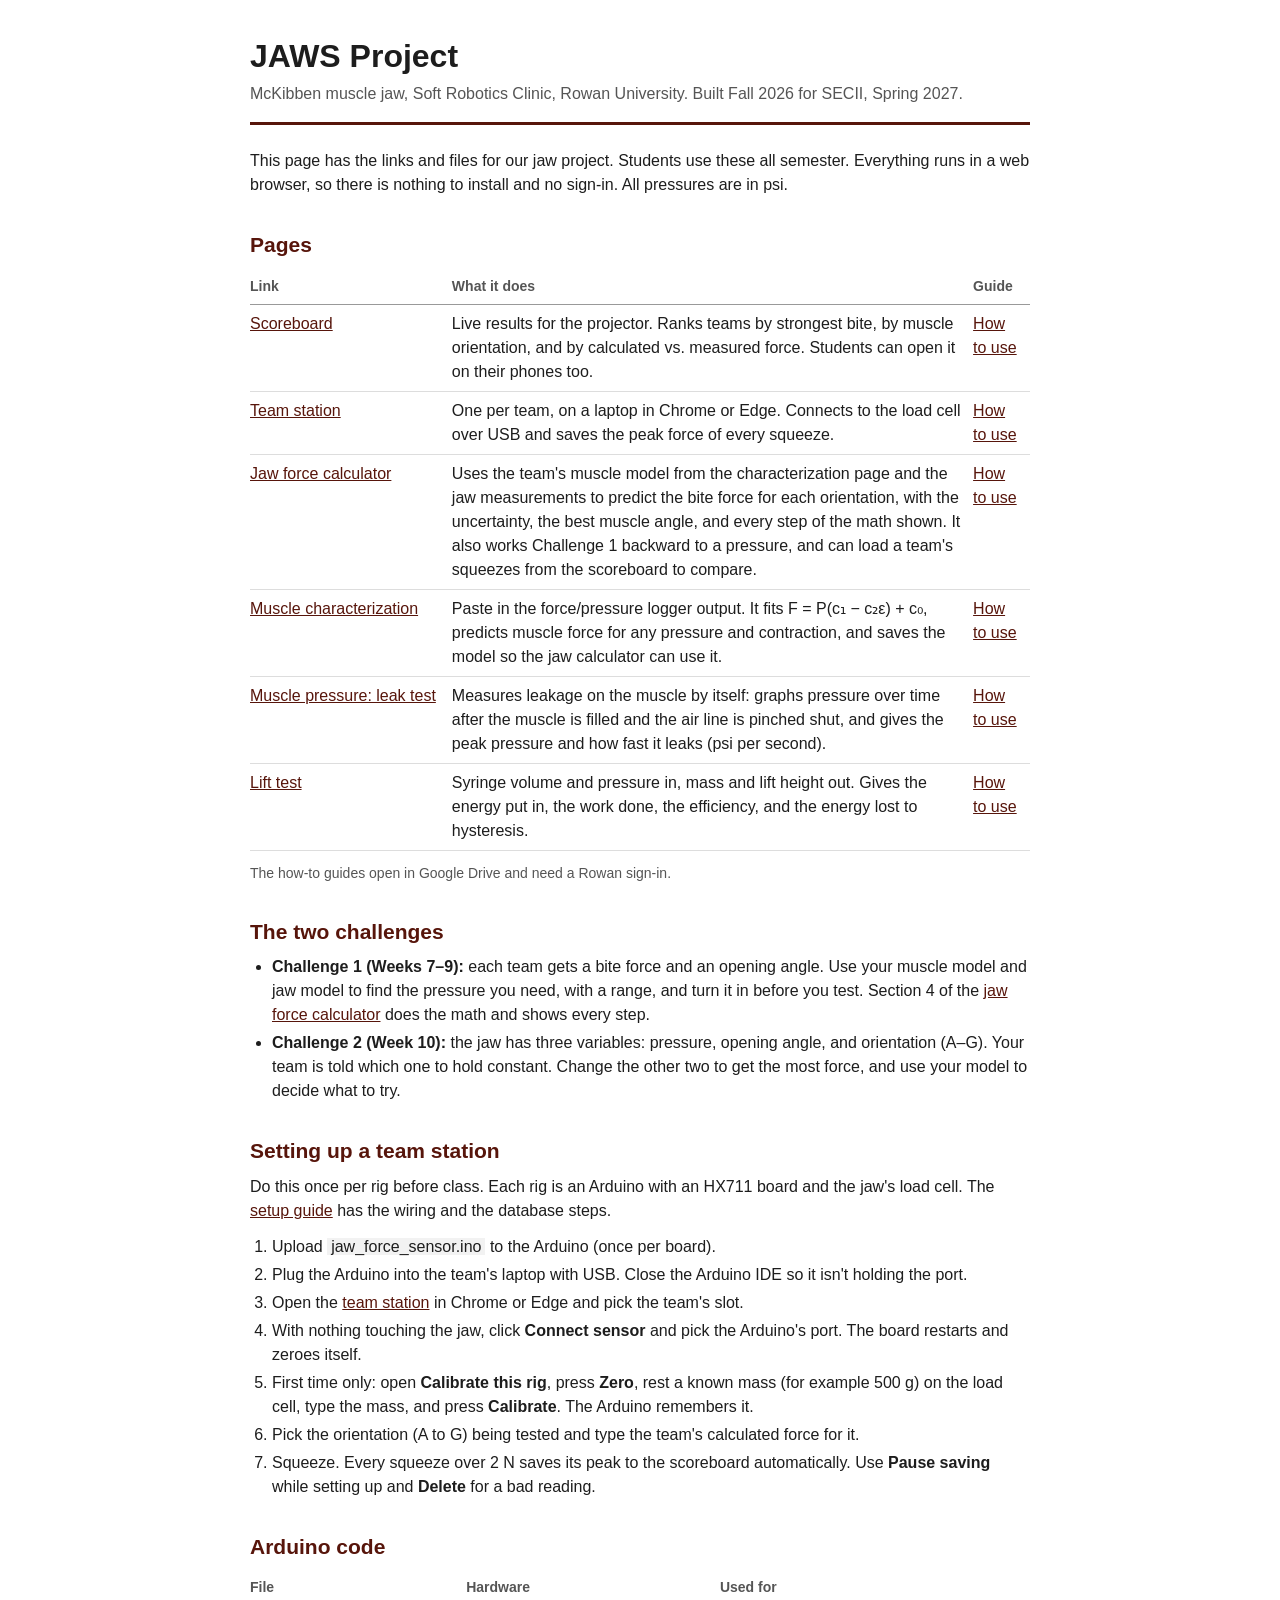
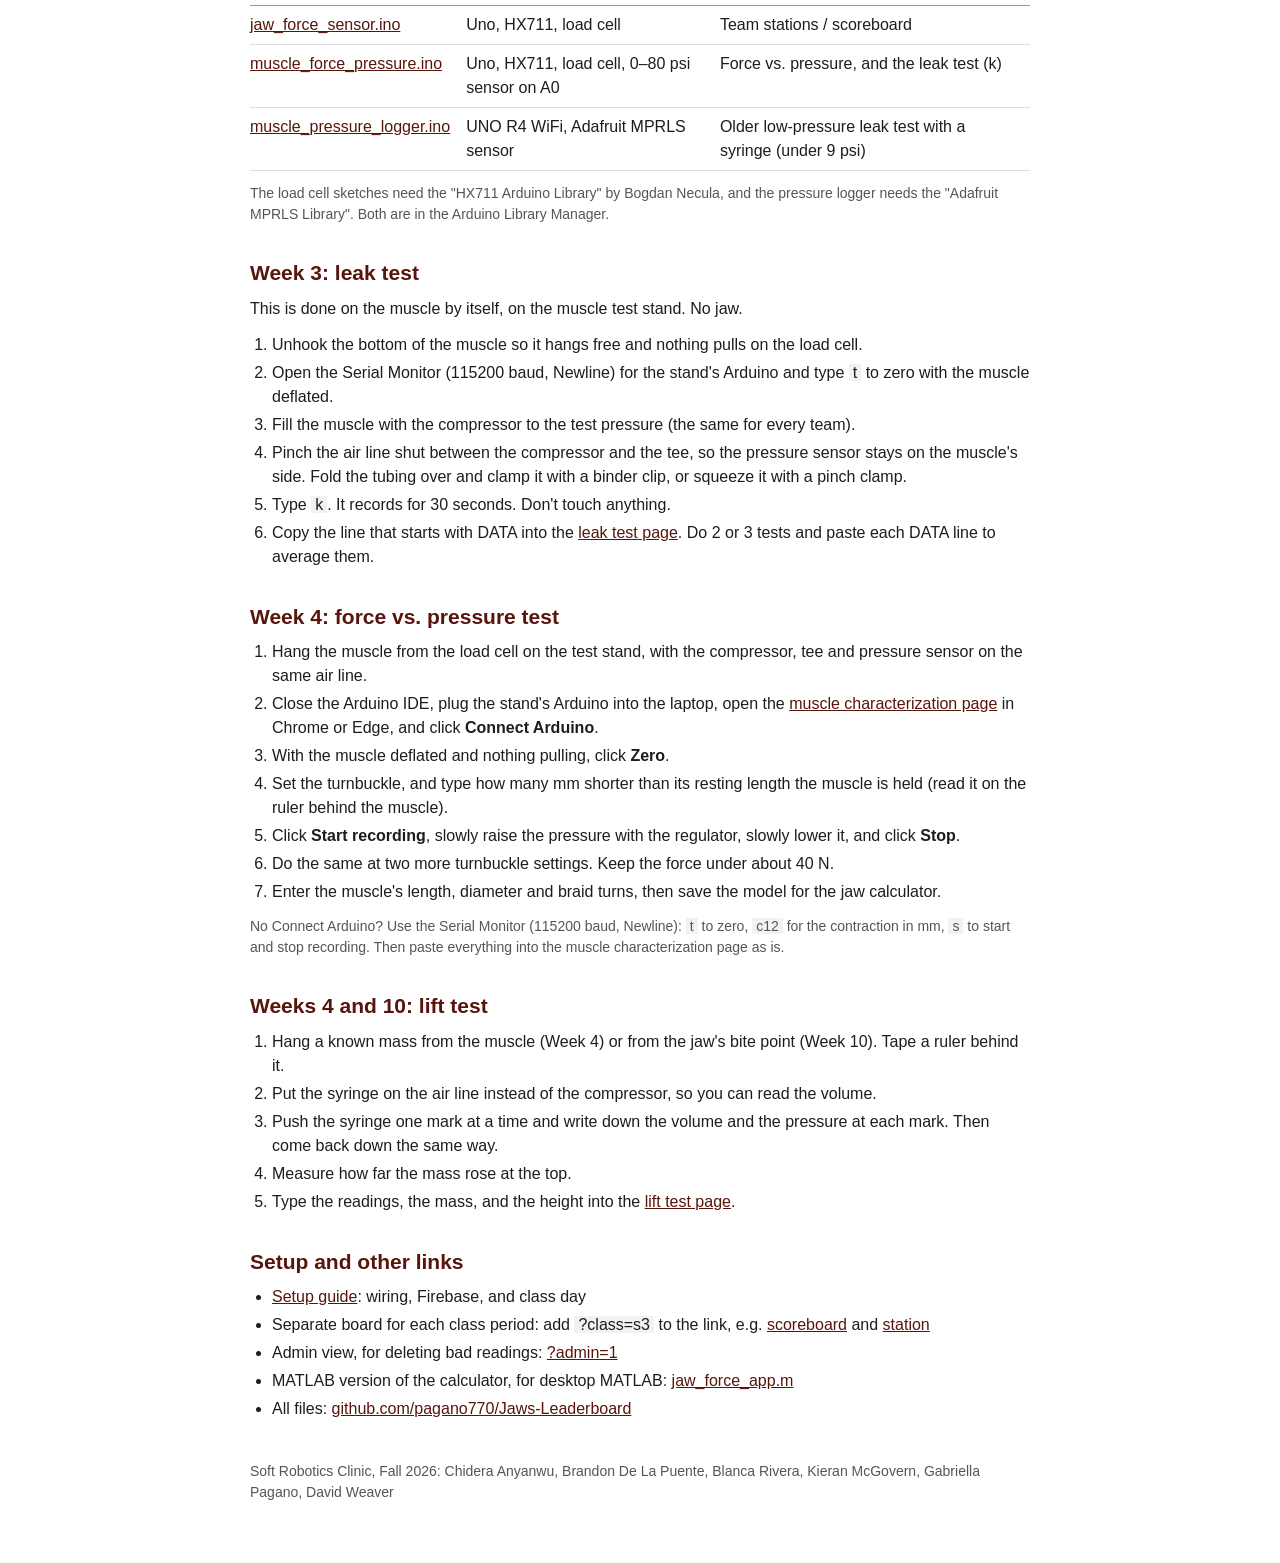
<file: guide.html>
<!DOCTYPE html>
<html lang="en">
<head>
<meta charset="utf-8">
<meta name="viewport" content="width=device-width, initial-scale=1">
<title>JAWS Project</title>
<base target="_blank">
<link rel="icon" href="data:image/svg+xml,<svg xmlns='http://www.w3.org/2000/svg' viewBox='0 0 100 100'><text y='.9em' font-size='90'>🐢</text></svg>">
<style>
body {
  margin: 0; background: #fff; color: #1d1d1d;
  font-family: "Helvetica Neue", Helvetica, Arial, sans-serif; font-size: 16px; line-height: 1.5;
}
main { max-width: 780px; margin: 0 auto; padding: 32px 20px 60px; }
h1 { font-size: 32px; margin: 0; }
.sub { color: #555; margin: 2px 0 0; }
hr { border: 0; border-top: 3px solid #57150B; margin: 16px 0 24px; }
h2 { font-size: 21px; margin: 32px 0 8px; color: #57150B; }
a { color: #57150B; }
p { margin: 0 0 12px; }
table { border-collapse: collapse; width: 100%; margin: 4px 0 12px; }
th, td { text-align: left; vertical-align: top; padding: 7px 10px 7px 0; border-bottom: 1px solid #ddd; }
th { font-size: 14px; color: #555; font-weight: bold; border-bottom: 1px solid #999; }
td:first-child { white-space: nowrap; padding-right: 16px; }
ol, ul { margin: 0 0 12px; padding-left: 22px; }
li { margin-bottom: 4px; }
code { font-family: inherit; background: #f2f2f2; padding: 0 4px; }
.small { font-size: 14px; color: #555; }
footer { margin-top: 40px; font-size: 14px; color: #555; }
@media (max-width: 560px) { td:first-child { white-space: normal; } td a { overflow-wrap: anywhere; } th, td { padding-right: 8px; } }
</style>
</head>
<body>
<main>
  <h1>JAWS Project</h1>
  <p class="sub">McKibben muscle jaw, Soft Robotics Clinic, Rowan University. Built Fall 2026 for SECII, Spring 2027.</p>
  <hr>

  <p>This page has the links and files for our jaw project. Students use these all semester. Everything runs in a web browser, so there is nothing to install and no sign-in. All pressures are in psi.</p>

  <h2>Pages</h2>
  <table>
    <tr><th>Link</th><th>What it does</th><th>Guide</th></tr>
    <tr><td><a href="./">Scoreboard</a></td><td>Live results for the projector. Ranks teams by strongest bite, by muscle orientation, and by calculated vs. measured force. Students can open it on their phones too.</td><td><a href="https://drive.google.com/file/d/1lj9n25CqP99jl9sHU9hoPTbBi3MKImQR/view?usp=sharing">How to use</a></td></tr>
    <tr><td><a href="./#station">Team station</a></td><td>One per team, on a laptop in Chrome or Edge. Connects to the load cell over USB and saves the peak force of every squeeze.</td><td><a href="https://drive.google.com/file/d/15-6Lnbkd1CwKo8lTXHO_bm9jrcf0oykV/view?usp=sharing">How to use</a></td></tr>
    <tr><td><a href="tools/jaw-calculator.html">Jaw force calculator</a></td><td>Uses the team's muscle model from the characterization page and the jaw measurements to predict the bite force for each orientation, with the uncertainty, the best muscle angle, and every step of the math shown. It also works Challenge 1 backward to a pressure, and can load a team's squeezes from the scoreboard to compare.</td><td><a href="https://drive.google.com/file/d/1Opzebr57eLpjEqtTshrPqxRlIau0_ySk/view?usp=sharing">How to use</a></td></tr>
    <tr><td><a href="tools/muscle-characterization.html">Muscle characterization</a></td><td>Paste in the force/pressure logger output. It fits F = P(c₁ − c₂ε) + c₀, predicts muscle force for any pressure and contraction, and saves the model so the jaw calculator can use it.</td><td><a href="https://drive.google.com/file/d/1am4YOiL4VXdsihKW4QFuSUmCzwrBapci/view?usp=sharing">How to use</a></td></tr>
    <tr><td><a href="tools/muscle-pressure.html">Muscle pressure: leak test</a></td><td>Measures leakage on the muscle by itself: graphs pressure over time after the muscle is filled and the air line is pinched shut, and gives the peak pressure and how fast it leaks (psi per second).</td><td><a href="https://drive.google.com/file/d/1fF00G31CKlRnlN5swF3SZMw2_DQHdNsM/view?usp=sharing">How to use</a></td></tr>
    <tr><td><a href="tools/lift-test.html">Lift test</a></td><td>Syringe volume and pressure in, mass and lift height out. Gives the energy put in, the work done, the efficiency, and the energy lost to hysteresis.</td><td><a href="https://drive.google.com/file/d/1vE1QuXgtknTjUk4NuWX14OIA7h71vY3V/view?usp=sharing">How to use</a></td></tr>
  </table>
  <p class="small">The how-to guides open in Google Drive and need a Rowan sign-in.</p>

  <h2>The two challenges</h2>
  <ul>
    <li><b>Challenge 1 (Weeks 7–9):</b> each team gets a bite force and an opening angle. Use your muscle model and jaw model to find the pressure you need, with a range, and turn it in before you test. Section 4 of the <a href="tools/jaw-calculator.html">jaw force calculator</a> does the math and shows every step.</li>
    <li><b>Challenge 2 (Week 10):</b> the jaw has three variables: pressure, opening angle, and orientation (A–G). Your team is told which one to hold constant. Change the other two to get the most force, and use your model to decide what to try.</li>
  </ul>

  <h2>Setting up a team station</h2>
  <p>Do this once per rig before class. Each rig is an Arduino with an HX711 board and the jaw's load cell. The <a href="https://github.com/pagano770/Jaws-Leaderboard/blob/main/SETUP.md">setup guide</a> has the wiring and the database steps.</p>
  <ol>
    <li>Upload <code>jaw_force_sensor.ino</code> to the Arduino (once per board).</li>
    <li>Plug the Arduino into the team's laptop with USB. Close the Arduino IDE so it isn't holding the port.</li>
    <li>Open the <a href="./#station">team station</a> in Chrome or Edge and pick the team's slot.</li>
    <li>With nothing touching the jaw, click <b>Connect sensor</b> and pick the Arduino's port. The board restarts and zeroes itself.</li>
    <li>First time only: open <b>Calibrate this rig</b>, press <b>Zero</b>, rest a known mass (for example 500 g) on the load cell, type the mass, and press <b>Calibrate</b>. The Arduino remembers it.</li>
    <li>Pick the orientation (A to G) being tested and type the team's calculated force for it.</li>
    <li>Squeeze. Every squeeze over 2 N saves its peak to the scoreboard automatically. Use <b>Pause saving</b> while setting up and <b>Delete</b> for a bad reading.</li>
  </ol>

  <h2>Arduino code</h2>
  <table>
    <tr><th>File</th><th>Hardware</th><th>Used for</th></tr>
    <tr><td><a href="https://github.com/pagano770/Jaws-Leaderboard/blob/main/jaw_force_sensor.ino">jaw_force_sensor.ino</a></td><td>Uno, HX711, load cell</td><td>Team stations / scoreboard</td></tr>
    <tr><td><a href="https://github.com/pagano770/Jaws-Leaderboard/blob/main/arduino/muscle_force_pressure/muscle_force_pressure.ino">muscle_force_pressure.ino</a></td><td>Uno, HX711, load cell, 0–80 psi sensor on A0</td><td>Force vs. pressure, and the leak test (k)</td></tr>
    <tr><td><a href="https://github.com/pagano770/Jaws-Leaderboard/blob/main/arduino/muscle_pressure_logger/muscle_pressure_logger.ino">muscle_pressure_logger.ino</a></td><td>UNO R4 WiFi, Adafruit MPRLS sensor</td><td>Older low-pressure leak test with a syringe (under 9 psi)</td></tr>
  </table>
  <p class="small">The load cell sketches need the "HX711 Arduino Library" by Bogdan Necula, and the pressure logger needs the "Adafruit MPRLS Library". Both are in the Arduino Library Manager.</p>

  <h2>Week 3: leak test</h2>
  <p>This is done on the muscle by itself, on the muscle test stand. No jaw.</p>
  <ol>
    <li>Unhook the bottom of the muscle so it hangs free and nothing pulls on the load cell.</li>
    <li>Open the Serial Monitor (115200 baud, Newline) for the stand's Arduino and type <code>t</code> to zero with the muscle deflated.</li>
    <li>Fill the muscle with the compressor to the test pressure (the same for every team).</li>
    <li>Pinch the air line shut between the compressor and the tee, so the pressure sensor stays on the muscle's side. Fold the tubing over and clamp it with a binder clip, or squeeze it with a pinch clamp.</li>
    <li>Type <code>k</code>. It records for 30 seconds. Don't touch anything.</li>
    <li>Copy the line that starts with DATA into the <a href="tools/muscle-pressure.html">leak test page</a>. Do 2 or 3 tests and paste each DATA line to average them.</li>
  </ol>

  <h2>Week 4: force vs. pressure test</h2>
  <ol>
    <li>Hang the muscle from the load cell on the test stand, with the compressor, tee and pressure sensor on the same air line.</li>
    <li>Close the Arduino IDE, plug the stand's Arduino into the laptop, open the <a href="tools/muscle-characterization.html">muscle characterization page</a> in Chrome or Edge, and click <b>Connect Arduino</b>.</li>
    <li>With the muscle deflated and nothing pulling, click <b>Zero</b>.</li>
    <li>Set the turnbuckle, and type how many mm shorter than its resting length the muscle is held (read it on the ruler behind the muscle).</li>
    <li>Click <b>Start recording</b>, slowly raise the pressure with the regulator, slowly lower it, and click <b>Stop</b>.</li>
    <li>Do the same at two more turnbuckle settings. Keep the force under about 40 N.</li>
    <li>Enter the muscle's length, diameter and braid turns, then save the model for the jaw calculator.</li>
  </ol>
  <p class="small">No Connect Arduino? Use the Serial Monitor (115200 baud, Newline): <code>t</code> to zero, <code>c12</code> for the contraction in mm, <code>s</code> to start and stop recording. Then paste everything into the muscle characterization page as is.</p>

  <h2>Weeks 4 and 10: lift test</h2>
  <ol>
    <li>Hang a known mass from the muscle (Week 4) or from the jaw's bite point (Week 10). Tape a ruler behind it.</li>
    <li>Put the syringe on the air line instead of the compressor, so you can read the volume.</li>
    <li>Push the syringe one mark at a time and write down the volume and the pressure at each mark. Then come back down the same way.</li>
    <li>Measure how far the mass rose at the top.</li>
    <li>Type the readings, the mass, and the height into the <a href="tools/lift-test.html">lift test page</a>.</li>
  </ol>

  <h2>Setup and other links</h2>
  <ul>
    <li><a href="https://github.com/pagano770/Jaws-Leaderboard/blob/main/SETUP.md">Setup guide</a>: wiring, Firebase, and class day</li>
    <li>Separate board for each class period: add <code>?class=s3</code> to the link, e.g. <a href="./?class=s3">scoreboard</a> and <a href="./?class=s3#station">station</a></li>
    <li>Admin view, for deleting bad readings: <a href="./?admin=1">?admin=1</a></li>
    <li>MATLAB version of the calculator, for desktop MATLAB: <a href="https://github.com/pagano770/Jaws-Leaderboard/blob/main/jaw_force_app.m">jaw_force_app.m</a></li>
    <li>All files: <a href="https://github.com/pagano770/Jaws-Leaderboard">github.com/pagano770/Jaws-Leaderboard</a></li>
  </ul>

  <footer>Soft Robotics Clinic, Fall 2026: Chidera Anyanwu, Brandon De La Puente, Blanca Rivera, Kieran McGovern, Gabriella Pagano, David Weaver</footer>
</main>
</body>
</html>
</file>
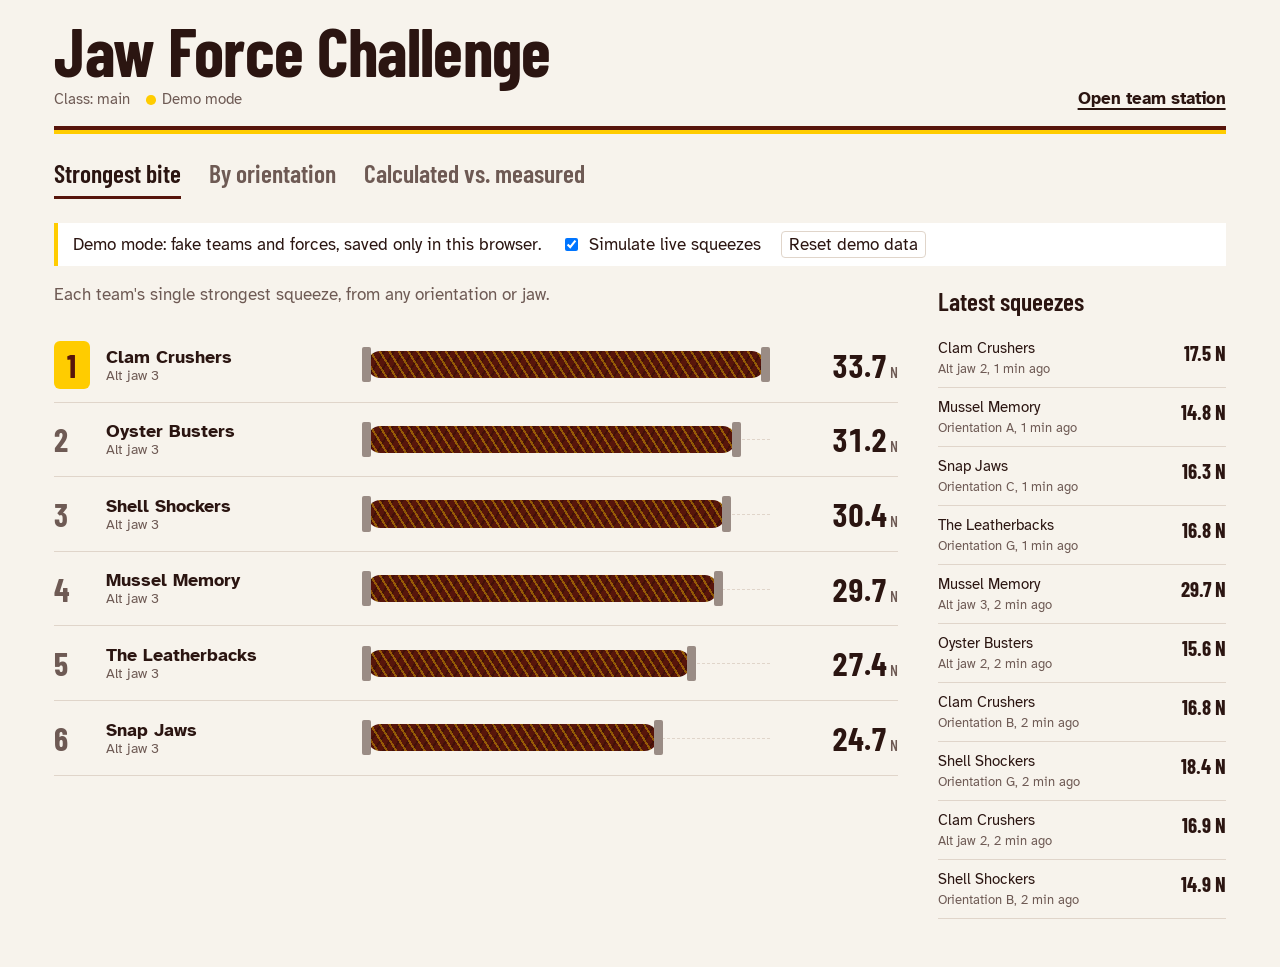
<file: index (1).html>
<!DOCTYPE html>
<html lang="en">
<head>
<meta charset="utf-8">
<meta name="viewport" content="width=device-width, initial-scale=1, viewport-fit=cover">
<title>Jaw Force Challenge</title>
<link rel="icon" href="data:image/svg+xml,<svg xmlns='http://www.w3.org/2000/svg' viewBox='0 0 100 100'><text y='.9em' font-size='90'>🐢</text></svg>">
<link rel="preconnect" href="https://fonts.googleapis.com">
<link rel="preconnect" href="https://fonts.gstatic.com" crossorigin>
<link href="https://fonts.googleapis.com/css2?family=Atkinson+Hyperlegible:wght@400;700&family=Barlow+Condensed:wght@500;600;700&display=swap" rel="stylesheet">
<script>
/* ======================= EDIT THIS SECTION ======================= */
const CONFIG = {
  title: "Jaw Force Challenge",
  // Up to 10 team slots. Teams can rename themselves on the station page,
  // and teams with no results are hidden from the scoreboard.
  teams: ["Team 1", "Team 2", "Team 3", "Team 4", "Team 5", "Team 6", "Team 7", "Team 8", "Team 9", "Team 10"],
  orientations: ["A", "B", "C", "D", "E", "F", "G"],
  altJaws: ["Alt jaw 1", "Alt jaw 2", "Alt jaw 3"],
  defaultClass: "main",        // override per period with ?class=p3
  defaultThresholdN: 2,        // squeezes must pass this force to count
  // Paste your Firebase web config here. Leave as null to run in demo mode
  // (fake teams, fake forces and simulated squeezes, saved only in this browser).
  firebase: null
  /* Example:
  firebase: {
    apiKey: "AIza...",
    authDomain: "your-project.firebaseapp.com",
    databaseURL: "https://your-project-default-rtdb.firebaseio.com",
    projectId: "your-project",
    appId: "1:123:web:abc"
  }
  */
};
/* ================================================================= */
</script>
<style>
:root {
  /* Rowan University: brown #57150B, gold #FFCC00 */
  --brown: #57150B;
  --gold: #FFCC00;
  --bg: #F7F3EC;
  --surface: #FFFFFF;
  --ink: #2B1511;
  --muted: #6E5A54;
  --line: #E0D5CA;
  --accent: var(--brown);
  --on-accent: #FFFFFF;
  --plate: var(--brown);
  --muscle: var(--brown);
  --bar-alt: var(--gold);
  --signal: var(--gold);
  --signal-line: #C29B00;
  --signal-soft: rgba(255, 204, 0, 0.28);
  --fitting: #9A8C85;
  --danger: #A32D1E;
  --display: "Barlow Condensed", "Arial Narrow", "Roboto Condensed", sans-serif;
  --body: "Atkinson Hyperlegible", "Segoe UI", system-ui, sans-serif;
  box-sizing: border-box;
  padding-top: env(safe-area-inset-top, 0px);
  padding-bottom: env(safe-area-inset-bottom, 0px);
}
@media (prefers-color-scheme: dark) {
  :root:not([data-theme="light"]) {
    --bg: #1B0E0B;
    --surface: #27150F;
    --ink: #F5EDE4;
    --muted: #C2ADA3;
    --line: #432920;
    --accent: var(--gold);
    --on-accent: var(--brown);
    --plate: var(--gold);
    --muscle: var(--gold);
    --bar-alt: #B0624C;
    --signal: var(--gold);
    --signal-line: var(--gold);
    --signal-soft: rgba(255, 204, 0, 0.18);
    --fitting: #8C7A72;
    --danger: #F08A73;
  }
}
:root[data-theme="dark"] {
    --bg: #1B0E0B;
    --surface: #27150F;
    --ink: #F5EDE4;
    --muted: #C2ADA3;
    --line: #432920;
    --accent: var(--gold);
    --on-accent: var(--brown);
    --plate: var(--gold);
    --muscle: var(--gold);
    --bar-alt: #B0624C;
    --signal: var(--gold);
    --signal-line: var(--gold);
    --signal-soft: rgba(255, 204, 0, 0.18);
    --fitting: #8C7A72;
    --danger: #F08A73;
}
*, *::before, *::after { box-sizing: inherit; }
html { scroll-padding-top: env(safe-area-inset-top, 0px); }
body {
  margin: 0; background: var(--bg); color: var(--ink);
  font-family: var(--body); font-size: 1.0625rem; line-height: 1.5;
}
button, input, select { font: inherit; color: inherit; }
button { cursor: pointer; }
:focus-visible { outline: 3px solid var(--plate); outline-offset: 2px; }
.wrap { max-width: 78rem; margin: 0 auto; padding: 1.25rem clamp(1rem, 3vw, 2.5rem) 3rem; }

/* Header */
.top { display: flex; flex-wrap: wrap; align-items: end; justify-content: space-between; gap: .75rem 2rem; border-bottom: 4px solid var(--brown); box-shadow: 0 4px 0 var(--gold); padding-bottom: .9rem; }
.top h1 { font-family: var(--display); font-weight: 700; font-size: clamp(2.4rem, 6vw, 4.25rem); line-height: .9; margin: 0; letter-spacing: -.01em; }
.meta { display: flex; align-items: center; gap: 1rem; color: var(--muted); font-size: .95rem; margin-top: .45rem; }
.status { display: inline-flex; align-items: center; gap: .4rem; }
.status::before { content: ""; width: .6rem; height: .6rem; border-radius: 50%; background: var(--fitting); }
.status.live::before { background: #3FA34D; }
.status.demo::before { background: var(--signal); }
.switch { color: var(--ink); font-weight: 700; text-decoration-thickness: 2px; text-underline-offset: 4px; }

/* Tabs */
.tabs { display: flex; gap: .25rem 1.75rem; flex-wrap: wrap; margin: 1.25rem 0 1.5rem; }
.tabs button { background: none; border: 0; padding: .25rem 0; font-family: var(--display); font-weight: 600; font-size: 1.6rem; color: var(--muted); border-bottom: 3px solid transparent; }
.tabs button[aria-selected="true"] { color: var(--ink); border-bottom-color: var(--accent); }

.board { display: grid; grid-template-columns: minmax(0, 1fr) 18rem; gap: 2.5rem; align-items: start; }
.board.wide { grid-template-columns: 1fr; }
.board.wide .feed ol { columns: 2 16rem; column-gap: 2.5rem; }
.board.wide .feed li { break-inside: avoid; }
@media (max-width: 60rem) { .board { grid-template-columns: 1fr; } }
.note { color: var(--muted); max-width: 60ch; margin: 0 0 1.25rem; }

/* Ranked rows with McKibben-muscle bars */
.rows { list-style: none; margin: 0; padding: 0; }
.row { display: grid; grid-template-columns: 2.2rem minmax(6rem, 15rem) minmax(0, 1fr) 7rem; align-items: center; gap: 1rem; padding: .8rem 0; border-bottom: 1px solid var(--line); }
.rank { font-family: var(--display); font-weight: 700; font-size: 2rem; color: var(--muted); }
.row:first-child .rank { background: var(--gold); color: var(--brown); border-radius: 6px; text-align: center; }
.who { font-weight: 700; font-size: 1.15rem; line-height: 1.2; }
.who small { display: block; font-weight: 400; color: var(--muted); font-size: .85rem; }
.track { display: block; position: relative; height: 1.7rem; padding: 0 5px; }
.track::before { content: ""; position: absolute; left: 0; right: 0; top: 50%; border-top: 1px dashed var(--line); }
.muscle {
  display: block; position: relative; height: 100%; border-radius: .85rem; min-width: 1.7rem; width: var(--w, 0%);
  background:
    repeating-linear-gradient(58deg, rgba(255,204,0,.38) 0 2px, transparent 2px 8px),
    repeating-linear-gradient(-58deg, rgba(0,0,0,.24) 0 2px, transparent 2px 8px),
    var(--muscle);
  transition: width .7s cubic-bezier(.2,.8,.2,1);
}
.muscle.error { background:
    repeating-linear-gradient(58deg, rgba(255,255,255,.24) 0 2px, transparent 2px 8px),
    repeating-linear-gradient(-58deg, rgba(0,0,0,.24) 0 2px, transparent 2px 8px),
    var(--bar-alt); }
.muscle::before, .muscle::after { content: ""; position: absolute; top: -4px; bottom: -4px; width: 9px; border-radius: 2px; background: var(--fitting); }
.muscle::before { left: -5px; }
.muscle::after { right: -5px; }
.val { text-align: right; font-family: var(--display); font-weight: 700; font-size: 2rem; line-height: 1; font-variant-numeric: tabular-nums; }
.val small { font-size: 1rem; font-weight: 500; color: var(--muted); margin-left: .15rem; }
.row.record { animation: record 2.4s ease-out; }
@keyframes record { 0%, 40% { background: var(--signal-soft); } 100% { background: transparent; } }
@media (max-width: 36rem) {
  .row { grid-template-columns: 1.8rem minmax(0, 1fr) 5.5rem; }
  .row .track { grid-column: 2 / -1; grid-row: 2; }
}

/* Matrix */
.scroll { overflow-x: auto; }
table.matrix { border-collapse: collapse; width: 100%; min-width: 38rem; font-variant-numeric: tabular-nums; }
.matrix th, .matrix td { padding: .55rem .5rem; text-align: center; border-bottom: 1px solid var(--line); }
.matrix thead th { font-family: var(--display); font-weight: 600; font-size: 1.3rem; }
.matrix thead th.sep, .matrix td.sep { border-left: 2px solid var(--plate); }
.matrix th[scope="row"] { text-align: left; white-space: nowrap; }
.matrix td b { font-family: var(--display); font-size: 1.45rem; font-weight: 600; }
.matrix td small { display: block; color: var(--muted); font-size: .75rem; }
.matrix td.best { background: var(--signal-soft); box-shadow: inset 0 -3px 0 var(--signal); }
.matrix tfoot th, .matrix tfoot td { border-top: 2px solid var(--ink); border-bottom: 0; color: var(--muted); }
.matrix .empty { color: var(--line); }
.chips { display: flex; flex-wrap: wrap; gap: .3rem; margin-top: .3rem; }
.chip { font-size: .8rem; padding: .05rem .45rem; border: 1px solid var(--line); border-radius: 3px; color: var(--muted); }

/* Feed */
.feed h2 { font-family: var(--display); font-weight: 600; font-size: 1.6rem; margin: 0 0 .5rem; }
.feed ol { list-style: none; margin: 0; padding: 0; }
.feed li { display: flex; justify-content: space-between; gap: .75rem; padding: .5rem 0; border-bottom: 1px solid var(--line); font-size: .95rem; }
.feed li b { font-family: var(--display); font-size: 1.3rem; }
.feed .ago { color: var(--muted); font-size: .8rem; display: block; }
.x { background: none; border: 1px solid var(--line); border-radius: 4px; padding: 0 .45rem; color: var(--danger); }

.empty-state { padding: 2rem 0; color: var(--muted); max-width: 55ch; }
.empty-state strong { color: var(--ink); display: block; font-size: 1.2rem; }

/* Station */
.station { display: grid; grid-template-columns: minmax(0, 22rem) minmax(0, 1fr); gap: 2.5rem; margin-top: 1.5rem; }
@media (max-width: 56rem) { .station { grid-template-columns: 1fr; } }
.field { margin-bottom: 1.4rem; }
.field > label, .field > .label { display: block; font-weight: 700; margin-bottom: .4rem; }
select, input[type="number"], input[type="text"] { background: var(--surface); border: 2px solid var(--line); border-radius: 6px; padding: .5rem .6rem; width: 100%; }
.cfgs { display: grid; grid-template-columns: repeat(auto-fill, minmax(3.2rem, 1fr)); gap: .4rem; }
.cfgs.alt { grid-template-columns: repeat(auto-fill, minmax(6.5rem, 1fr)); }
.cfgs button { background: var(--surface); border: 2px solid var(--line); border-radius: 6px; padding: .45rem .3rem; font-family: var(--display); font-size: 1.3rem; font-weight: 600; }
.cfgs button[aria-pressed="true"] { background: var(--accent); border-color: var(--accent); color: var(--on-accent); }
.btn { background: var(--accent); color: var(--on-accent); border: 0; border-radius: 6px; padding: .7rem 1.2rem; font-weight: 700; }
.btn.secondary { background: transparent; color: var(--ink); border: 2px solid var(--accent); }
.btn:disabled { opacity: .45; cursor: not-allowed; }
.btns { display: flex; flex-wrap: wrap; gap: .5rem; }
.readout { background: var(--surface); border: 2px solid var(--line); border-radius: 10px; padding: 1.25rem 1.5rem; }
.readout.capturing { border-color: var(--signal); }
.bignum { font-family: var(--display); font-weight: 700; font-size: clamp(4.5rem, 12vw, 8rem); line-height: .9; font-variant-numeric: tabular-nums; }
.bignum small { font-size: .35em; color: var(--muted); font-weight: 500; }
.readline { display: flex; flex-wrap: wrap; justify-content: space-between; gap: .5rem; color: var(--muted); margin-top: .35rem; }
canvas { width: 100%; height: 7rem; display: block; margin-top: 1rem; }
.hint { color: var(--muted); font-size: .9rem; margin: .4rem 0 0; }
details { margin-top: 1rem; border-top: 1px solid var(--line); padding-top: .75rem; }
summary { font-weight: 700; cursor: pointer; }
.inline { display: flex; gap: .5rem; align-items: center; }
.inline input { max-width: 9rem; }
.toggle { display: flex; align-items: center; gap: .5rem; }
.mytrials { list-style: none; padding: 0; margin: .5rem 0 0; }
.mytrials li { display: flex; align-items: center; justify-content: space-between; gap: 1rem; padding: .45rem 0; border-bottom: 1px solid var(--line); }
.mytrials b { font-family: var(--display); font-size: 1.35rem; }
.toast { position: fixed; left: 50%; bottom: calc(1.25rem + env(safe-area-inset-bottom, 0px)); transform: translateX(-50%); background: var(--ink); color: var(--bg); padding: .7rem 1.2rem; border-radius: 8px; font-weight: 700; opacity: 0; pointer-events: none; transition: opacity .25s; max-width: 90vw; }
.toast.show { opacity: 1; }
.warn { border-left: 4px solid var(--signal); padding: .5rem .9rem; background: var(--surface); margin: 1rem 0; }
.demo-bar { display: flex; flex-wrap: wrap; align-items: center; gap: .5rem 1.25rem; }
.hidden { display: none !important; }
@media (prefers-reduced-motion: reduce) {
  .muscle, .toast { transition: none; }
  .row.record { animation: none; background: var(--signal-soft); }
}
</style>
</head>
<body>
<div class="wrap">
  <header class="top">
    <div>
      <h1 id="title">Jaw Force Challenge</h1>
      <div class="meta"><span id="classLabel"></span><span id="status" class="status">Connecting</span></div>
    </div>
    <a id="switchView" class="switch" href="#"></a>
  </header>

  <!-- ============ SCOREBOARD ============ -->
  <section id="boardView" class="hidden">
    <div class="tabs" role="tablist">
      <button role="tab" id="tab-bite" aria-selected="true" data-tab="bite">Strongest bite</button>
      <button role="tab" id="tab-matrix" aria-selected="false" data-tab="matrix">By orientation</button>
      <button role="tab" id="tab-acc" aria-selected="false" data-tab="acc">Calculated vs. measured</button>
    </div>
    <div id="demoWarn" class="warn demo-bar hidden">
      <span>Demo mode: fake teams and forces, saved only in this browser.</span>
      <label class="toggle"><input type="checkbox" id="simLive" checked> Simulate live squeezes</label>
      <button id="sample" class="x" style="color:var(--ink)">Reset demo data</button>
    </div>
    <div class="board" id="boardGrid">
      <div id="panel" role="tabpanel"></div>
      <aside class="feed">
        <h2>Latest squeezes</h2>
        <ol id="feed"></ol>
        <button id="clearAll" class="btn secondary hidden" style="margin-top:1.25rem">Clear all results for this class</button>
      </aside>
    </div>
  </section>

  <!-- ============ TEAM STATION ============ -->
  <section id="stationView" class="hidden">
    <div id="noSerial" class="warn hidden">This browser can't read the sensor. Open this page in Chrome or Edge on a laptop or desktop.</div>
    <div class="station">
      <div>
        <div class="field">
          <label for="teamSel">Your team</label>
          <select id="teamSel"></select>
        </div>
        <div class="field" id="nameField">
          <label for="nameInput">Team name</label>
          <input type="text" id="nameInput" maxlength="24" placeholder="Name your team" autocomplete="off">
          <p class="hint">Shows on the scoreboard for everyone. Saves when you leave the box. Clear it to go back to the default.</p>
        </div>
        <div class="field">
          <span class="label">Standard jaw orientation</span>
          <div class="cfgs" id="stdCfgs"></div>
        </div>
        <div class="field">
          <span class="label">Alternate jaws</span>
          <div class="cfgs alt" id="altCfgs"></div>
        </div>
        <div class="field" id="calcField">
          <label for="calcInput">Your calculated force for <span id="calcCfg"></span> (N)</label>
          <input type="number" id="calcInput" min="0" step="0.01" placeholder="From your ΣM = 0 equation">
          <p class="hint">Used for the calculated vs. measured board. Saves when you leave the box.</p>
        </div>
      </div>

      <div>
        <div class="btns">
          <button class="btn" id="connectBtn">Connect sensor</button>
          <button class="btn secondary" id="tareBtn" disabled>Zero</button>
          <button class="btn secondary hidden" id="simBtn">Simulate a squeeze</button>
        </div>
        <p class="hint">Keep the jaw open and unloaded while connecting. The sensor zeroes itself.</p>

        <div class="readout" id="readout" style="margin-top:1rem">
          <div class="bignum" id="liveNum">–<small> N</small></div>
          <div class="readline"><span id="liveState">Sensor not connected</span><span id="peakNow"></span></div>
          <canvas id="spark" aria-hidden="true"></canvas>
        </div>

        <div class="field" style="margin-top:1rem">
          <div class="inline">
            <label for="thrInput" style="font-weight:700">Count squeezes above</label>
            <input type="number" id="thrInput" min="0.1" step="0.1"> <span>N</span>
          </div>
          <label class="toggle" style="margin-top:.6rem"><input type="checkbox" id="pauseChk"> Pause saving (practice squeezes)</label>
        </div>

        <details>
          <summary>Calibrate this rig</summary>
          <p class="hint">Do this once per rig. Remove all load and press Zero. Then rest a known mass on the load cell, enter it, and press Calibrate. The Arduino remembers it.</p>
          <div class="inline" style="margin-top:.6rem">
            <input type="number" id="massInput" min="1" step="1" placeholder="grams" aria-label="Known mass in grams">
            <button class="btn secondary" id="calBtn" disabled>Calibrate</button>
          </div>
        </details>

        <h2 style="font-family:var(--display);font-weight:600;font-size:1.6rem;margin:1.75rem 0 0">Your team's squeezes</h2>
        <ul class="mytrials" id="myTrials"></ul>
      </div>
    </div>
  </section>
</div>
<div class="toast" id="toast" role="status" aria-live="polite"></div>

<script type="module">
/* ---------- setup ---------- */
const params = new URLSearchParams(location.search);
const CLASS_ID = ((params.get("class") || CONFIG.defaultClass).replace(/[^a-zA-Z0-9_-]/g, "")) || "main";
const ADMIN = params.get("admin") === "1";

const TEAMS = CONFIG.teams.slice(0, 10).map((name, i) => ({ id: "team" + (i + 1), name }));
const CFGS = [
  ...CONFIG.orientations.map(o => ({ id: o, label: "Orientation " + o, short: o, kind: "std" })),
  ...CONFIG.altJaws.map((name, i) => ({ id: "ALT" + (i + 1), label: name, short: name, kind: "alt" }))
];
const $ = id => document.getElementById(id);
const esc = s => String(s).replace(/[&<>"']/g, c => ({ "&": "&amp;", "<": "&lt;", ">": "&gt;", '"': "&quot;", "'": "&#39;" }[c]));
const fmt = n => (Math.round(n * 10) / 10).toFixed(1);
const mean = a => a.reduce((s, x) => s + x, 0) / a.length;
const sleep = ms => new Promise(r => setTimeout(r, ms));
const cfgLabel = id => (CFGS.find(c => c.id === id) || { label: id }).label;

function toast(msg) {
  const t = $("toast");
  t.textContent = msg;
  t.classList.add("show");
  clearTimeout(toast.timer);
  toast.timer = setTimeout(() => t.classList.remove("show"), 2600);
}
function ago(ts) {
  const s = Math.max(0, Math.round((Date.now() - ts) / 1000));
  if (s < 60) return s + " s ago";
  if (s < 3600) return Math.round(s / 60) + " min ago";
  return new Date(ts).toLocaleTimeString([], { hour: "numeric", minute: "2-digit" });
}
const safeGet = k => { try { return localStorage.getItem(k); } catch { return null; } };
const safeSet = (k, v) => { try { localStorage.setItem(k, v); } catch {} };

/* ---------- demo data model ---------- */
const DEMO_NAMES = ["Clam Crushers", "Shell Shockers", "The Leatherbacks", "Oyster Busters", "Snap Jaws", "Mussel Memory"];
const DEMO_SKILL = [1.12, 1.0, 0.93, 1.06, 0.87, 0.98];
const DEMO_BIAS = [0.06, -0.12, 0.2, -0.04, 0.28, 0.1];   // how far off each team's calculations run
const ORI_BASE = { A: 14, B: 16, C: 19, D: 12, E: 17, F: 21, G: 18, ALT1: 24, ALT2: 15, ALT3: 28 };
const cfgBase = (id, i) => ORI_BASE[id] || 12 + i * 1.3;
function demoForce(teamIdx, cfgId) {
  const i = CFGS.findIndex(c => c.id === cfgId);
  return +(cfgBase(cfgId, i) * (DEMO_SKILL[teamIdx] || 1) * (1 + (Math.random() - 0.5) * 0.18)).toFixed(2);
}
function buildDemoData() {
  const d = { trials: {}, calc: {}, names: {} };
  let n = 0;
  DEMO_NAMES.forEach((name, ti) => {
    const id = TEAMS[ti] && TEAMS[ti].id;
    if (!id) return;
    d.names[id] = name;
    d.calc[id] = {};
    CFGS.forEach((c, ci) => {
      if (Math.random() < 0.12) return;  // some teams haven't tested everything yet
      const reps = 3 + Math.floor(Math.random() * 3);
      for (let k = 0; k < reps; k++) {
        d.trials["d" + (n++)] = { team: id, config: c.id, force: demoForce(ti, c.id), t: Date.now() - Math.floor(Math.random() * 2400000) - 60000 };
      }
      if (c.kind === "std") d.calc[id][c.id] = +(cfgBase(c.id, ci) * DEMO_SKILL[ti] * (1 + DEMO_BIAS[ti] + (Math.random() - 0.5) * 0.2)).toFixed(2);
    });
  });
  return d;
}

/* ---------- data stores ---------- */
async function firebaseStore() {
  const V = "10.12.2";
  const { initializeApp } = await import(`https://www.gstatic.com/firebasejs/${V}/firebase-app.js`);
  const fb = await import(`https://www.gstatic.com/firebasejs/${V}/firebase-database.js`);
  const db = fb.getDatabase(initializeApp(CONFIG.firebase));
  const base = `jawboard/${CLASS_ID}`;
  const r = p => fb.ref(db, `${base}/${p}`);
  return {
    mode: "live",
    onTrials(cb) { fb.onValue(r("trials"), s => cb(Object.entries(s.val() || {}).map(([id, t]) => ({ id, ...t })))); },
    onCalc(cb) { fb.onValue(r("calc"), s => cb(s.val() || {})); },
    onNames(cb) { fb.onValue(r("names"), s => cb(s.val() || {})); },
    onConnection(cb) { fb.onValue(fb.ref(db, ".info/connected"), s => cb(!!s.val())); },
    addTrial(t) { return fb.push(r("trials"), { ...t, t: fb.serverTimestamp() }); },
    deleteTrial(id) { return fb.remove(r("trials/" + id)); },
    setCalc(team, cfg, val) { return fb.set(r(`calc/${team}/${cfg}`), val); },
    setName(team, name) { return fb.set(r(`names/${team}`), name); },
    async clearAll() {
      const [tr, ca, nm] = await Promise.all([fb.get(r("trials")), fb.get(r("calc")), fb.get(r("names"))]);
      const u = {};
      Object.keys(tr.val() || {}).forEach(k => u["trials/" + k] = null);
      Object.entries(ca.val() || {}).forEach(([team, cfgs]) => Object.keys(cfgs).forEach(c => u[`calc/${team}/${c}`] = null));
      Object.keys(nm.val() || {}).forEach(k => u["names/" + k] = null);
      return fb.update(fb.ref(db, base), u);
    }
  };
}

function localStore() {
  const key = "jawboard-demo:" + CLASS_ID;
  const empty = () => ({ trials: {}, calc: {}, names: {} });
  const load = () => { try { return { ...empty(), ...JSON.parse(safeGet(key)) }; } catch { return empty(); } };
  let mem = null;  // fallback if browser storage is unavailable
  const read = () => mem || load();
  const subs = { trials: [], calc: [], names: [] };
  const emit = () => {
    const d = read();
    subs.trials.forEach(cb => cb(Object.entries(d.trials).map(([id, t]) => ({ id, ...t }))));
    subs.calc.forEach(cb => cb(d.calc));
    subs.names.forEach(cb => cb(d.names));
  };
  const save = d => { safeSet(key, JSON.stringify(d)); if (safeGet(key) === null) mem = d; emit(); };
  addEventListener("storage", e => { if (e.key === key) emit(); });
  if (!safeGet(key)) save(buildDemoData());
  return {
    mode: "demo",
    onTrials(cb) { subs.trials.push(cb); emit(); },
    onCalc(cb) { subs.calc.push(cb); emit(); },
    onNames(cb) { subs.names.push(cb); emit(); },
    onConnection(cb) { cb(true); },
    async addTrial(t) { const d = read(); d.trials[Date.now().toString(36) + Math.random().toString(36).slice(2, 6)] = { ...t, t: Date.now() }; save(d); },
    async deleteTrial(id) { const d = read(); delete d.trials[id]; save(d); },
    async setCalc(team, cfg, val) { const d = read(); d.calc[team] = d.calc[team] || {}; if (val == null) delete d.calc[team][cfg]; else d.calc[team][cfg] = val; save(d); },
    async setName(team, name) { const d = read(); if (name == null) delete d.names[team]; else d.names[team] = name; save(d); },
    async clearAll() { save(empty()); },
    async resetDemo() { save(buildDemoData()); }
  };
}

let store;
try {
  store = CONFIG.firebase && CONFIG.firebase.databaseURL ? await firebaseStore() : localStore();
} catch (err) {
  console.error(err);
  toast("Couldn't reach the database. Check the Firebase settings. Running in demo mode.");
  store = localStore();
}
const DEMO = store.mode === "demo";

/* ---------- shared state ---------- */
const state = { trials: [], calc: {}, names: {}, tab: "bite", prevBest: null };
const teamName = id => state.names[id] || (TEAMS.find(t => t.id === id) || { name: id }).name;
document.title = CONFIG.title;
$("title").textContent = CONFIG.title;
$("classLabel").textContent = "Class: " + CLASS_ID;

store.onConnection(ok => {
  const s = $("status");
  s.className = "status " + (DEMO ? "demo" : ok ? "live" : "");
  s.textContent = DEMO ? "Demo mode" : ok ? "Live" : "Reconnecting";
});

/* ---------- scoreboard ---------- */
function stats() {
  const byTeam = {};
  TEAMS.forEach(t => byTeam[t.id] = { best: null, cfg: {}, n: 0 });
  state.trials.forEach(tr => {
    const T = byTeam[tr.team];
    if (!T || typeof tr.force !== "number") return;
    (T.cfg[tr.config] = T.cfg[tr.config] || []).push(tr.force);
    T.n++;
    if (!T.best || tr.force > T.best.force) T.best = tr;
  });
  return byTeam;
}

function renderBite(S) {
  const ranked = TEAMS.filter(t => S[t.id].best).sort((a, b) => S[b.id].best.force - S[a.id].best.force);
  if (!ranked.length) return `<div class="empty-state"><strong>No squeezes yet.</strong>Open the team station on a laptop connected to a sensor, pick your team and jaw, and squeeze. Results appear here instantly.</div>`;
  const max = S[ranked[0].id].best.force || 1;
  const prev = state.prevBest;
  const rows = ranked.map((t, i) => {
    const b = S[t.id].best;
    const isRecord = prev && (prev[t.id] == null || b.force > prev[t.id]);
    return `<li class="row${isRecord ? " record" : ""}">
      <span class="rank">${i + 1}</span>
      <span class="who">${esc(teamName(t.id))}<small>${esc(cfgLabel(b.config))}</small></span>
      <span class="track"><span class="muscle" style="--w:${(b.force / max * 100).toFixed(1)}%"></span></span>
      <span class="val">${fmt(b.force)}<small>N</small></span></li>`;
  }).join("");
  return `<p class="note">Each team's single strongest squeeze, from any orientation or jaw.</p><ol class="rows">${rows}</ol>`;
}

function renderMatrix(S) {
  const active = TEAMS.filter(t => S[t.id].n);
  if (!active.length) return `<div class="empty-state"><strong>No squeezes yet.</strong>Averages for every team, orientation and alternate jaw will fill in here.</div>`;
  const colBest = {}, colAll = {};
  CFGS.forEach(c => {
    colAll[c.id] = [];
    active.forEach(t => {
      const v = S[t.id].cfg[c.id];
      if (v) { const m = mean(v); colAll[c.id].push(...v); if (colBest[c.id] == null || m > colBest[c.id]) colBest[c.id] = m; }
    });
  });
  const firstAlt = CFGS.findIndex(c => c.kind === "alt");
  const sep = i => i === firstAlt ? " sep" : "";
  const head = CFGS.map((c, i) => `<th scope="col" class="${sep(i)}" title="${esc(c.label)}">${esc(c.kind === "alt" ? "Alt " + c.id.slice(3) : c.short)}</th>`).join("");
  const body = active.map(t => `<tr><th scope="row">${esc(teamName(t.id))}</th>${CFGS.map((c, i) => {
    const v = S[t.id].cfg[c.id];
    if (!v) return `<td class="empty${sep(i)}">–</td>`;
    const m = mean(v);
    return `<td class="${m === colBest[c.id] ? "best" : ""}${sep(i)}" title="${v.map(fmt).join(", ")} N"><b>${fmt(m)}</b><small>×${v.length}</small></td>`;
  }).join("")}</tr>`).join("");
  const foot = CFGS.map((c, i) => `<td class="${sep(i)}">${colAll[c.id].length ? fmt(mean(colAll[c.id])) : "–"}</td>`).join("");
  return `<p class="note">Average force in newtons. Small numbers show how many squeezes were averaged. Highlighted cells are the strongest team for that column. The bottom row answers which orientation worked best for the whole class.</p>
    <div class="scroll"><table class="matrix"><thead><tr><th></th>${head}</tr></thead><tbody>${body}</tbody><tfoot><tr><th scope="row">Class average</th>${foot}</tr></tfoot></table></div>`;
}

function renderAcc(S) {
  const rows = TEAMS.map(t => {
    const calc = state.calc[t.id] || {};
    const errs = CFGS.filter(c => c.kind === "std" && calc[c.id] > 0 && S[t.id].cfg[c.id])
      .map(c => ({ id: c.id, pct: Math.abs(mean(S[t.id].cfg[c.id]) - calc[c.id]) / calc[c.id] * 100 }));
    return { t, errs, avg: errs.length ? mean(errs.map(e => e.pct)) : null };
  }).filter(r => r.avg != null).sort((a, b) => a.avg - b.avg);
  if (!rows.length) return `<div class="empty-state"><strong>No calculated forces yet.</strong>On the team station, enter your calculated force for each orientation you test. Once a team has both a calculation and a measurement for the same orientation, they appear here.</div>`;
  const max = Math.max(...rows.map(r => r.avg), 1);
  return `<p class="note">How close each team's moment-equation prediction came to the load cell, averaged across orientations. Smaller is better.</p><ol class="rows">${rows.map((r, i) => `
    <li class="row"><span class="rank">${i + 1}</span>
      <span class="who">${esc(teamName(r.t.id))}<small>${r.errs.length} orientation${r.errs.length > 1 ? "s" : ""} compared</small>
        <span class="chips">${r.errs.map(e => `<span class="chip">${e.id} ${Math.round(e.pct)}%</span>`).join("")}</span></span>
      <span class="track"><span class="muscle error" style="--w:${(r.avg / max * 100).toFixed(1)}%"></span></span>
      <span class="val">${Math.round(r.avg)}<small>% off</small></span></li>`).join("")}</ol>`;
}

function renderFeed() {
  const latest = [...state.trials].sort((a, b) => (b.t || 0) - (a.t || 0)).slice(0, 10);
  $("feed").innerHTML = latest.length ? latest.map(tr => `<li><span>${esc(teamName(tr.team))}<span class="ago">${esc(cfgLabel(tr.config))}, ${ago(tr.t || Date.now())}</span></span>
    <span><b>${fmt(tr.force)} N</b>${ADMIN ? ` <button class="x" data-del="${esc(tr.id)}" aria-label="Delete this squeeze">✕</button>` : ""}</span></li>`).join("")
    : `<li style="color:var(--muted)">Waiting for the first squeeze.</li>`;
}

function renderBoard() {
  if (!views.board.ready) return;
  const S = stats();
  $("panel").innerHTML = state.tab === "bite" ? renderBite(S) : state.tab === "matrix" ? renderMatrix(S) : renderAcc(S);
  $("panel").setAttribute("aria-labelledby", "tab-" + state.tab);
  $("boardGrid").classList.toggle("wide", state.tab === "matrix");
  if (state.tab === "bite") {
    state.prevBest = {};
    TEAMS.forEach(t => state.prevBest[t.id] = S[t.id].best ? S[t.id].best.force : null);
  }
  renderFeed();
}

function initBoard() {
  document.querySelectorAll(".tabs button").forEach(b => b.addEventListener("click", () => {
    state.tab = b.dataset.tab;
    document.querySelectorAll(".tabs button").forEach(x => x.setAttribute("aria-selected", x === b));
    state.prevBest = null;
    renderBoard();
  }));
  if (DEMO) {
    $("demoWarn").classList.remove("hidden");
    $("sample").addEventListener("click", () => { state.prevBest = null; store.resetDemo(); toast("Demo data reset"); });
  }
  if (ADMIN) {
    $("clearAll").classList.remove("hidden");
    $("clearAll").addEventListener("click", async () => {
      if (confirm(`Delete every squeeze, calculation and team name for class "${CLASS_ID}"? This can't be undone.`)) { await store.clearAll(); toast("Cleared"); }
    });
    $("feed").addEventListener("click", e => { const id = e.target.dataset.del; if (id) store.deleteTrial(id); });
  }
  setInterval(() => { if (views.board.shown) renderFeed(); }, 30000);
}

/* Demo: a random named team logs a squeeze every few seconds */
if (DEMO) {
  setInterval(() => {
    if (!$("simLive").checked || document.hidden) return;
    const named = TEAMS.map((t, i) => ({ t, i })).filter(x => state.names[x.t.id]);
    const pool = named.length ? named : TEAMS.slice(0, 6).map((t, i) => ({ t, i }));
    const pick = pool[Math.floor(Math.random() * pool.length)];
    const cfg = CFGS[Math.floor(Math.random() * CFGS.length)];
    const skillIdx = pick.i < DEMO_SKILL.length ? pick.i : 1;
    store.addTrial({ team: pick.t.id, config: cfg.id, force: +(demoForce(skillIdx, cfg.id) * (Math.random() < 0.15 ? 1.12 : 1)).toFixed(2) });
  }, 6000);
}

/* ---------- team station ---------- */
const st = {
  team: safeGet("jaw:team") || "", cfg: safeGet("jaw:cfg") || CFGS[0].id,
  port: null, reader: null, writer: null,
  active: false, peak: 0, samples: 0, hist: [],
  thr: parseFloat(safeGet("jaw:thr")) || CONFIG.defaultThresholdN, paused: false, simulating: false
};
if (!CFGS.some(c => c.id === st.cfg)) st.cfg = CFGS[0].id;
if (st.team && !TEAMS.some(t => t.id === st.team)) st.team = "";

function renderStationControls() {
  if (!views.station.ready) return;
  $("teamSel").innerHTML = `<option value="">Choose your team</option>` + TEAMS.map(t => `<option value="${t.id}"${t.id === st.team ? " selected" : ""}>${esc(teamName(t.id))}${state.names[t.id] ? ` (${esc(t.name)})` : ""}</option>`).join("");
  const btn = c => `<button type="button" data-cfg="${c.id}" aria-pressed="${c.id === st.cfg}" title="${esc(c.label)}">${esc(c.short)}</button>`;
  $("stdCfgs").innerHTML = CFGS.filter(c => c.kind === "std").map(btn).join("");
  $("altCfgs").innerHTML = CFGS.filter(c => c.kind === "alt").map(btn).join("");
  $("nameField").classList.toggle("hidden", !st.team);
  if (st.team && document.activeElement !== $("nameInput")) $("nameInput").value = state.names[st.team] || "";
  const cfg = CFGS.find(c => c.id === st.cfg);
  $("calcField").classList.toggle("hidden", !cfg || cfg.kind !== "std" || !st.team);
  $("calcCfg").textContent = cfg ? cfg.label : "";
  const v = st.team && state.calc[st.team] ? state.calc[st.team][st.cfg] : null;
  if (document.activeElement !== $("calcInput")) $("calcInput").value = v != null ? v : "";
}

function renderMyTrials() {
  if (!views.station.ready) return;
  const mine = state.trials.filter(t => t.team === st.team).sort((a, b) => (b.t || 0) - (a.t || 0)).slice(0, 12);
  $("myTrials").innerHTML = !st.team ? `<li style="color:var(--muted)">Choose your team to see your squeezes.</li>`
    : !mine.length ? `<li style="color:var(--muted)">None yet. Squeeze past ${fmt(st.thr)} N and it saves automatically.</li>`
    : mine.map(t => `<li><span><b>${fmt(t.force)} N</b> <span style="color:var(--muted)">${esc(cfgLabel(t.config))}, ${ago(t.t || Date.now())}</span></span>
        <button class="x" data-del="${esc(t.id)}" aria-label="Delete this squeeze">Delete</button></li>`).join("");
}

async function send(cmd) {
  if (!st.writer) return;
  try { await st.writer.write(cmd + "\n"); } catch { toast("Couldn't talk to the sensor. Reconnect it."); }
}

function setConnected(on) {
  $("connectBtn").textContent = on ? "Disconnect" : "Connect sensor";
  $("tareBtn").disabled = !on;
  $("calBtn").disabled = !on;
  if (!on) { st.hist = []; $("liveNum").innerHTML = "–<small> N</small>"; $("liveState").textContent = "Sensor not connected"; $("peakNow").textContent = ""; drawSpark(); }
}

async function connect() {
  if (st.port) return disconnect();
  try {
    st.port = await navigator.serial.requestPort();
    await st.port.open({ baudRate: 115200 });
  } catch (e) {
    st.port = null;
    if (e.name !== "NotFoundError") toast(DEMO ? "Can't open a sensor here. Use Simulate a squeeze instead." : "Couldn't open the sensor. Close the Arduino Serial Monitor and try again.");
    return;
  }
  const dec = new TextDecoderStream();
  st.readClosed = st.port.readable.pipeTo(dec.writable).catch(() => {});
  st.reader = dec.readable.getReader();
  const enc = new TextEncoderStream();
  st.writeClosed = enc.readable.pipeTo(st.port.writable).catch(() => {});
  st.writer = enc.writable.getWriter();
  setConnected(true);
  $("liveState").textContent = "Starting up and zeroing…";
  let buf = "";
  try {
    while (true) {
      const { value, done } = await st.reader.read();
      if (done) break;
      buf += value;
      let i;
      while ((i = buf.indexOf("\n")) >= 0) { handleLine(buf.slice(0, i).trim()); buf = buf.slice(i + 1); }
    }
  } catch { toast("Sensor disconnected"); }
  await cleanup();
}

async function disconnect() { try { await st.reader.cancel(); } catch {} }

async function cleanup() {
  try { st.reader && st.reader.releaseLock(); } catch {}
  try { st.writer && (await st.writer.close()); } catch {}
  try { await st.readClosed; await st.writeClosed; } catch {}
  try { st.port && (await st.port.close()); } catch {}
  st.port = st.reader = st.writer = null;
  setConnected(false);
}

function handleLine(line) {
  if (line.startsWith("F:")) { const f = parseFloat(line.slice(2)); if (!isNaN(f)) onForce(f); }
  else if (line.startsWith("R:")) { $("liveState").textContent = "Not calibrated yet. Open Calibrate this rig below."; $("liveNum").innerHTML = "–<small> N</small>"; }
  else if (line === "OK:TARE") toast("Zeroed");
  else if (line.startsWith("OK:CAL")) toast("Calibrated and saved on the Arduino");
  else if (line.startsWith("ERR:")) toast(line.slice(4));
  else if (line === "INFO:not calibrated") toast("This rig needs calibrating before squeezes count");
}

function onForce(f) {
  const now = performance.now();
  st.hist.push({ t: now, f });
  while (st.hist.length && now - st.hist[0].t > 10000) st.hist.shift();

  if (f >= st.thr) {
    if (!st.active) { st.active = true; st.peak = f; st.samples = 0; }
    st.peak = Math.max(st.peak, f);
    st.samples++;
  } else if (st.active && f < st.thr * 0.6) {
    st.active = false;
    if (st.samples >= 2) finishSqueeze(st.peak);
  }
  $("liveNum").innerHTML = `${fmt(f)}<small> N</small>`;
  $("liveState").textContent = st.active ? "Squeeze in progress" : st.paused ? "Saving paused" : "Ready";
  $("peakNow").textContent = st.active ? `Peak ${fmt(st.peak)} N` : "";
  $("readout").classList.toggle("capturing", st.active);
  drawSpark();
}

async function finishSqueeze(peak) {
  if (st.paused) { toast(`Practice squeeze: ${fmt(peak)} N (not saved)`); return; }
  if (!st.team) { toast("Choose your team first. That squeeze wasn't saved."); return; }
  try {
    await store.addTrial({ team: st.team, config: st.cfg, force: Math.round(peak * 100) / 100 });
    toast(`Saved ${fmt(peak)} N for ${cfgLabel(st.cfg)}`);
  } catch { toast("Couldn't save. Check the internet connection."); }
}

/* Demo: feeds a fake squeeze through the same detection code a real sensor uses */
async function simulateSqueeze() {
  if (st.simulating || st.port) return;
  st.simulating = true;
  $("simBtn").disabled = true;
  const ti = TEAMS.findIndex(t => t.id === st.team);
  const peak = demoForce(ti >= 0 && ti < DEMO_SKILL.length ? ti : 1, st.cfg);
  const rise = 16, noise = () => (Math.random() - 0.5) * 0.3;
  for (let i = 0; i < 4; i++) { onForce(Math.abs(noise())); await sleep(100); }
  for (let i = 0; i <= rise; i++) { onForce(Math.max(0, peak * Math.pow(Math.sin(Math.PI * i / rise), 1.4) + noise())); await sleep(100); }
  for (let i = 0; i < 6; i++) { onForce(Math.abs(noise())); await sleep(100); }
  st.simulating = false;
  $("simBtn").disabled = false;
}

function drawSpark() {
  const c = $("spark");
  if (!c.clientWidth) return;
  const ctx = c.getContext("2d");
  const dpr = devicePixelRatio || 1, w = c.clientWidth, h = c.clientHeight;
  if (c.width !== w * dpr) { c.width = w * dpr; c.height = h * dpr; }
  ctx.setTransform(dpr, 0, 0, dpr, 0, 0);
  ctx.clearRect(0, 0, w, h);
  const css = getComputedStyle(document.documentElement);
  const top = Math.max(st.thr * 2, ...st.hist.map(p => p.f), 1) * 1.1;
  const y = f => h - 4 - Math.max(0, f) / top * (h - 8);
  ctx.setLineDash([5, 5]); ctx.strokeStyle = css.getPropertyValue("--signal-line"); ctx.lineWidth = 1.5;
  ctx.beginPath(); ctx.moveTo(0, y(st.thr)); ctx.lineTo(w, y(st.thr)); ctx.stroke();
  ctx.setLineDash([]); ctx.strokeStyle = css.getPropertyValue("--muscle"); ctx.lineWidth = 2.5;
  ctx.beginPath();
  const now = performance.now();
  st.hist.forEach((p, i) => { const x = w - (now - p.t) / 10000 * w; i ? ctx.lineTo(x, y(p.f)) : ctx.moveTo(x, y(p.f)); });
  ctx.stroke();
}

function initStation() {
  if (!("serial" in navigator) && !DEMO) { $("noSerial").classList.remove("hidden"); $("connectBtn").disabled = true; }
  if (!("serial" in navigator) && DEMO) $("connectBtn").disabled = true;
  if (DEMO) $("simBtn").classList.remove("hidden");
  $("thrInput").value = st.thr;

  $("teamSel").addEventListener("change", e => { st.team = e.target.value; safeSet("jaw:team", st.team); renderStationControls(); renderMyTrials(); });
  $("nameInput").addEventListener("change", e => {
    if (!st.team) return;
    const v = e.target.value.replace(/\s+/g, " ").trim().slice(0, 24);
    const taken = v && TEAMS.some(t => t.id !== st.team && teamName(t.id).toLowerCase() === v.toLowerCase());
    if (taken) { toast("Another team already uses that name"); e.target.value = state.names[st.team] || ""; return; }
    store.setName(st.team, v || null).then(() => toast(v ? `Renamed to ${v}` : "Name reset"));
  });
  document.querySelectorAll("#stdCfgs, #altCfgs").forEach(el => el.addEventListener("click", e => {
    const b = e.target.closest("[data-cfg]"); if (!b) return;
    st.cfg = b.dataset.cfg; safeSet("jaw:cfg", st.cfg); renderStationControls();
  }));
  $("calcInput").addEventListener("change", e => {
    if (!st.team) return;
    const v = parseFloat(e.target.value);
    store.setCalc(st.team, st.cfg, isNaN(v) || v <= 0 ? null : Math.round(v * 100) / 100).then(() => toast("Calculated force saved"));
  });
  $("thrInput").addEventListener("change", e => { const v = parseFloat(e.target.value); if (v > 0) { st.thr = v; safeSet("jaw:thr", v); drawSpark(); } });
  $("pauseChk").addEventListener("change", e => st.paused = e.target.checked);
  $("connectBtn").addEventListener("click", connect);
  $("simBtn").addEventListener("click", simulateSqueeze);
  $("tareBtn").addEventListener("click", () => send("t"));
  $("calBtn").addEventListener("click", () => {
    const g = parseFloat($("massInput").value);
    if (!(g > 0)) return toast("Enter the known mass in grams first");
    send("c " + g);
  });
  $("myTrials").addEventListener("click", e => {
    const id = e.target.dataset.del;
    if (id && confirm("Delete this squeeze from the leaderboard?")) store.deleteTrial(id);
  });
  if ("serial" in navigator) navigator.serial.addEventListener("disconnect", e => { if (e.target === st.port) toast("Sensor unplugged"); });
  addEventListener("resize", drawSpark);
}

/* ---------- views (#station or ?station opens the team station) ---------- */
const views = { board: { ready: false, shown: false, init: initBoard }, station: { ready: false, shown: false, init: initStation } };
function currentView() {
  if (location.hash === "#station") return "station";
  if (location.hash === "#board") return "board";
  return params.has("station") ? "station" : "board";
}
function showView() {
  const v = currentView();
  const V = views[v];
  if (!V.ready) { V.init(); V.ready = true; }
  views.board.shown = v === "board"; views.station.shown = v === "station";
  $("boardView").classList.toggle("hidden", v !== "board");
  $("stationView").classList.toggle("hidden", v !== "station");
  $("switchView").textContent = v === "board" ? "Open team station" : "View scoreboard";
  $("switchView").href = v === "board" ? "#station" : "#board";
  if (v === "board") renderBoard(); else { renderStationControls(); renderMyTrials(); drawSpark(); }
  scrollTo(0, 0);
}
addEventListener("hashchange", showView);

store.onTrials(t => { state.trials = t; renderBoard(); renderMyTrials(); });
store.onCalc(c => { state.calc = c; if (state.tab === "acc") renderBoard(); renderStationControls(); });
store.onNames(n => { state.names = n || {}; renderBoard(); renderStationControls(); });
showView();
</script>
</body>
</html>
</file>
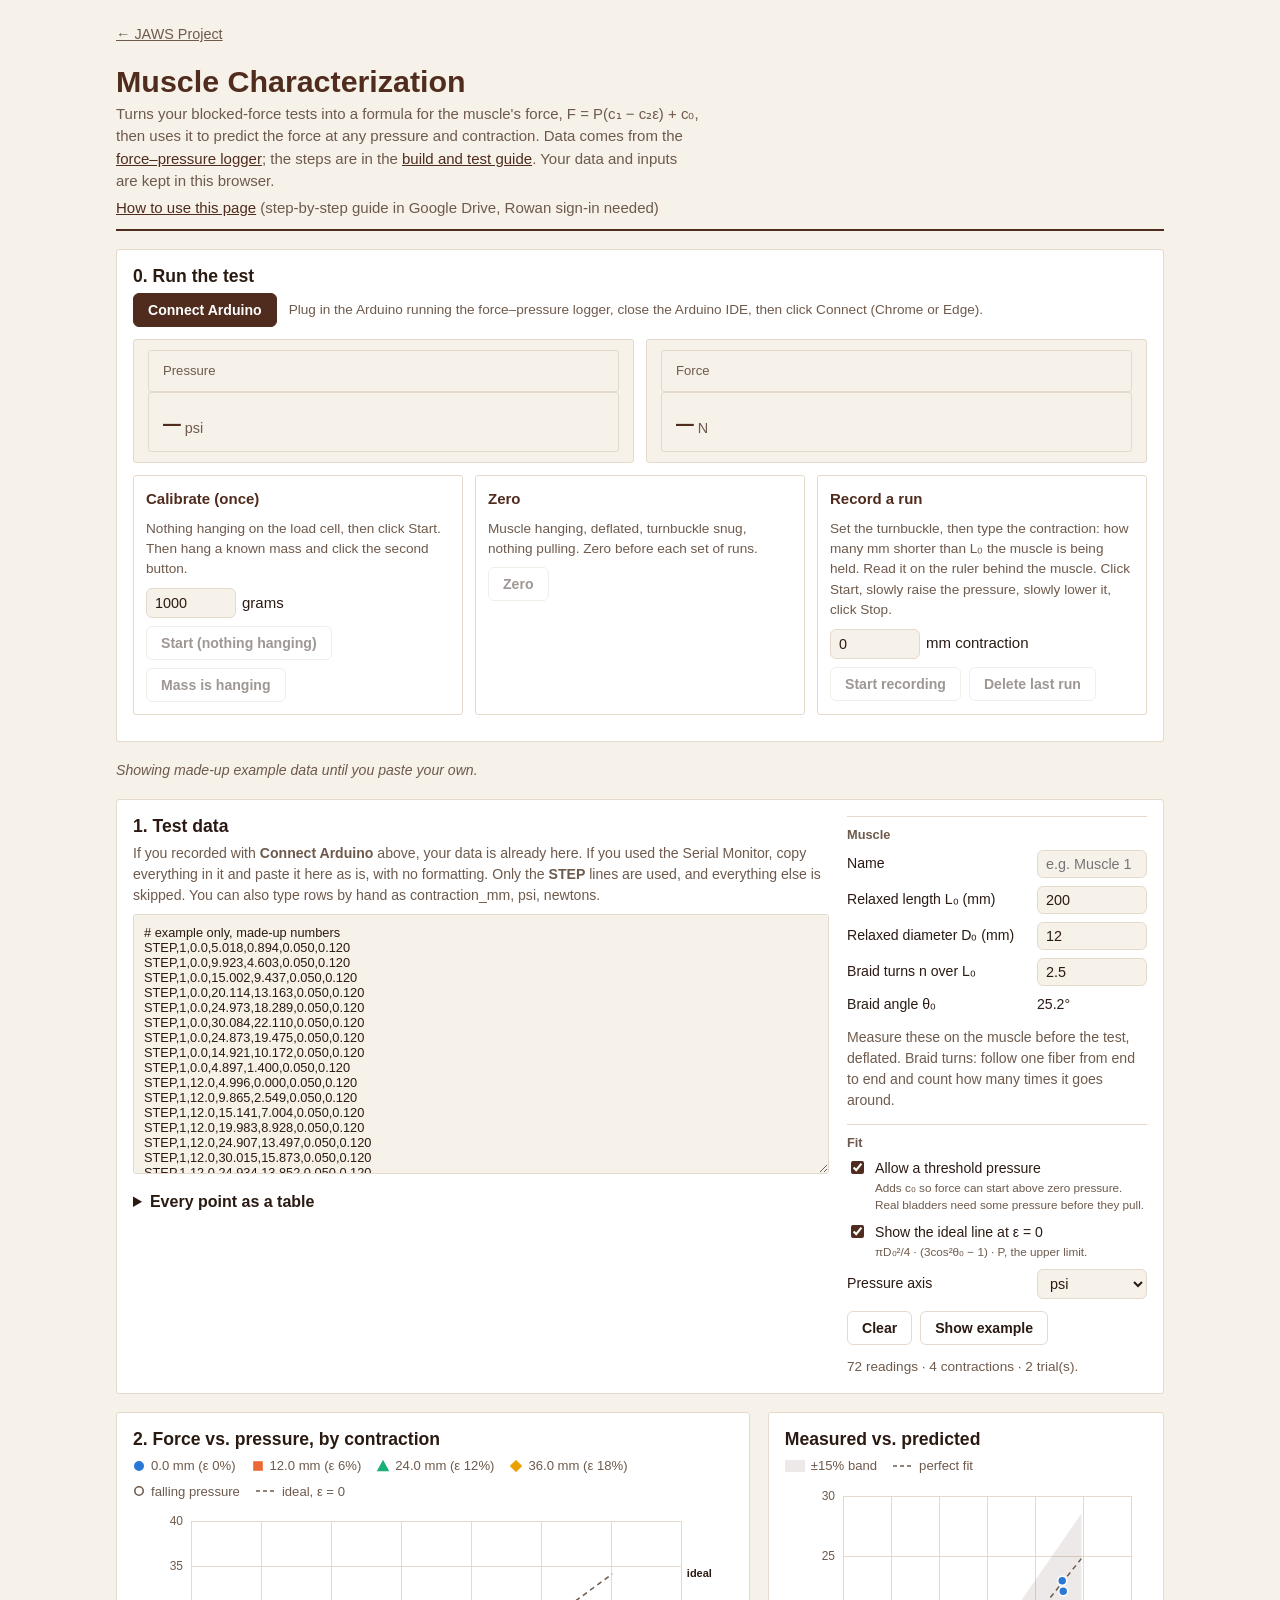
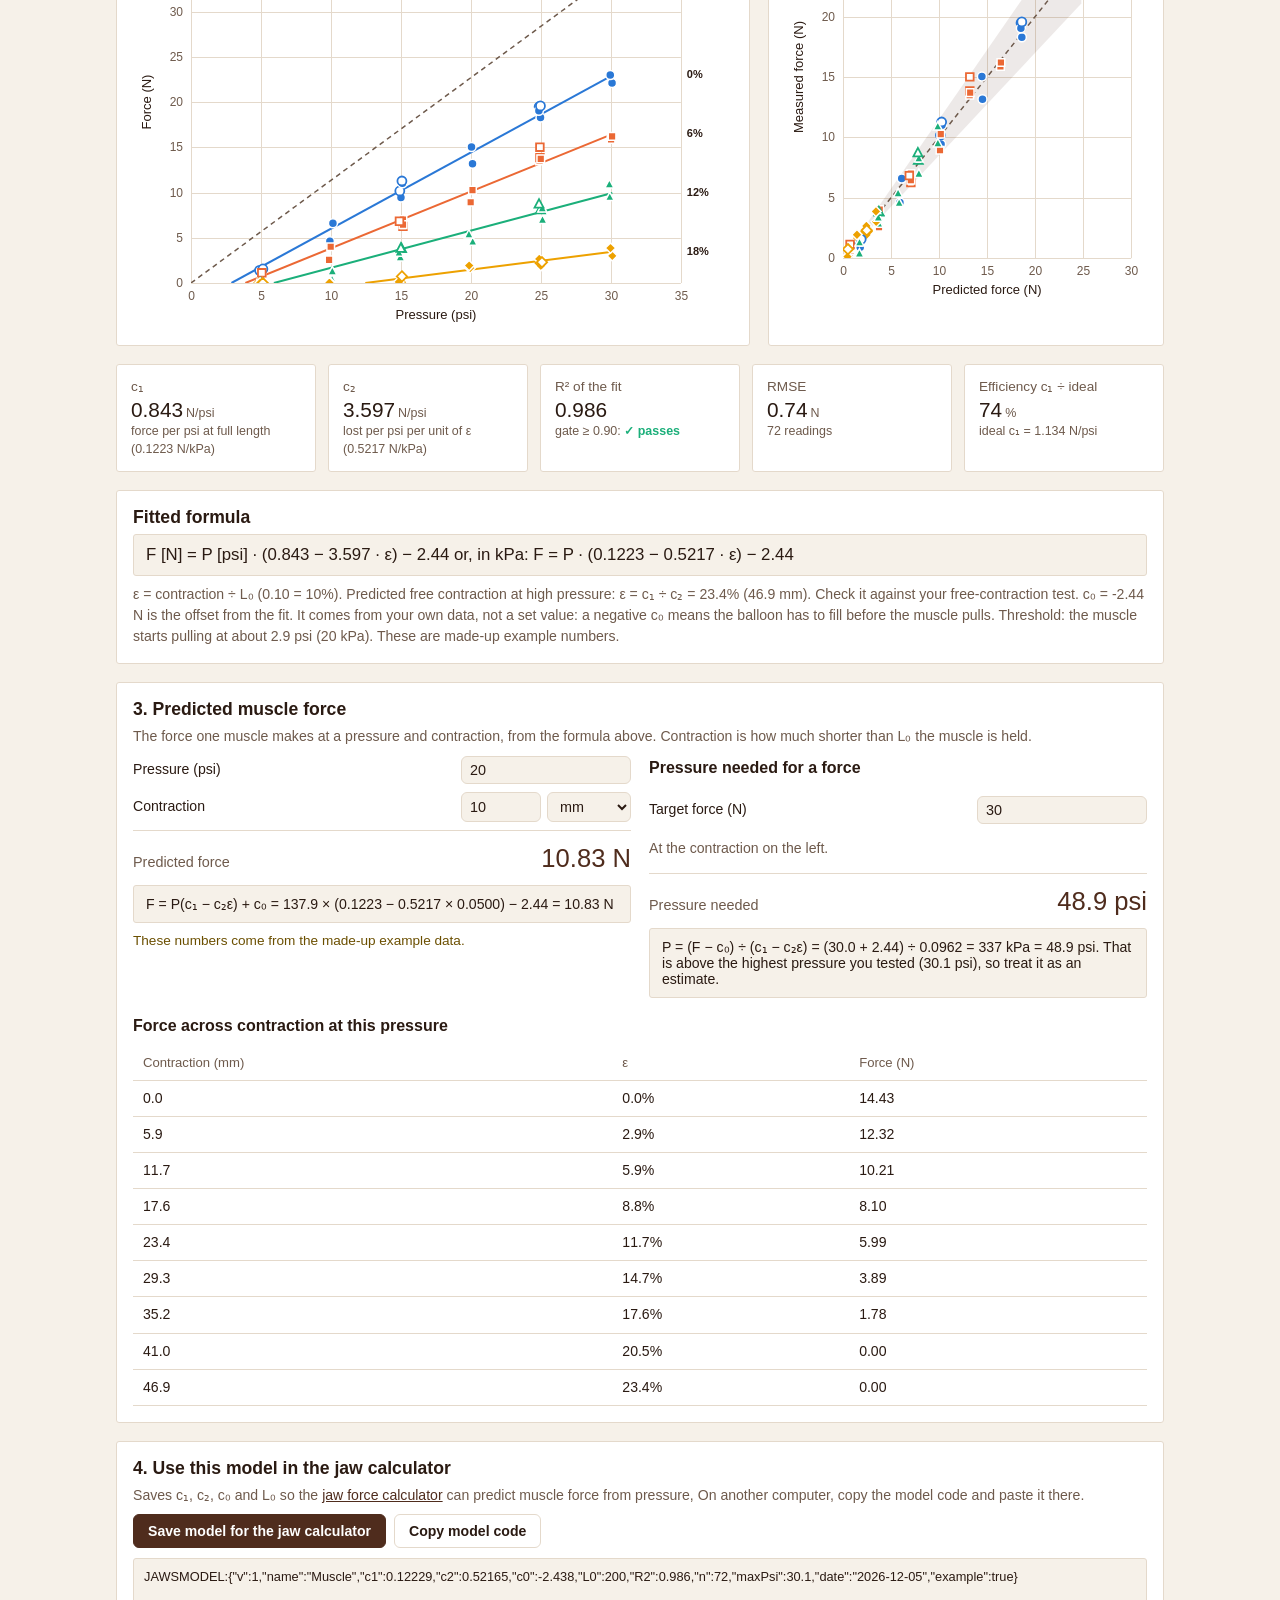
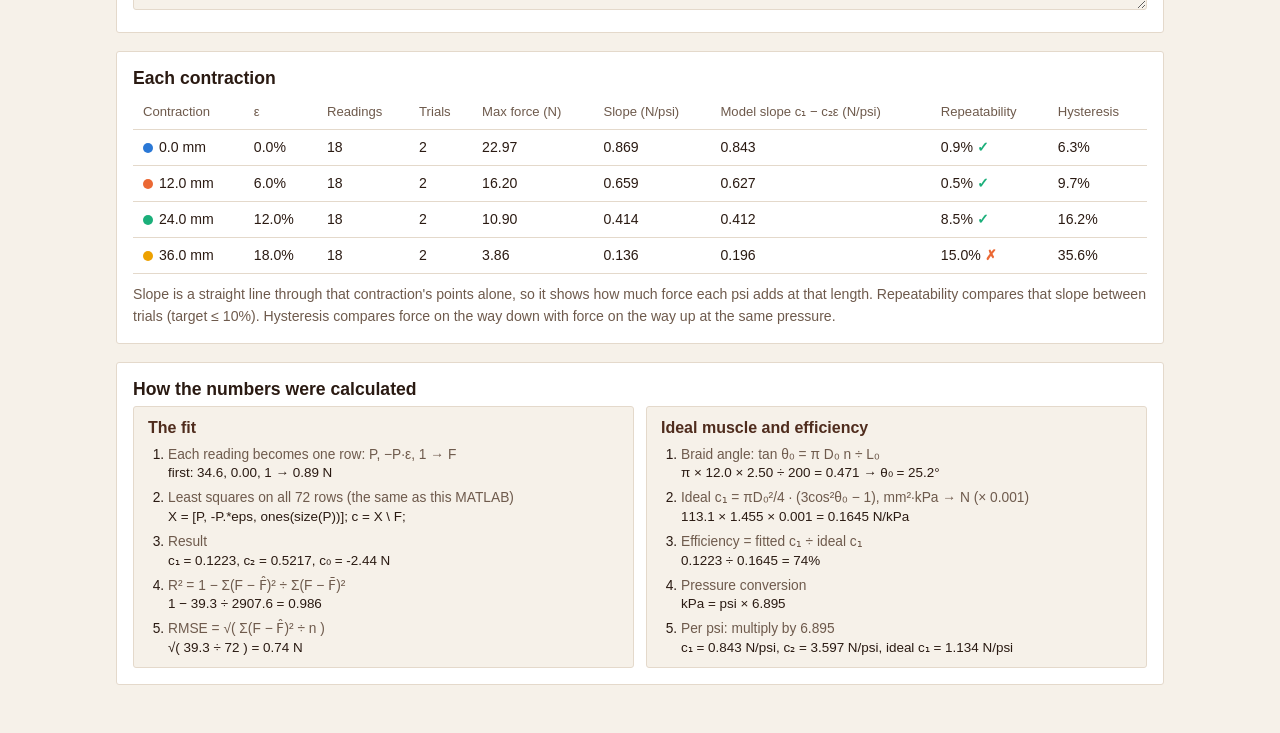
<file: tools/force-pressure.html>
<!DOCTYPE html>
<html lang="en"><head><meta charset="utf-8"><title>Moved: Muscle Characterization</title>
<meta http-equiv="refresh" content="0; url=muscle-characterization.html">
<style>body{font-family:Helvetica,Arial,sans-serif;margin:40px}</style></head>
<body><p>This page moved to <a href="muscle-characterization.html">Muscle Characterization</a>.</p></body></html>
</file>
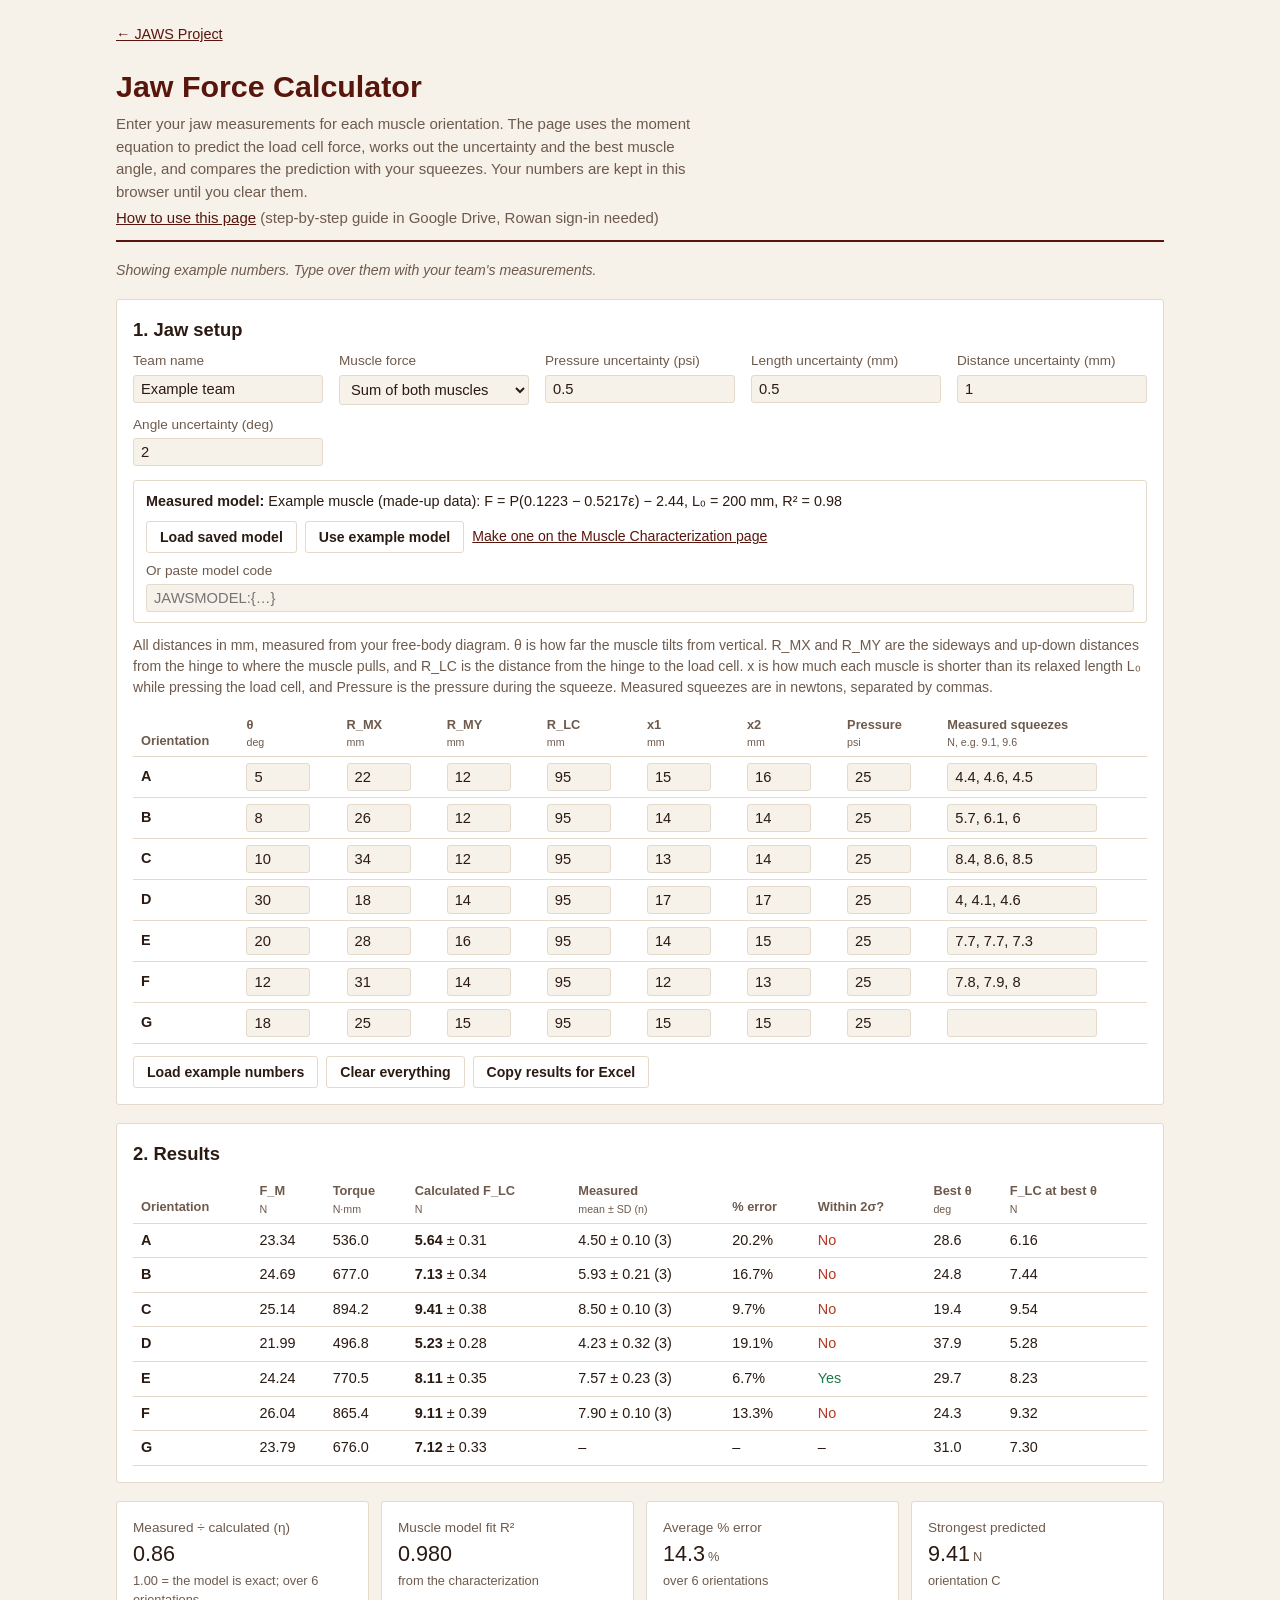
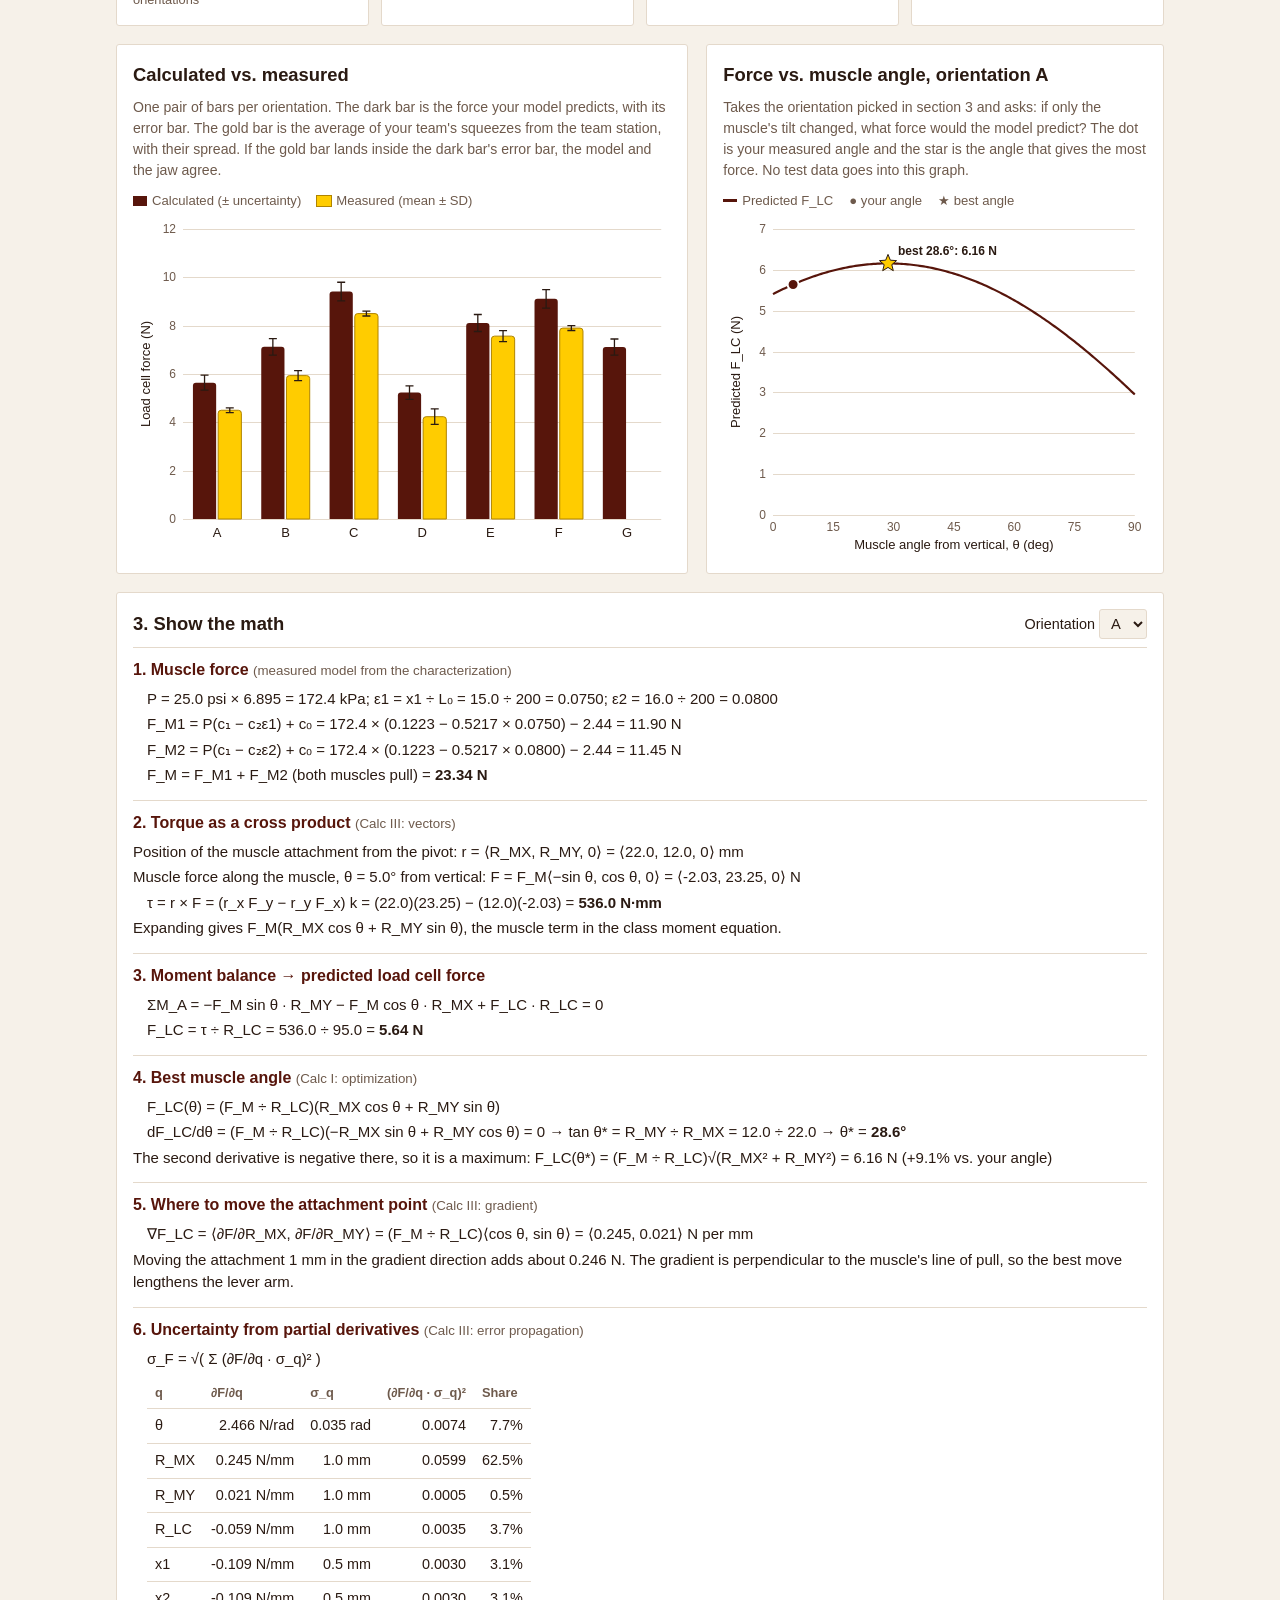
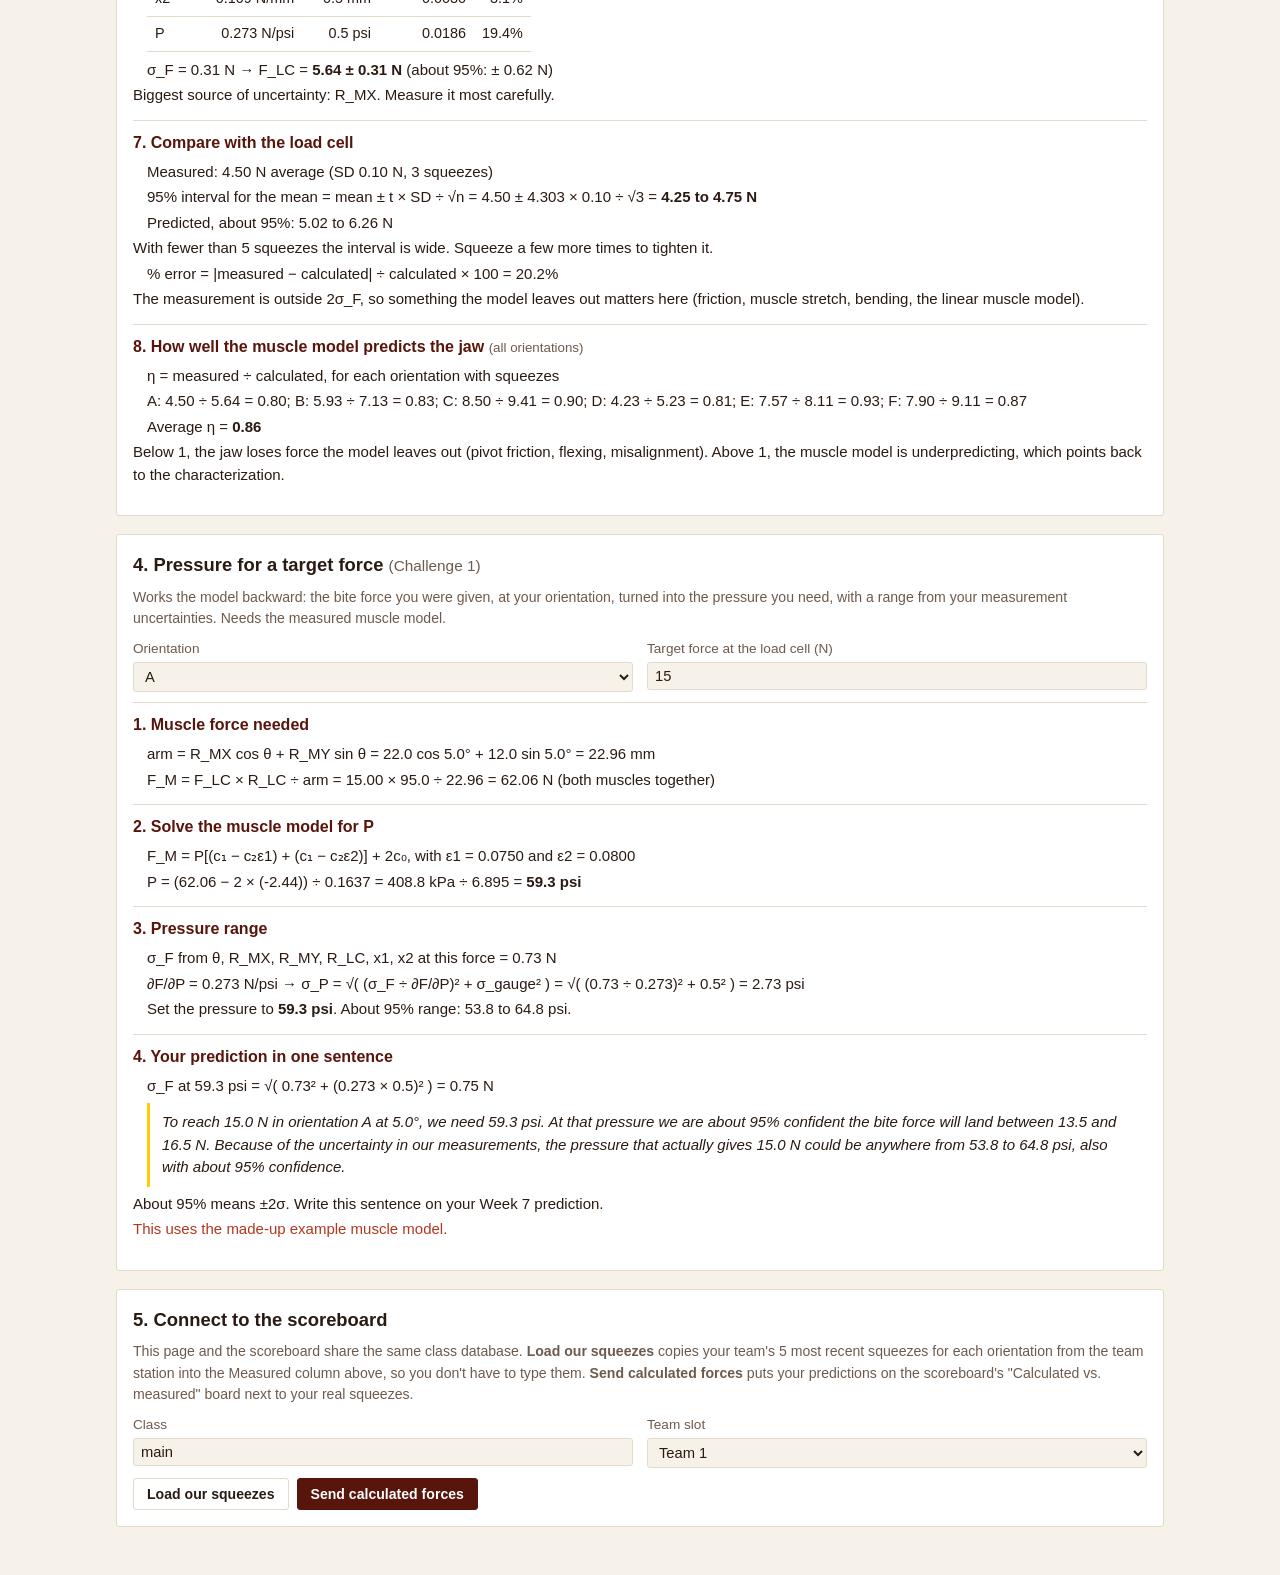
<file: tools/jaw-calculator.html>
<!DOCTYPE html>
<html lang="en">
<head>
<meta charset="utf-8">
<meta name="viewport" content="width=device-width,initial-scale=1,viewport-fit=cover">
<title>Jaw Force Calculator</title>
<style>
:root {
  --bg: #f6f1e9; --panel: #ffffff; --ink: #2a1a12; --muted: #6e5a4c; --line: #e4d9cb;
  --air: #57150B; --gold: #ffcc00; --gold-dk: #b08400; --soft: rgba(87,21,11,0.10);
  --ok: #1b7a4b; --bad: #b3361f; --on-air: #ffffff;
  --font: "Helvetica Neue", Helvetica, Arial, sans-serif;
  color-scheme: light;
}
@media (prefers-color-scheme: dark) {
  :root:not([data-theme="light"]) {
    --bg: #1a120d; --panel: #251a14; --ink: #f4ece3; --muted: #bba795; --line: #3d2c22;
    --air: #ffcc00; --gold: #ffcc00; --gold-dk: #ffdd66; --soft: rgba(255,204,0,0.12);
    --ok: #5fd39a; --bad: #ff8a73; --on-air: #2a1a12; color-scheme: dark;
  }
}
* { box-sizing: border-box; }
body { margin: 0; background: var(--bg); color: var(--ink); font: 15px/1.5 var(--font); }
code, kbd, pre, textarea, input, select, button { font-family: var(--font); }
a { color: var(--air); }
.wrap {
  max-width: 1080px; margin: 0 auto; display: flex; flex-direction: column; gap: 18px;
  padding: max(24px, env(safe-area-inset-top)) max(16px, env(safe-area-inset-right)) max(48px, env(safe-area-inset-bottom)) max(16px, env(safe-area-inset-left));
}
.back { font-size: .9rem; }
header { border-bottom: 2px solid var(--air); padding-bottom: 10px; }
h1 { font-size: 1.9rem; margin: 0; color: var(--air); }
header p { margin: 4px 0 0; color: var(--muted); max-width: 72ch; }
h2 { font-size: 1.15rem; margin: 0 0 8px; }
.panel { background: var(--panel); border: 1px solid var(--line); border-radius: 3px; padding: 16px; min-width: 0; }
.hint { margin: 0 0 10px; color: var(--muted); font-size: .88rem; }
.note-ex { font-style: italic; color: var(--muted); font-size: .88rem; margin: 0; }
.settings { display: grid; grid-template-columns: repeat(auto-fit, minmax(170px, 1fr)); gap: 10px 16px; margin-bottom: 14px; }
[hidden] { display: none !important; }
.settings label { display: flex; flex-direction: column; gap: 3px; font-size: .85rem; color: var(--muted); }
input, select { font-size: .92rem; padding: 5px 7px; border: 1px solid var(--line); border-radius: 3px; background: var(--bg); color: var(--ink); min-width: 0; }
input[type=number] { font-variant-numeric: tabular-nums; }
.table-scroll { overflow-x: auto; }
table { border-collapse: collapse; width: 100%; font-size: .9rem; font-variant-numeric: tabular-nums; }
th, td { text-align: left; padding: 6px 8px; border-bottom: 1px solid var(--line); white-space: nowrap; }
th { font-size: .8rem; color: var(--muted); font-weight: bold; vertical-align: bottom; }
th small { display: block; font-weight: normal; }
#geo td input { width: 64px; }
#geo td input.meas { width: 150px; }
#geo td:first-child, #res td:first-child { font-weight: bold; }
#geo.class .pcol, #geo.measured .bcol { display: none; }
#geo td input.pin { width: 64px; }
.mmbox { border: 1px solid var(--line); border-radius: 3px; padding: 10px 12px; margin-bottom: 12px; display: flex; flex-direction: column; gap: 8px; font-size: .9rem; }
.mmbox .buttons a { font-size: .88rem; }
.mmpaste { display: flex; flex-direction: column; gap: 3px; color: var(--muted); font-size: .85rem; }
.ok { color: var(--ok); } .bad { color: var(--bad); }
.buttons { display: flex; flex-wrap: wrap; gap: 8px; align-items: center; }
button { font-size: .88rem; font-weight: bold; padding: 7px 13px; border-radius: 3px; border: 1px solid var(--line); background: var(--panel); color: var(--ink); cursor: pointer; }
button:hover { border-color: var(--air); color: var(--air); }
button.primary { background: var(--air); border-color: var(--air); color: var(--on-air); }
button.primary:hover { filter: brightness(1.1); color: var(--on-air); }
.status { font-size: .86rem; color: var(--muted); }
.status.err { color: var(--bad); }
.charts { display: grid; grid-template-columns: minmax(0, 1.25fr) minmax(0, 1fr); gap: 18px; }
.chart-wrap { position: relative; height: 340px; }
canvas { display: block; width: 100%; height: 100%; }
.legend { display: flex; flex-wrap: wrap; gap: 4px 16px; font-size: .82rem; color: var(--muted); margin-bottom: 6px; }
.legend i { display: inline-block; width: 14px; height: 10px; margin-right: 5px; vertical-align: -1px; }
.tip { position: absolute; pointer-events: none; background: var(--panel); border: 1px solid var(--line); border-radius: 3px; padding: 5px 8px; font-size: .8rem; box-shadow: 0 2px 8px rgba(0,0,0,.12); white-space: nowrap; z-index: 2; }
.stats { display: grid; grid-template-columns: repeat(4, minmax(0, 1fr)); gap: 12px; }
.stat .k { font-size: .85rem; color: var(--muted); }
.stat .v { font-size: 1.35rem; font-variant-numeric: tabular-nums; }
.stat .v small { font-size: .8rem; color: var(--muted); margin-left: 3px; }
.stat .sub { font-size: .8rem; color: var(--muted); }
.math-head { display: flex; flex-wrap: wrap; gap: 10px; align-items: center; justify-content: space-between; margin-bottom: 8px; }
.math section { border-top: 1px solid var(--line); padding: 10px 0; }
.math h3 { font-size: 1rem; margin: 0 0 6px; color: var(--air); }
.math h3 small { font-weight: normal; color: var(--muted); }
.math p { margin: 3px 0; }
.math .eq { font-variant-numeric: tabular-nums; padding-left: 14px; }
.math .quote { margin: 6px 0 6px 14px; padding: 8px 12px; border-left: 3px solid var(--gold); font-style: italic; }
.math table { width: auto; margin: 4px 0 4px 14px; }
.math td.r { text-align: right; }
.lb { display: grid; grid-template-columns: repeat(auto-fit, minmax(150px, 1fr)); gap: 10px 14px; margin-bottom: 10px; }
.lb label { display: flex; flex-direction: column; gap: 3px; font-size: .85rem; color: var(--muted); }
@media (max-width: 820px) {
  .charts { grid-template-columns: minmax(0, 1fr); }
  .stats { grid-template-columns: repeat(2, minmax(0, 1fr)); }
  .chart-wrap { height: 280px; }
}
</style>
</head>
<body>
<div class="wrap">
  <a class="back" href="../guide.html">← JAWS Project</a>
  <header>
    <h1>Jaw Force Calculator</h1>
    <p>Enter your jaw measurements for each muscle orientation. The page uses the moment equation to predict the load cell force, works out the uncertainty and the best muscle angle, and compares the prediction with your squeezes. Your numbers are kept in this browser until you clear them.</p>
  <p class="howto"><a href="https://drive.google.com/file/d/1Opzebr57eLpjEqtTshrPqxRlIau0_ySk/view?usp=sharing" target="_blank" rel="noopener">How to use this page</a> (step-by-step guide in Google Drive, Rowan sign-in needed)</p>
  </header>

  <p class="note-ex" id="exNote">Showing example numbers. Type over them with your team's measurements.</p>

  <section class="panel">
    <h2>1. Jaw setup</h2>
    <div class="settings">
      <label>Team name<input type="text" id="team" maxlength="24"></label>
      <label>Muscle force<select id="mode"><option value="1">Sum of both muscles</option><option value="2">Average of both muscles</option></select></label>
      <label hidden>Muscle model<select id="mm"><option value="measured">From the Muscle Characterization page</option></select></label>
      <label id="aLbl">Muscle coefficient a (N/mm)<input type="number" id="a" step="0.1"></label>
      <label id="sPLbl" hidden>Pressure uncertainty (psi)<input type="number" id="sP" step="0.1" min="0"></label>
      <label>Length uncertainty (mm)<input type="number" id="sL" step="0.1" min="0"></label>
      <label>Distance uncertainty (mm)<input type="number" id="sA" step="0.1" min="0"></label>
      <label>Angle uncertainty (deg)<input type="number" id="sT" step="0.5" min="0"></label>
    </div>
    <div class="mmbox" id="mmBox" hidden>
      <div><b>Measured model:</b> <span id="mmDesc">none loaded</span></div>
      <div class="buttons"><button type="button" id="mmLoad">Load saved model</button><button type="button" id="mmEx">Use example model</button><a href="muscle-characterization.html" target="_blank" rel="noopener">Make one on the Muscle Characterization page</a></div>
      <label class="mmpaste">Or paste model code<input type="text" id="mmCode" placeholder="JAWSMODEL:{…}" spellcheck="false"></label>
    </div>
    <p class="hint" id="geoHint">All distances in mm, measured from your free-body diagram. θ is how far the muscle tilts from vertical. R_MX and R_MY are the sideways and up-down distances from the hinge to where the muscle pulls, and R_LC is the distance from the hinge to the load cell. b is how much each muscle shortens with no load, and x is how much it shortens while pressing the load cell. Measured squeezes are in newtons, separated by commas.</p>
    <div class="table-scroll">
      <table id="geo">
        <thead><tr><th>Orientation</th><th>θ<small>deg</small></th><th>R_MX<small>mm</small></th><th>R_MY<small>mm</small></th><th>R_LC<small>mm</small></th><th class="bcol">b1<small>mm</small></th><th class="bcol">b2<small>mm</small></th><th>x1<small>mm</small></th><th>x2<small>mm</small></th><th class="pcol">Pressure<small>psi</small></th><th>Measured squeezes<small>N, e.g. 9.1, 9.6</small></th></tr></thead>
        <tbody></tbody>
      </table>
    </div>
    <div class="buttons" style="margin-top:12px">
      <button type="button" id="exBtn">Load example numbers</button>
      <button type="button" id="clearBtn">Clear everything</button>
      <button type="button" id="copyBtn">Copy results for Excel</button>
      <span class="status" id="status"></span>
    </div>
  </section>

  <section class="panel">
    <h2>2. Results</h2>
    <div class="table-scroll">
      <table id="res">
        <thead><tr><th>Orientation</th><th>F_M<small>N</small></th><th>Torque<small>N·mm</small></th><th>Calculated F_LC<small>N</small></th><th>Measured<small>mean ± SD (n)</small></th><th>% error</th><th>Within 2σ?</th><th>Best θ<small>deg</small></th><th>F_LC at best θ<small>N</small></th></tr></thead>
        <tbody></tbody>
      </table>
    </div>
  </section>

  <section class="stats">
    <div class="panel stat"><div class="k" id="kA">Your muscle coefficient (least squares)</div><div class="v" id="sAfit">–</div><div class="sub" id="sAfitS"></div></div>
    <div class="panel stat"><div class="k" id="kB">R² of that fit</div><div class="v" id="sR2">–</div><div class="sub" id="sR2s"></div></div>
    <div class="panel stat"><div class="k">Average % error</div><div class="v" id="sErr">–</div><div class="sub" id="sErrS"></div></div>
    <div class="panel stat"><div class="k">Strongest predicted</div><div class="v" id="sBest">–</div><div class="sub" id="sBestS"></div></div>
  </section>

  <section class="charts">
    <div class="panel">
      <h2>Calculated vs. measured</h2>
      <p class="hint">One pair of bars per orientation. The dark bar is the force your model predicts, with its error bar. The gold bar is the average of your team's squeezes from the team station, with their spread. If the gold bar lands inside the dark bar's error bar, the model and the jaw agree.</p>
      <div class="legend"><span><i style="background:var(--air)"></i>Calculated (± uncertainty)</span><span><i style="background:var(--gold);outline:1px solid var(--gold-dk)"></i>Measured (mean ± SD)</span></div>
      <div class="chart-wrap"><canvas id="cBars" aria-label="Calculated and measured force for each orientation"></canvas></div>
    </div>
    <div class="panel">
      <h2>Force vs. muscle angle, orientation <span id="angOri">A</span></h2>
      <p class="hint">Takes the orientation picked in section 3 and asks: if only the muscle's tilt changed, what force would the model predict? The dot is your measured angle and the star is the angle that gives the most force. No test data goes into this graph.</p>
      <div class="legend"><span><i style="background:var(--air);height:3px;vertical-align:3px"></i>Predicted F_LC</span><span>● your angle</span><span>★ best angle</span></div>
      <div class="chart-wrap"><canvas id="cAng" aria-label="Predicted force as the muscle angle changes"></canvas></div>
    </div>
  </section>

  <section class="panel">
    <div class="math-head">
      <h2 style="margin:0">3. Show the math</h2>
      <label style="font-size:.9rem">Orientation <select id="mathOri"></select></label>
    </div>
    <div class="math" id="math"></div>
  </section>

  <section class="panel">
    <h2>4. Pressure for a target force <small style="font-weight:normal;color:var(--muted)">(Challenge 1)</small></h2>
    <p class="hint">Works the model backward: the bite force you were given, at your orientation, turned into the pressure you need, with a range from your measurement uncertainties. Needs the measured muscle model.</p>
    <div class="lb">
      <label>Orientation<select id="tOri"></select></label>
      <label>Target force at the load cell (N)<input type="number" id="tF" value="15" step="0.5" min="0"></label>
    </div>
    <div class="math" id="tOut"></div>
  </section>

  <section class="panel">
    <h2>5. Connect to the scoreboard</h2>
    <p class="hint">This page and the scoreboard share the same class database. <b>Load our squeezes</b> copies your team's 5 most recent squeezes for each orientation from the team station into the Measured column above, so you don't have to type them. <b>Send calculated forces</b> puts your predictions on the scoreboard's "Calculated vs. measured" board next to your real squeezes.</p>
    <div class="lb">
      <label>Class<input type="text" id="lbClass" value="main"></label>
      <label>Team slot<select id="lbTeam"></select></label>
    </div>
    <div class="buttons">
      <button type="button" id="loadBtn">Load our squeezes</button>
      <button type="button" class="primary" id="sendBtn">Send calculated forces</button>
      <span class="status" id="lbStatus"></span>
    </div>
  </section>
</div>

<script>
(function () {
  const $ = id => document.getElementById(id);
  const LABELS = ["A", "B", "C", "D", "E", "F", "G"];
  const DB_URL = "https://jaws-leaderboard-default-rtdb.firebaseio.com";
  const STORE = "jaw-calculator-v1";
  const QN = ["θ", "R_MX", "R_MY", "R_LC", "b1", "b2", "x1", "x2"];
  const QN_M = ["θ", "R_MX", "R_MY", "R_LC", "x1", "x2", "P"];
  const KPA = 6.894757, MODEL = "jaws-muscle-model-v1";
  const EX_MODEL = { v: 1, name: "Example muscle (made-up data)", c1: 0.1223, c2: 0.5217, c0: -2.44, L0: 200, R2: 0.98, example: true };

  // ---------- example (made-up numbers) ----------
  function example() {
    return {
      team: "Example team", mode: 1, a: -1.6, sL: 0.5, sA: 1.0, sT: 2.0, isExample: true,
      geom: [[5, 22, 12, 95, 25, 24, 15, 16], [8, 26, 12, 95, 25, 24, 14, 14], [10, 34, 12, 95, 25, 24, 13, 14],
             [30, 18, 14, 95, 25, 24, 17, 17], [20, 28, 16, 95, 25, 24, 14, 15], [12, 31, 14, 95, 25, 24, 12, 13],
             [18, 25, 15, 95, 25, 24, 15, 15]],
      meas: [[4.4, 4.6, 4.5], [5.7, 6.1, 6.0], [8.4, 8.6, 8.5], [4.0, 4.1, 4.6], [7.7, 7.7, 7.3], [7.8, 7.9, 8.0], []],
      mm: "measured", press: [25, 25, 25, 25, 25, 25, 25], sP: 0.5, mdl: storedModel() || EX_MODEL
    };
  }
  function blank() {
    return { team: "", mode: 1, a: -1.6, sL: 0.5, sA: 1.0, sT: 2.0, isExample: false,
             geom: LABELS.map(() => Array(8).fill(NaN)), meas: LABELS.map(() => []), mm: "measured", press: LABELS.map(() => NaN), sP: 0.5, mdl: D ? D.mdl : null };
  }
  let D;
  try { D = JSON.parse(localStorage.getItem(STORE)); } catch (e) { D = null; }
  if (!D || !Array.isArray(D.geom)) D = example();
  D.geom = D.geom.map(r => r.map(v => v === null ? NaN : v));
  D.mm = "measured"; // muscle force always comes from the fitted model on the characterization page
  if (!Array.isArray(D.press)) D.press = LABELS.map(() => NaN);
  D.press = D.press.map(v => v === null ? NaN : v);
  if (!isFinite(D.sP)) D.sP = 0.5;
  function storedModel() { try { const m = JSON.parse(localStorage.getItem(MODEL)); return validModel(m) ? m : null; } catch (e) { return null; } }
  function validModel(m) { return m && ["c1", "c2", "c0", "L0"].every(k => isFinite(m[k])) && m.L0 > 0; }
  if (!D.mdl) D.mdl = storedModel();
  function save() { try { localStorage.setItem(STORE, JSON.stringify(D)); } catch (e) {} }

  // ---------- inputs ----------
  function buildInputs() {
    $("geo").querySelector("tbody").innerHTML = LABELS.map((L, i) =>
      "<tr><td>" + L + "</td>" + D.geom[i].map((v, j) =>
        "<td" + (j === 4 || j === 5 ? " class='bcol'" : "") + "><input type='number' step='any' data-r='" + i + "' data-c='" + j + "' aria-label='" + L + " " + QN[j] + "' value='" + (isFinite(v) ? v : "") + "'></td>").join("") +
      "<td class='pcol'><input class='pin' type='number' step='any' min='0' data-p='" + i + "' aria-label='" + L + " pressure in psi' value='" + (isFinite(D.press[i]) ? D.press[i] : "") + "'></td>" +
      "<td><input class='meas' type='text' inputmode='decimal' data-m='" + i + "' aria-label='" + L + " measured squeezes' value='" + D.meas[i].join(", ") + "'></td></tr>").join("");
    $("team").value = D.team; $("mode").value = String(D.mode); $("a").value = D.a;
    $("sL").value = D.sL; $("sA").value = D.sA; $("sT").value = D.sT;
    $("mm").value = D.mm; $("sP").value = D.sP;
    $("exNote").hidden = !D.isExample;
    showMode();
  }
  function showMode() {
    const meas = D.mm === "measured";
    $("geo").className = meas ? "measured" : "class";
    $("aLbl").hidden = meas; $("sPLbl").hidden = !meas; $("mmBox").hidden = !meas;
    $("mmDesc").textContent = D.mdl ? D.mdl.name + ": F = P(" + D.mdl.c1 + " − " + D.mdl.c2 + "ε) " + (D.mdl.c0 >= 0 ? "+ " : "− ") + Math.abs(D.mdl.c0) + ", L₀ = " + D.mdl.L0 + " mm" + (isFinite(D.mdl.R2) ? ", R² = " + D.mdl.R2 : "") + (D.mdl.date ? " (" + D.mdl.date + ")" : "") : "none loaded yet";
    $("geoHint").textContent = meas
      ? "All distances in mm, measured from your free-body diagram. θ is how far the muscle tilts from vertical. R_MX and R_MY are the sideways and up-down distances from the hinge to where the muscle pulls, and R_LC is the distance from the hinge to the load cell. x is how much each muscle is shorter than its relaxed length L₀ while pressing the load cell, and Pressure is the pressure during the squeeze. Measured squeezes are in newtons, separated by commas."
      : "All distances in mm, measured from your free-body diagram. θ is how far the muscle tilts from vertical. R_MX and R_MY are the sideways and up-down distances from the hinge to where the muscle pulls, and R_LC is the distance from the hinge to the load cell. b is how much each muscle shortens with no load, and x is how much it shortens while pressing the load cell. Measured squeezes are in newtons, separated by commas.";
  }
  function parseMeas(s) { return String(s).split(/[,;\s]+/).map(parseFloat).filter(v => isFinite(v)); }
  function readInputs() {
    document.querySelectorAll("#geo input[data-r]").forEach(el => { const v = parseFloat(el.value); D.geom[+el.dataset.r][+el.dataset.c] = isFinite(v) ? v : NaN; });
    document.querySelectorAll("#geo input[data-m]").forEach(el => D.meas[+el.dataset.m] = parseMeas(el.value));
    document.querySelectorAll("#geo input[data-p]").forEach(el => { const v = parseFloat(el.value); D.press[+el.dataset.p] = isFinite(v) ? v : NaN; });
    D.mm = $("mm").value;
    D.team = $("team").value; D.mode = +$("mode").value;
    const num = (id, d) => { const v = parseFloat($(id).value); return isFinite(v) ? v : d; };
    D.a = num("a", -1.6); D.sL = Math.max(0, num("sL", 0)); D.sA = Math.max(0, num("sA", 0)); D.sT = Math.max(0, num("sT", 0));
    D.sP = Math.max(0, num("sP", 0));
  }

  // ---------- the model (same equations as jaw_force_app.m) ----------
  const mean = a => a.reduce((x, y) => x + y, 0) / a.length;
  const sd = a => { if (a.length < 2) return 0; const m = mean(a); return Math.sqrt(a.reduce((s, x) => s + (x - m) ** 2, 0) / (a.length - 1)); };
  function model() {
    return D.mm === "measured" ? measuredModel() : classModel();
  }
  // measured muscle model: F_Mi = P(c1 - c2 x_i / L0) + c0, P in kPa
  function measuredModel() {
    const c = D.mode === 2 ? 0.5 : 1, md = D.mdl;
    const sig = [D.sT * Math.PI / 180, D.sA, D.sA, D.sA, D.sL, D.sL, D.sP];
    const rows = D.geom.map((g, i) => {
      const [thD, RMX, RMY, RLC, , , x1, x2] = g, th = thD * Math.PI / 180, psi = D.press[i], P = psi * KPA;
      const R = { i, label: LABELS[i], valid: !!md && [thD, RMX, RMY, RLC, x1, x2, psi].every(v => isFinite(v)) && RLC > 0 };
      const m = D.meas[i];
      R.measN = m.length; R.measMean = m.length ? mean(m) : NaN; R.measSD = m.length > 1 ? sd(m) : (m.length ? 0 : NaN);
      if (!R.valid) return R;
      R.P = P; R.psi = psi; R.e1 = x1 / md.L0; R.e2 = x2 / md.L0;
      R.FM1 = P * (md.c1 - md.c2 * R.e1) + md.c0; R.FM2 = P * (md.c1 - md.c2 * R.e2) + md.c0; R.FM = c * (R.FM1 + R.FM2);
      R.arm = RMX * Math.cos(th) + RMY * Math.sin(th);
      R.tau = R.FM * R.arm; R.F = R.tau / RLC;
      const dx = c * (-md.c2 * P / md.L0) * R.arm / RLC, dP = c * ((md.c1 - md.c2 * R.e1) + (md.c1 - md.c2 * R.e2)) * R.arm / RLC * KPA; // N per psi
      R.dF = [R.FM * (RMY * Math.cos(th) - RMX * Math.sin(th)) / RLC, R.FM * Math.cos(th) / RLC, R.FM * Math.sin(th) / RLC, -R.F / RLC, dx, dx, dP];
      R.contrib = R.dF.map((d, q) => (d * sig[q]) ** 2);
      R.sigF = Math.sqrt(R.contrib.reduce((s, x) => s + x, 0));
      R.thetaBest = Math.atan2(RMY, RMX) * 180 / Math.PI;
      R.Fbest = R.FM * Math.hypot(RMX, RMY) / RLC;
      R.grad = [R.FM * Math.cos(th) / RLC, R.FM * Math.sin(th) / RLC];
      if (R.measN > 0 && R.F > 0) { R.pctErr = Math.abs(R.measMean - R.F) / R.F * 100; R.within = Math.abs(R.measMean - R.F) <= 2 * R.sigF; R.ratio = R.measMean / R.F; }
      return R;
    });
    const ratios = rows.filter(R => isFinite(R.ratio)).map(R => R.ratio);
    return { rows, sig, c, measured: true, qn: QN_M, units: ["N/rad", "N/mm", "N/mm", "N/mm", "N/mm", "N/mm", "N/psi"],
      sigLabels: sig.map((v, q) => q === 0 ? f(v, 3) + " rad" : q === 6 ? f(v, 1) + " psi" : f(v, 1) + " mm"),
      U: [], k: NaN, aFit: NaN, R2: NaN, eta: ratios.length ? mean(ratios) : NaN, etaN: ratios.length };
  }
  function classModel() {
    const c = D.mode === 2 ? 0.5 : 1, a = D.a;
    const sig = [D.sT * Math.PI / 180, D.sA, D.sA, D.sA, D.sL, D.sL, D.sL, D.sL];
    const rows = D.geom.map((g, i) => {
      const [thD, RMX, RMY, RLC, b1, b2, x1, x2] = g, th = thD * Math.PI / 180;
      const R = { i, label: LABELS[i], valid: g.every(v => isFinite(v)) && RLC > 0 };
      const m = D.meas[i];
      R.measN = m.length; R.measMean = m.length ? mean(m) : NaN; R.measSD = m.length > 1 ? sd(m) : (m.length ? 0 : NaN);
      if (!R.valid) return R;
      R.FM1 = a * (x1 - b1); R.FM2 = a * (x2 - b2); R.FM = c * (R.FM1 + R.FM2);
      R.arm = RMX * Math.cos(th) + RMY * Math.sin(th);
      R.tau = R.FM * R.arm; R.F = R.tau / RLC;
      const dx = c * a * R.arm / RLC;
      R.dF = [R.FM * (RMY * Math.cos(th) - RMX * Math.sin(th)) / RLC, R.FM * Math.cos(th) / RLC, R.FM * Math.sin(th) / RLC, -R.F / RLC, -dx, -dx, dx, dx];
      R.contrib = R.dF.map((d, q) => (d * sig[q]) ** 2);
      R.sigF = Math.sqrt(R.contrib.reduce((s, x) => s + x, 0));
      R.thetaBest = Math.atan2(RMY, RMX) * 180 / Math.PI;
      R.Fbest = R.FM * Math.hypot(RMX, RMY) / RLC;
      R.grad = [R.FM * Math.cos(th) / RLC, R.FM * Math.sin(th) / RLC];
      R.u = c * ((b1 - x1) + (b2 - x2)) * R.arm / RLC;
      if (R.measN > 0 && R.F > 0) { R.pctErr = Math.abs(R.measMean - R.F) / R.F * 100; R.within = Math.abs(R.measMean - R.F) <= 2 * R.sigF; }
      return R;
    });
    // least squares: F = k u, a_fit = -k
    const U = [], Fm = [];
    rows.forEach(R => { if (R.valid && isFinite(R.u)) D.meas[R.i].forEach(v => { U.push(R.u); Fm.push(v); }); });
    const M = { rows, sig, c, U, Fm, k: NaN, aFit: NaN, R2: NaN, qn: QN, units: ["N/rad", "N/mm", "N/mm", "N/mm", "N/mm", "N/mm", "N/mm", "N/mm"],
      sigLabels: sig.map((v, q) => q === 0 ? f(v, 3) + " rad" : f(v, 1) + " mm") };
    const su2 = U.reduce((s, u) => s + u * u, 0);
    if (U.length >= 2 && su2 > 0) {
      M.k = U.reduce((s, u, j) => s + u * Fm[j], 0) / su2; M.aFit = -M.k;
      const mF = mean(Fm), ssr = Fm.reduce((s, f, j) => s + (f - M.k * U[j]) ** 2, 0), sst = Fm.reduce((s, f) => s + (f - mF) ** 2, 0);
      if (sst > 0) M.R2 = 1 - ssr / sst;
    }
    return M;
  }

  // ---------- output ----------
  const f = (n, d) => isFinite(n) ? (Math.abs(n) < 0.5 * 10 ** -d ? 0 : n).toFixed(d) : "–";
  let M;
  function update() {
    readInputs(); save();
    M = model();
    const rows = M.rows;
    $("res").querySelector("tbody").innerHTML = rows.map(R => {
      if (!R.valid) return "<tr><td>" + R.label + "</td><td colspan='8' style='color:var(--muted)'>" + (M.measured && !D.mdl ? "Load a measured muscle model above" : M.measured ? "Fill in θ, R_MX, R_MY, R_LC, x1, x2 and pressure to calculate" : "Fill in all 8 measurements to calculate") + "</td></tr>";
      const meas = R.measN ? f(R.measMean, 2) + " ± " + f(R.measSD, 2) + " (" + R.measN + ")" : "–";
      const w = R.within === undefined ? "–" : R.within ? "<span class='ok'>Yes</span>" : "<span class='bad'>No</span>";
      return "<tr><td>" + R.label + "</td><td>" + f(R.FM, 2) + "</td><td>" + f(R.tau, 1) + "</td><td><b>" + f(R.F, 2) + "</b> ± " + f(R.sigF, 2) + "</td><td>" + meas +
        "</td><td>" + (isFinite(R.pctErr) ? f(R.pctErr, 1) + "%" : "–") + "</td><td>" + w + "</td><td>" + f(R.thetaBest, 1) + "</td><td>" + f(R.Fbest, 2) + "</td></tr>";
    }).join("");

    if (M.measured) {
      $("kA").textContent = "Measured ÷ calculated (η)";
      $("sAfit").innerHTML = isFinite(M.eta) ? f(M.eta, 2) : "–";
      $("sAfitS").textContent = isFinite(M.eta) ? "1.00 = the model is exact; over " + M.etaN + " orientation" + (M.etaN > 1 ? "s" : "") : "needs measured squeezes";
      $("kB").textContent = "Muscle model fit R²";
      $("sR2").textContent = D.mdl && isFinite(D.mdl.R2) ? f(D.mdl.R2, 3) : "–";
      $("sR2s").textContent = D.mdl ? "from the characterization" : "";
    } else {
      $("kA").textContent = "Your muscle coefficient (least squares)";
      $("sAfit").innerHTML = isFinite(M.aFit) ? f(M.aFit, 2) + "<small>N/mm</small>" : "–";
      $("sAfitS").textContent = isFinite(M.aFit) ? "class value a = " + f(D.a, 2) + " N/mm" : "needs measured squeezes";
      $("kB").textContent = "R² of that fit";
      $("sR2").textContent = f(M.R2, 3);
      $("sR2s").textContent = M.U.length ? M.U.length + " squeezes" : "";
    }
    const errs = rows.filter(R => isFinite(R.pctErr));
    $("sErr").innerHTML = errs.length ? f(mean(errs.map(R => R.pctErr)), 1) + "<small>%</small>" : "–";
    $("sErrS").textContent = errs.length ? "over " + errs.length + " orientation" + (errs.length > 1 ? "s" : "") : "needs measured squeezes";
    const valid = rows.filter(R => R.valid);
    const top = valid.length ? valid.reduce((a, b) => b.F > a.F ? b : a) : null;
    $("sBest").innerHTML = top ? f(top.F, 2) + "<small>N</small>" : "–";
    $("sBestS").textContent = top ? "orientation " + top.label : "";

    const sel = $("mathOri"), cur = sel.value || "A";
    sel.innerHTML = LABELS.map(L => "<option" + (L === cur ? " selected" : "") + ">" + L + "</option>").join("");
    renderMath(LABELS.indexOf(sel.value));
    const ts = $("tOri"), tcur = ts.value || "A";
    ts.innerHTML = LABELS.map(L => "<option" + (L === tcur ? " selected" : "") + ">" + L + "</option>").join("");
    target();
    $("exNote").hidden = !D.isExample;
    drawAll();
  }

  function renderMath(i) {
    const R = M.rows[i], g = D.geom[i], el = $("math");
    $("angOri").textContent = LABELS[i];
    if (!R.valid) { el.innerHTML = "<p>Orientation " + LABELS[i] + " is missing measurements in the Jaw setup table.</p>"; return; }
    const [th, RMX, RMY, RLC, b1, b2, x1, x2] = g, md = D.mdl;
    const Fv = [-R.FM * Math.sin(th * Math.PI / 180), R.FM * Math.cos(th * Math.PI / 180)];
    const tot = R.contrib.reduce((s, x) => s + x, 0) || 1;
    const big = R.contrib.indexOf(Math.max(...R.contrib));
    const units = M.units, sq = M.sigLabels, QN = M.qn;
    const s = [];
    if (M.measured) s.push("<section><h3>1. Muscle force <small>(measured model from the characterization)</small></h3>" +
      "<p class='eq'>P = " + f(R.psi, 1) + " psi × 6.895 = " + f(R.P, 1) + " kPa; ε1 = x1 ÷ L₀ = " + f(x1, 1) + " ÷ " + f(md.L0, 0) + " = " + f(R.e1, 4) + "; ε2 = " + f(x2, 1) + " ÷ " + f(md.L0, 0) + " = " + f(R.e2, 4) + "</p>" +
      "<p class='eq'>F_M1 = P(c₁ − c₂ε1) + c₀ = " + f(R.P, 1) + " × (" + md.c1 + " − " + md.c2 + " × " + f(R.e1, 4) + ") " + (md.c0 >= 0 ? "+ " : "− ") + Math.abs(md.c0) + " = " + f(R.FM1, 2) + " N</p>" +
      "<p class='eq'>F_M2 = P(c₁ − c₂ε2) + c₀ = " + f(R.P, 1) + " × (" + md.c1 + " − " + md.c2 + " × " + f(R.e2, 4) + ") " + (md.c0 >= 0 ? "+ " : "− ") + Math.abs(md.c0) + " = " + f(R.FM2, 2) + " N</p>" +
      "<p class='eq'>" + (M.c === 1 ? "F_M = F_M1 + F_M2 (both muscles pull)" : "F_M = (F_M1 + F_M2) ÷ 2 (average of both muscles)") + " = <b>" + f(R.FM, 2) + " N</b></p></section>");
    else s.push("<section><h3>1. Muscle force <small>(linear McKibben model)</small></h3>" +
      "<p class='eq'>F_M1 = a(x1 − b1) = " + f(D.a, 2) + " × (" + f(x1, 1) + " − " + f(b1, 1) + ") = " + f(R.FM1, 2) + " N</p>" +
      "<p class='eq'>F_M2 = a(x2 − b2) = " + f(D.a, 2) + " × (" + f(x2, 1) + " − " + f(b2, 1) + ") = " + f(R.FM2, 2) + " N</p>" +
      "<p class='eq'>" + (M.c === 1 ? "F_M = F_M1 + F_M2 (both muscles pull)" : "F_M = (F_M1 + F_M2) ÷ 2 (average of both muscles)") + " = <b>" + f(R.FM, 2) + " N</b></p></section>");
    s.push("<section><h3>2. Torque as a cross product <small>(Calc III: vectors)</small></h3>" +
      "<p>Position of the muscle attachment from the pivot: r = ⟨R_MX, R_MY, 0⟩ = ⟨" + f(RMX, 1) + ", " + f(RMY, 1) + ", 0⟩ mm</p>" +
      "<p>Muscle force along the muscle, θ = " + f(th, 1) + "° from vertical: F = F_M⟨−sin θ, cos θ, 0⟩ = ⟨" + f(Fv[0], 2) + ", " + f(Fv[1], 2) + ", 0⟩ N</p>" +
      "<p class='eq'>τ = r × F = (r_x F_y − r_y F_x) k = (" + f(RMX, 1) + ")(" + f(Fv[1], 2) + ") − (" + f(RMY, 1) + ")(" + f(Fv[0], 2) + ") = <b>" + f(R.tau, 1) + " N·mm</b></p>" +
      "<p>Expanding gives F_M(R_MX cos θ + R_MY sin θ), the muscle term in the class moment equation.</p></section>");
    s.push("<section><h3>3. Moment balance → predicted load cell force</h3>" +
      "<p class='eq'>ΣM_A = −F_M sin θ · R_MY − F_M cos θ · R_MX + F_LC · R_LC = 0</p>" +
      "<p class='eq'>F_LC = τ ÷ R_LC = " + f(R.tau, 1) + " ÷ " + f(RLC, 1) + " = <b>" + f(R.F, 2) + " N</b></p></section>");
    s.push("<section><h3>4. Best muscle angle <small>(Calc I: optimization)</small></h3>" +
      "<p class='eq'>F_LC(θ) = (F_M ÷ R_LC)(R_MX cos θ + R_MY sin θ)</p>" +
      "<p class='eq'>dF_LC/dθ = (F_M ÷ R_LC)(−R_MX sin θ + R_MY cos θ) = 0 → tan θ* = R_MY ÷ R_MX = " + f(RMY, 1) + " ÷ " + f(RMX, 1) + " → θ* = <b>" + f(R.thetaBest, 1) + "°</b></p>" +
      "<p>The second derivative is negative there, so it is a maximum: F_LC(θ*) = (F_M ÷ R_LC)√(R_MX² + R_MY²) = " + f(R.Fbest, 2) + " N (" + (R.F ? (R.Fbest / R.F - 1 >= 0 ? "+" : "") + f((R.Fbest / R.F - 1) * 100, 1) + "% vs. your angle" : "") + ")</p></section>");
    s.push("<section><h3>5. Where to move the attachment point <small>(Calc III: gradient)</small></h3>" +
      "<p class='eq'>∇F_LC = ⟨∂F/∂R_MX, ∂F/∂R_MY⟩ = (F_M ÷ R_LC)⟨cos θ, sin θ⟩ = ⟨" + f(R.grad[0], 3) + ", " + f(R.grad[1], 3) + "⟩ N per mm</p>" +
      "<p>Moving the attachment 1 mm in the gradient direction adds about " + f(Math.hypot(...R.grad), 3) + " N. The gradient is perpendicular to the muscle's line of pull, so the best move lengthens the lever arm.</p></section>");
    s.push("<section><h3>6. Uncertainty from partial derivatives <small>(Calc III: error propagation)</small></h3>" +
      "<p class='eq'>σ_F = √( Σ (∂F/∂q · σ_q)² )</p><div class='table-scroll'><table><tr><th>q</th><th>∂F/∂q</th><th>σ_q</th><th>(∂F/∂q · σ_q)²</th><th>Share</th></tr>" +
      R.dF.map((d, q) => "<tr><td>" + QN[q] + "</td><td class='r'>" + f(d, 3) + " " + units[q] + "</td><td class='r'>" + sq[q] + "</td><td class='r'>" + f(R.contrib[q], 4) + "</td><td class='r'>" + f(100 * R.contrib[q] / tot, 1) + "%</td></tr>").join("") +
      "</table></div><p class='eq'>σ_F = " + f(R.sigF, 2) + " N → F_LC = <b>" + f(R.F, 2) + " ± " + f(R.sigF, 2) + " N</b> (about 95%: ± " + f(2 * R.sigF, 2) + " N)</p>" +
      "<p>Biggest source of uncertainty: " + QN[big] + ". Measure it most carefully.</p></section>");
    let cmp = "<section><h3>7. Compare with the load cell</h3>";
    if (R.measN > 0) {
      cmp += "<p class='eq'>Measured: " + f(R.measMean, 2) + " N average (SD " + f(R.measSD, 2) + " N, " + R.measN + " squeeze" + (R.measN > 1 ? "s" : "") + ")</p>" +
        (R.measN > 1
          ? "<p class='eq'>95% interval for the mean = mean ± t × SD ÷ √n = " + f(R.measMean, 2) + " ± " + f(tcrit(R.measN - 1), 3) + " × " + f(R.measSD, 2) + " ÷ √" + R.measN +
            " = <b>" + f(R.measMean - tcrit(R.measN - 1) * R.measSD / Math.sqrt(R.measN), 2) + " to " + f(R.measMean + tcrit(R.measN - 1) * R.measSD / Math.sqrt(R.measN), 2) + " N</b></p>" +
            "<p class='eq'>Predicted, about 95%: " + f(R.F - 2 * R.sigF, 2) + " to " + f(R.F + 2 * R.sigF, 2) + " N</p>" +
            (R.measN < 5 ? "<p>With fewer than 5 squeezes the interval is wide. Squeeze a few more times to tighten it.</p>" : "")
          : "<p>Squeeze at least twice (five is better) to get an interval on the measurement.</p>") +
        "<p class='eq'>% error = |measured − calculated| ÷ calculated × 100 = " + f(R.pctErr, 1) + "%</p>" +
        (R.within ? "<p>The measurement is within 2σ_F of the prediction, so it is consistent with the model.</p>"
                  : "<p>The measurement is outside 2σ_F, so something the model leaves out matters here (friction, muscle stretch, bending, the linear muscle model).</p>");
    } else cmp += "<p>No measured squeezes for this orientation yet.</p>";
    s.push(cmp + "</section>");
    if (M.measured) {
      const withData = M.rows.filter(r => isFinite(r.ratio));
      s.push("<section><h3>8. How well the muscle model predicts the jaw <small>(all orientations)</small></h3>" +
        "<p class='eq'>η = measured ÷ calculated, for each orientation with squeezes</p>" +
        (withData.length ? "<p class='eq'>" + withData.map(r => r.label + ": " + f(r.measMean, 2) + " ÷ " + f(r.F, 2) + " = " + f(r.ratio, 2)).join("; ") + "</p><p class='eq'>Average η = <b>" + f(M.eta, 2) + "</b></p>" +
          "<p>Below 1, the jaw loses force the model leaves out (pivot friction, flexing, misalignment). Above 1, the muscle model is underpredicting, which points back to the characterization.</p>"
          : "<p>Needs measured squeezes for at least one orientation.</p>") + "</section>");
      el.innerHTML = s.join(""); return;
    }
    let ls = "<section><h3>8. Your muscle coefficient from least squares <small>(all orientations)</small></h3>" +
      "<p class='eq'>Model: F = k·u, u = c(b1 − x1 + b2 − x2)(R_MX cos θ + R_MY sin θ) ÷ R_LC</p>" +
      "<p class='eq'>Minimize S(k) = Σ(F_i − k u_i)² → dS/dk = 0 → k = Σ(u_i F_i) ÷ Σ(u_i²)</p>";
    ls += isFinite(M.k) ? "<p class='eq'>k = " + f(M.k, 3) + " N/mm → a_fit = −k = <b>" + f(M.aFit, 2) + " N/mm</b> (class value a = " + f(D.a, 2) + "), R² = " + f(M.R2, 3) + " from " + M.U.length + " squeezes</p>"
                        : "<p>Needs measured squeezes for at least one orientation.</p>";
    s.push(ls + "</section>");
    el.innerHTML = s.join("");
  }

  // two-sided 95% t value for df degrees of freedom
  function tcrit(df) {
    const t = [12.706, 4.303, 3.182, 2.776, 2.571, 2.447, 2.365, 2.306, 2.262, 2.228, 2.201, 2.179, 2.160, 2.145, 2.131,
               2.120, 2.110, 2.101, 2.093, 2.086, 2.080, 2.074, 2.069, 2.064, 2.060, 2.056, 2.052, 2.048, 2.045, 2.042];
    return df < 1 ? NaN : df <= 30 ? t[df - 1] : 1.96;
  }

  // ---------- challenge 1: pressure for a target force ----------
  // F_LC = c[P(2c1 - c2(e1 + e2)) + 2c0] arm / R_LC, solved for P
  function target() {
    const out = $("tOut"), i = LABELS.indexOf($("tOri").value), tF = parseFloat($("tF").value);
    if (!D.mdl) { out.innerHTML = "<p>Load your muscle model in section 1 first (from the Muscle Characterization page).</p>"; return; }
    const [thD, RMX, RMY, RLC, , , x1, x2] = D.geom[i], md = D.mdl, c = D.mode === 2 ? 0.5 : 1;
    if (![thD, RMX, RMY, RLC, x1, x2].every(v => isFinite(v)) || RLC <= 0) { out.innerHTML = "<p>Fill in θ, R_MX, R_MY, R_LC, x1 and x2 for orientation " + LABELS[i] + " in section 1. You don't need a pressure for this one.</p>"; return; }
    if (!(tF > 0)) { out.innerHTML = "<p>Enter the target force.</p>"; return; }
    const th = thD * Math.PI / 180, cs = Math.cos(th), sn = Math.sin(th);
    const arm = RMX * cs + RMY * sn, e1 = x1 / md.L0, e2 = x2 / md.L0;
    const slope = (md.c1 - md.c2 * e1) + (md.c1 - md.c2 * e2);
    if (!(arm > 0) || !(slope > 0)) { out.innerHTML = "<p>With this geometry the muscles can't push the jaw closed (lever arm or muscle slope is zero or negative). Check θ, R_MX, R_MY, x1 and x2.</p>"; return; }
    const FM = tF * RLC / arm, P = (FM / c - 2 * md.c0) / slope, psi = P / KPA;
    if (!(P > 0)) { out.innerHTML = "<p>Your muscle model gives this force with no added pressure, so try a bigger target.</p>"; return; }
    // uncertainty from the geometry at that force, turned into a pressure range, plus the gauge itself
    const dx = c * (-md.c2 * P / md.L0) * arm / RLC;
    const dF = [FM * (RMY * cs - RMX * sn) / RLC, FM * cs / RLC, FM * sn / RLC, -tF / RLC, dx, dx];
    const sg = [D.sT * Math.PI / 180, D.sA, D.sA, D.sA, D.sL, D.sL];
    const sF = Math.sqrt(dF.reduce((s, d, q) => s + (d * sg[q]) ** 2, 0));
    const dFdP = c * slope * arm / RLC * KPA;
    const sPsi = Math.sqrt((sF / dFdP) ** 2 + D.sP ** 2);
    const maxPsi = md.maxPsi;
    // force spread at the set pressure: geometry plus the gauge
    const sFall = Math.sqrt(sF ** 2 + (dFdP * D.sP) ** 2);
    out.innerHTML =
      "<section><h3>1. Muscle force needed</h3><p class='eq'>arm = R_MX cos θ + R_MY sin θ = " + f(RMX, 1) + " cos " + f(thD, 1) + "° + " + f(RMY, 1) + " sin " + f(thD, 1) + "° = " + f(arm, 2) + " mm</p>" +
      "<p class='eq'>F_M = F_LC × R_LC ÷ arm = " + f(tF, 2) + " × " + f(RLC, 1) + " ÷ " + f(arm, 2) + " = " + f(FM, 2) + " N" + (c === 1 ? " (both muscles together)" : " (average of both muscles)") + "</p></section>" +
      "<section><h3>2. Solve the muscle model for P</h3><p class='eq'>" + (c === 1 ? "F_M" : "2F_M") + " = P[(c₁ − c₂ε1) + (c₁ − c₂ε2)] + 2c₀, with ε1 = " + f(e1, 4) + " and ε2 = " + f(e2, 4) + "</p>" +
      "<p class='eq'>P = (" + f(FM / c, 2) + " − 2 × (" + f(md.c0, 2) + ")) ÷ " + f(slope, 4) + " = " + f(P, 1) + " kPa ÷ 6.895 = <b>" + f(psi, 1) + " psi</b></p></section>" +
      "<section><h3>3. Pressure range</h3><p class='eq'>σ_F from θ, R_MX, R_MY, R_LC, x1, x2 at this force = " + f(sF, 2) + " N</p>" +
      "<p class='eq'>∂F/∂P = " + f(dFdP, 3) + " N/psi → σ_P = √( (σ_F ÷ ∂F/∂P)² + σ_gauge² ) = √( (" + f(sF, 2) + " ÷ " + f(dFdP, 3) + ")² + " + f(D.sP, 1) + "² ) = " + f(sPsi, 2) + " psi</p>" +
      "<p class='eq'>Set the pressure to <b>" + f(psi, 1) + " psi</b>. About 95% range: " + f(psi - 2 * sPsi, 1) + " to " + f(psi + 2 * sPsi, 1) + " psi.</p>" +
      "</section><section><h3>4. Your prediction in one sentence</h3>" +
      "<p class='eq'>σ_F at " + f(psi, 1) + " psi = √( " + f(sF, 2) + "² + (" + f(dFdP, 3) + " × " + f(D.sP, 1) + ")² ) = " + f(sFall, 2) + " N</p>" +
      "<p class='quote'>To reach " + f(tF, 1) + " N in orientation " + LABELS[i] + " at " + f(thD, 1) + "°, we need " + f(psi, 1) + " psi. At that pressure we are about 95% confident the bite force will land between " +
      f(tF - 2 * sFall, 1) + " and " + f(tF + 2 * sFall, 1) + " N. Because of the uncertainty in our measurements, the pressure that actually gives " + f(tF, 1) + " N could be anywhere from " +
      f(psi - 2 * sPsi, 1) + " to " + f(psi + 2 * sPsi, 1) + " psi, also with about 95% confidence.</p>" +
      "<p>About 95% means ±2σ. Write this sentence on your Week 7 prediction.</p>" +
      (isFinite(maxPsi) && psi > maxPsi * 1.05 ? "<p class='bad'>That is above the highest pressure in your characterization (" + f(maxPsi, 1) + " psi), so the model is being stretched past your data.</p>" : "") +
      (md.example ? "<p class='bad'>This uses the made-up example muscle model.</p>" : "") + "</section>";
  }
  $("tOri").addEventListener("change", target);
  $("tF").addEventListener("input", target);

  // ---------- charts ----------
  const css = n => getComputedStyle(document.documentElement).getPropertyValue(n).trim();
  function nice(range, count) { const r = range / count, p = 10 ** Math.floor(Math.log10(r)), q = r / p; return (q < 1.5 ? 1 : q < 3 ? 2 : q < 7 ? 5 : 10) * p; }
  function setup(id) {
    const cv = $(id), box = cv.parentElement.getBoundingClientRect(), dpr = window.devicePixelRatio || 1;
    cv.width = Math.round(box.width * dpr); cv.height = Math.round(box.height * dpr);
    const ctx = cv.getContext("2d"); ctx.setTransform(dpr, 0, 0, dpr, 0, 0);
    ctx.fillStyle = css("--panel"); ctx.fillRect(0, 0, box.width, box.height);
    return { cv, ctx, W: box.width, H: box.height };
  }
  function axes(ctx, L, T, pw, ph, yMax, ys, yLabel) {
    ctx.font = "12px Helvetica, Arial, sans-serif"; ctx.strokeStyle = css("--line"); ctx.fillStyle = css("--muted"); ctx.lineWidth = 1;
    ctx.textAlign = "right"; ctx.textBaseline = "middle";
    for (let v = 0; v <= yMax + 1e-9; v += ys) { const y = Math.round(T + (1 - v / yMax) * ph) + .5; ctx.beginPath(); ctx.moveTo(L, y); ctx.lineTo(L + pw, y); ctx.stroke(); ctx.fillText(f(v, ys < 1 ? 1 : 0), L - 7, y); }
    ctx.save(); ctx.translate(13, T + ph / 2); ctx.rotate(-Math.PI / 2); ctx.textAlign = "center"; ctx.fillStyle = css("--ink"); ctx.font = "13px Helvetica, Arial, sans-serif"; ctx.fillText(yLabel, 0, 0); ctx.restore();
  }
  function rr(ctx, x, y, w, h) { const r = Math.min(3, w / 2, h); ctx.beginPath(); ctx.moveTo(x, y + h); ctx.lineTo(x, y + r); ctx.quadraticCurveTo(x, y, x + r, y); ctx.lineTo(x + w - r, y); ctx.quadraticCurveTo(x + w, y, x + w, y + r); ctx.lineTo(x + w, y + h); ctx.closePath(); }
  function drawBars() {
    const { cv, ctx, W, H } = setup("cBars"), hits = [];
    const L = 50, R = 10, T = 12, B = 38, pw = W - L - R, ph = H - T - B;
    const rows = M.rows;
    let top = Math.max(1, ...rows.map(r => r.valid ? r.F + r.sigF : 0), ...rows.map(r => r.measN ? r.measMean + r.measSD : 0));
    const ys = nice(top, 5), yMax = Math.ceil(top * 1.08 / ys) * ys, Y = v => T + (1 - v / yMax) * ph;
    axes(ctx, L, T, pw, ph, yMax, ys, "Load cell force (N)");
    const slot = pw / 7, w = Math.min(28, slot * 0.34);
    ctx.textAlign = "center"; ctx.textBaseline = "top"; ctx.font = "13px Helvetica, Arial, sans-serif";
    rows.forEach((r, i) => {
      const cx = L + slot * (i + .5);
      ctx.fillStyle = css("--ink"); ctx.fillText(r.label, cx, T + ph + 8);
      const bar = (x, v, s, fill, stroke, tip) => {
        const y = Y(Math.max(v, 0)); rr(ctx, x, y, w, Y(0) - y); ctx.fillStyle = fill; ctx.fill();
        if (stroke) { ctx.strokeStyle = stroke; ctx.lineWidth = 1; ctx.stroke(); }
        if (s > 0) { ctx.strokeStyle = css("--ink"); ctx.lineWidth = 1.3; const xm = x + w / 2; ctx.beginPath(); ctx.moveTo(xm, Y(v - s)); ctx.lineTo(xm, Y(v + s)); ctx.moveTo(xm - 4, Y(v + s)); ctx.lineTo(xm + 4, Y(v + s)); ctx.moveTo(xm - 4, Y(v - s)); ctx.lineTo(xm + 4, Y(v - s)); ctx.stroke(); }
        hits.push({ x: x, y: Math.min(y, Y(v + s)), w: w, h: Y(0) - Math.min(y, Y(v + s)), tip });
      };
      if (r.valid) bar(cx - w - 1, r.F, r.sigF, css("--air"), null, "<b>" + r.label + "</b> calculated " + f(r.F, 2) + " ± " + f(r.sigF, 2) + " N");
      if (r.measN) bar(cx + 1, r.measMean, r.measSD, css("--gold"), css("--gold-dk"), "<b>" + r.label + "</b> measured " + f(r.measMean, 2) + " ± " + f(r.measSD, 2) + " N (" + r.measN + ")" + (isFinite(r.pctErr) ? "<br>" + f(r.pctErr, 1) + "% error" : ""));
    });
    cv._hits = hits;
  }
  function drawAngle() {
    const { cv, ctx, W, H } = setup("cAng"), i = LABELS.indexOf($("mathOri").value), r = M.rows[i];
    const L = 50, Rm = 12, T = 12, B = 42, pw = W - L - Rm, ph = H - T - B;
    if (!r || !r.valid) { ctx.fillStyle = css("--muted"); ctx.font = "13px Helvetica, Arial, sans-serif"; ctx.textAlign = "center"; ctx.fillText("Fill in orientation " + LABELS[i] + " to see this graph", W / 2, H / 2); cv._hits = []; return; }
    const [, RMX, RMY, RLC] = D.geom[i];
    const F = t => r.FM * (RMX * Math.cos(t * Math.PI / 180) + RMY * Math.sin(t * Math.PI / 180)) / RLC;
    const pts = []; for (let t = 0; t <= 90; t += 0.5) pts.push([t, F(t)]);
    const top = Math.max(r.Fbest, ...pts.map(p => p[1]), 0.5), ys = nice(top, 5), yMax = Math.ceil(top * 1.1 / ys) * ys;
    const X = t => L + t / 90 * pw, Y = v => T + (1 - Math.max(v, 0) / yMax) * ph;
    axes(ctx, L, T, pw, ph, yMax, ys, "Predicted F_LC (N)");
    ctx.fillStyle = css("--muted"); ctx.textAlign = "center"; ctx.textBaseline = "top"; ctx.font = "12px Helvetica, Arial, sans-serif";
    for (let t = 0; t <= 90; t += 15) ctx.fillText(t, X(t), T + ph + 7);
    ctx.fillStyle = css("--ink"); ctx.font = "13px Helvetica, Arial, sans-serif"; ctx.fillText("Muscle angle from vertical, θ (deg)", L + pw / 2, T + ph + 24);
    ctx.strokeStyle = css("--air"); ctx.lineWidth = 2.2; ctx.beginPath(); pts.forEach((p, k) => k ? ctx.lineTo(X(p[0]), Y(p[1])) : ctx.moveTo(X(p[0]), Y(p[1]))); ctx.stroke();
    const th = D.geom[i][0];
    ctx.beginPath(); ctx.arc(X(th), Y(r.F), 5.5, 0, 2 * Math.PI); ctx.fillStyle = css("--air"); ctx.fill(); ctx.strokeStyle = css("--panel"); ctx.lineWidth = 2; ctx.stroke();
    const sx = X(r.thetaBest), sy = Y(r.Fbest);
    ctx.beginPath(); for (let k = 0; k < 10; k++) { const ang = -Math.PI / 2 + k * Math.PI / 5, rad = k % 2 ? 4 : 9; ctx.lineTo(sx + rad * Math.cos(ang), sy + rad * Math.sin(ang)); } ctx.closePath();
    ctx.fillStyle = css("--gold"); ctx.fill(); ctx.strokeStyle = css("--ink"); ctx.lineWidth = 1; ctx.stroke();
    ctx.font = "bold 12px Helvetica, Arial, sans-serif"; ctx.fillStyle = css("--ink"); ctx.textBaseline = "bottom";
    ctx.textAlign = sx > L + pw * 0.7 ? "right" : "left";
    ctx.fillText("best " + f(r.thetaBest, 1) + "°: " + f(r.Fbest, 2) + " N", sx + (ctx.textAlign === "left" ? 10 : -10), sy - 6);
    cv._hits = [{ x: X(th) - 8, y: Y(r.F) - 8, w: 16, h: 16, tip: "Your angle " + f(th, 1) + "°: " + f(r.F, 2) + " N" }, { x: sx - 10, y: sy - 10, w: 20, h: 20, tip: "Best angle " + f(r.thetaBest, 1) + "°: " + f(r.Fbest, 2) + " N" }];
  }
  function drawAll() { drawBars(); drawAngle(); }
  function hover(id) {
    const cv = $(id), tip = document.createElement("div"); tip.className = "tip"; tip.hidden = true; cv.parentElement.appendChild(tip);
    cv.addEventListener("mousemove", e => {
      const r = cv.getBoundingClientRect(), mx = e.clientX - r.left, my = e.clientY - r.top;
      const h = (cv._hits || []).find(h => mx >= h.x - 4 && mx <= h.x + h.w + 4 && my >= h.y - 6 && my <= h.y + h.h);
      if (!h) { tip.hidden = true; return; }
      tip.innerHTML = h.tip; tip.hidden = false;
      let lx = mx + 12; if (lx + tip.offsetWidth > r.width) lx = mx - tip.offsetWidth - 12;
      tip.style.left = lx + "px"; tip.style.top = Math.max(my - 36, 0) + "px";
    });
    cv.addEventListener("mouseleave", () => tip.hidden = true);
  }

  // ---------- buttons ----------
  function markEdited() { if (D.isExample) { D.isExample = false; } }
  document.addEventListener("input", e => { if (e.target.closest("#geo, .settings")) { markEdited(); clearTimeout(update.t); update.t = setTimeout(update, 150); } });
  document.addEventListener("change", e => { if (e.target.closest("#geo, .settings")) { markEdited(); update(); } });
  $("mm").addEventListener("change", () => { D.mm = $("mm").value; markEdited(); showMode(); update(); });
  $("mmLoad").addEventListener("click", () => { const m = storedModel(); if (m) { D.mdl = m; showMode(); update(); $("status").className = "status"; $("status").textContent = "Loaded " + m.name + "."; } else { $("status").className = "status err"; $("status").textContent = "No saved model in this browser yet. Save one on the Muscle Characterization page."; } });
  $("mmEx").addEventListener("click", () => { D.mdl = Object.assign({}, EX_MODEL); showMode(); update(); });
  $("mmCode").addEventListener("input", () => {
    const t = $("mmCode").value.trim().replace(/^JAWSMODEL:/, "");
    try { const m = JSON.parse(t); if (validModel(m)) { D.mdl = m; showMode(); update(); $("status").className = "status"; $("status").textContent = "Loaded " + (m.name || "model") + " from the code."; $("mmCode").value = ""; return; } } catch (e) {}
    if (t) { $("status").className = "status err"; $("status").textContent = "That doesn't look like a complete model code yet."; }
  });
  $("mathOri").addEventListener("change", () => { renderMath(LABELS.indexOf($("mathOri").value)); drawAngle(); });
  $("exBtn").addEventListener("click", () => { D = example(); buildInputs(); update(); });
  $("clearBtn").addEventListener("click", () => {
    if ($("clearBtn").dataset.armed) { delete $("clearBtn").dataset.armed; $("clearBtn").textContent = "Clear everything"; D = blank(); buildInputs(); update(); return; }
    $("clearBtn").dataset.armed = "1"; $("clearBtn").textContent = "Click again to clear";
    setTimeout(() => { delete $("clearBtn").dataset.armed; $("clearBtn").textContent = "Clear everything"; }, 3000);
  });
  $("copyBtn").addEventListener("click", async () => {
    const head = ["Orientation", "theta (deg)", "R_MX (mm)", "R_MY (mm)", "R_LC (mm)", "b1 (mm)", "b2 (mm)", "x1 (mm)", "x2 (mm)", "F_M (N)", "Torque (N*mm)", "Calculated F_LC (N)", "Uncertainty (N)", "Measured mean (N)", "SD (N)", "n", "% error", "Best angle (deg)"];
    const lines = [head.join("\t")].concat(M.rows.map(R => [R.label, ...D.geom[R.i].map(v => isFinite(v) ? v : ""),
      R.valid ? f(R.FM, 2) : "", R.valid ? f(R.tau, 1) : "", R.valid ? f(R.F, 2) : "", R.valid ? f(R.sigF, 2) : "",
      R.measN ? f(R.measMean, 2) : "", R.measN ? f(R.measSD, 2) : "", R.measN || "", isFinite(R.pctErr) ? f(R.pctErr, 1) : "", R.valid ? f(R.thetaBest, 1) : ""].join("\t")));
    lines.push("", ["Least-squares a (N/mm)", f(M.aFit, 3)].join("\t"), ["R squared", f(M.R2, 3)].join("\t"), ["Class value a (N/mm)", D.a].join("\t"));
    try { await navigator.clipboard.writeText(lines.join("\n")); $("status").className = "status"; $("status").textContent = "Copied. Paste into Excel or Google Sheets."; }
    catch (e) { $("status").className = "status err"; $("status").textContent = "Your browser blocked copying here. Open the page in its own tab and try again."; }
  });

  // ---------- leaderboard ----------
  $("lbTeam").innerHTML = Array.from({ length: 10 }, (_, k) => "<option value='team" + (k + 1) + "'>Team " + (k + 1) + "</option>").join("");
  try { const lb = JSON.parse(localStorage.getItem(STORE + "-lb")); if (lb) { $("lbClass").value = lb.cls; $("lbTeam").value = lb.team; } } catch (e) {}
  const cls = () => ($("lbClass").value.trim() || "main").replace(/[^a-zA-Z0-9_-]/g, "") || "main";
  function rememberLb() { try { localStorage.setItem(STORE + "-lb", JSON.stringify({ cls: cls(), team: $("lbTeam").value })); } catch (e) {} }
  async function loadNames() {
    try {
      const r = await fetch(DB_URL + "/jawboard/" + cls() + "/names.json"); const names = r.ok ? (await r.json()) || {} : {};
      [...$("lbTeam").options].forEach((o, k) => o.textContent = "Team " + (k + 1) + (names[o.value] ? " (" + names[o.value] + ")" : ""));
    } catch (e) {}
  }
  $("lbClass").addEventListener("change", () => { rememberLb(); loadNames(); });
  $("lbTeam").addEventListener("change", rememberLb);
  const lbSay = (msg, err) => { $("lbStatus").className = "status" + (err ? " err" : ""); $("lbStatus").textContent = msg; };
  $("loadBtn").addEventListener("click", async () => {
    rememberLb(); lbSay("Loading…");
    try {
      const r = await fetch(DB_URL + "/jawboard/" + cls() + "/trials.json");
      if (!r.ok) throw new Error(r.status);
      const trials = Object.values((await r.json()) || {}).filter(t => t && t.team === $("lbTeam").value && LABELS.includes(t.config));
      if (!trials.length) { lbSay("No squeezes found for that team in class \"" + cls() + "\".", true); return; }
      let total = 0;
      D.meas = LABELS.map(() => []);
      LABELS.forEach((L, i) => {
        const v = trials.filter(t => t.config === L).sort((p, q) => (q.t || 0) - (p.t || 0)).slice(0, 5).reverse().map(t => Math.round(t.force * 100) / 100);
        if (v.length) { D.meas[i] = v; total += v.length; }
      });
      markEdited(); buildInputs(); update();
      lbSay("Loaded " + total + " squeezes.");
    } catch (e) { lbSay("Couldn't reach the leaderboard. Check your internet connection.", true); }
  });
  $("sendBtn").addEventListener("click", async () => {
    rememberLb();
    const body = {};
    M.rows.forEach(R => { if (R.valid && R.F > 0 && R.F < 2000) body[R.label] = Math.round(R.F * 100) / 100; });
    if (!Object.keys(body).length) { lbSay("No calculated forces to send yet.", true); return; }
    lbSay("Sending…");
    try {
      const r = await fetch(DB_URL + "/jawboard/" + cls() + "/calc/" + $("lbTeam").value + ".json", { method: "PATCH", headers: { "Content-Type": "application/json" }, body: JSON.stringify(body) });
      if (!r.ok) throw new Error(r.status);
      lbSay("Sent " + Object.keys(body).length + " calculated forces (" + Object.keys(body).join(", ") + ") to " + $("lbTeam").selectedOptions[0].textContent + ".");
    } catch (e) { lbSay("Couldn't send to the leaderboard. Check your internet connection.", true); }
  });

  hover("cBars"); hover("cAng");
  window.addEventListener("resize", drawAll);
  try { matchMedia("(prefers-color-scheme: dark)").addEventListener("change", drawAll); } catch (e) {}
  buildInputs(); update(); loadNames();
  window.__calc = { model: () => model(), get D() { return D; } };
})();
</script>
</body>
</html>
</file>
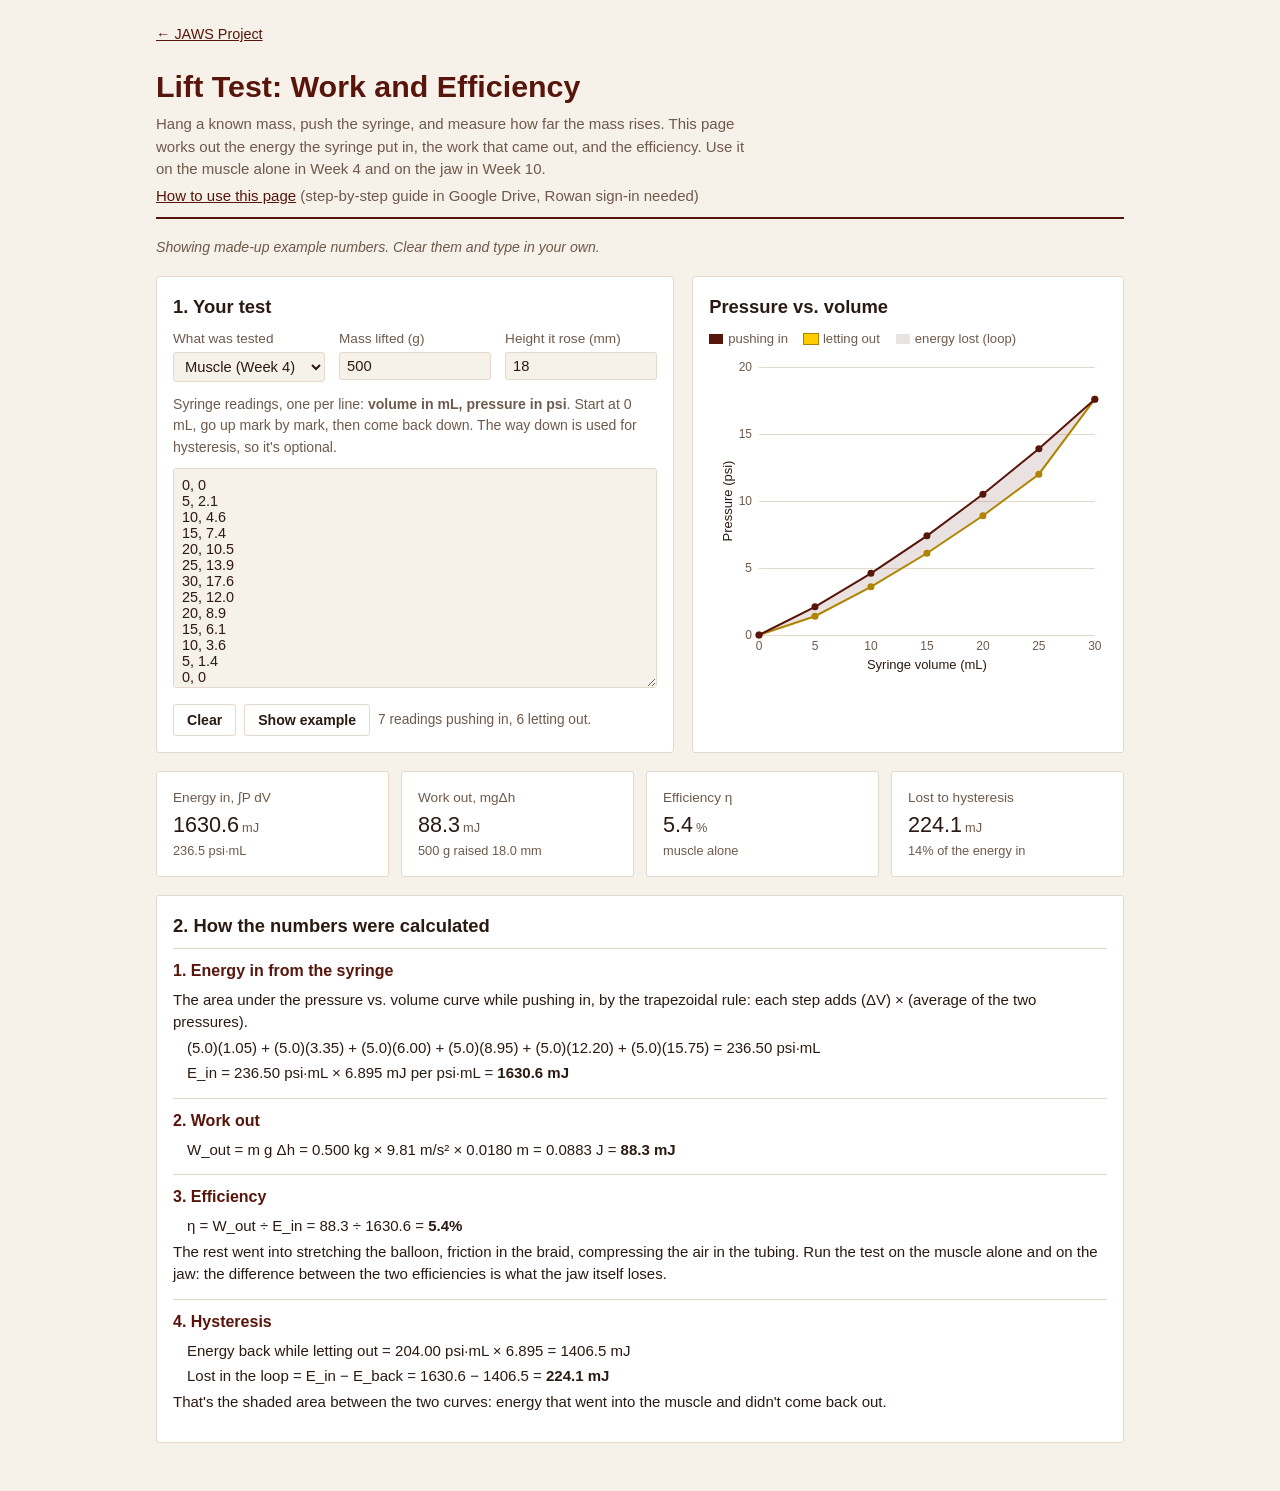
<file: tools/lift-test.html>
<!DOCTYPE html>
<html lang="en">
<head>
<meta charset="utf-8">
<meta name="viewport" content="width=device-width,initial-scale=1,viewport-fit=cover">
<title>Lift Test: Work and Efficiency</title>
<style>
:root {
  --bg: #f6f1e9; --panel: #ffffff; --ink: #2a1a12; --muted: #6e5a4c; --line: #e4d9cb;
  --air: #57150B; --gold: #ffcc00; --gold-dk: #b08400; --soft: rgba(87,21,11,0.12);
  --bad: #b3361f;
  --font: "Helvetica Neue", Helvetica, Arial, sans-serif;
  color-scheme: light;
}
@media (prefers-color-scheme: dark) {
  :root:not([data-theme="light"]) {
    --bg: #1a120d; --panel: #251a14; --ink: #f4ece3; --muted: #bba795; --line: #3d2c22;
    --air: #ffcc00; --gold: #ffcc00; --gold-dk: #ffdd66; --soft: rgba(255,204,0,0.15);
    --bad: #ff8a73; color-scheme: dark;
  }
}
* { box-sizing: border-box; }
body { margin: 0; background: var(--bg); color: var(--ink); font: 15px/1.5 var(--font); }
input, select, button, textarea { font-family: var(--font); }
a { color: var(--air); }
.wrap {
  max-width: 1000px; margin: 0 auto; display: flex; flex-direction: column; gap: 18px;
  padding: max(24px, env(safe-area-inset-top)) max(16px, env(safe-area-inset-right)) max(48px, env(safe-area-inset-bottom)) max(16px, env(safe-area-inset-left));
}
.back { font-size: .9rem; }
header { border-bottom: 2px solid var(--air); padding-bottom: 10px; }
h1 { font-size: 1.9rem; margin: 0; color: var(--air); }
header p { margin: 4px 0 0; color: var(--muted); max-width: 72ch; }
h2 { font-size: 1.15rem; margin: 0 0 8px; }
.panel { background: var(--panel); border: 1px solid var(--line); border-radius: 3px; padding: 16px; min-width: 0; }
.hint { margin: 0 0 10px; color: var(--muted); font-size: .88rem; }
.grid { display: grid; grid-template-columns: minmax(0, 1.2fr) minmax(0, 1fr); gap: 18px; }
.fields { display: grid; grid-template-columns: repeat(auto-fit, minmax(150px, 1fr)); gap: 10px 14px; margin-bottom: 12px; }
.fields label { display: flex; flex-direction: column; gap: 3px; font-size: .85rem; color: var(--muted); }
input, select { font-size: .92rem; padding: 5px 7px; border: 1px solid var(--line); border-radius: 3px; background: var(--bg); color: var(--ink); min-width: 0; }
textarea { width: 100%; height: 220px; font-size: .9rem; padding: 8px; border: 1px solid var(--line); border-radius: 3px; background: var(--bg); color: var(--ink); resize: vertical; }
.buttons { display: flex; flex-wrap: wrap; gap: 8px; align-items: center; margin-top: 10px; }
button { font-size: .88rem; font-weight: bold; padding: 7px 13px; border-radius: 3px; border: 1px solid var(--line); background: var(--panel); color: var(--ink); cursor: pointer; }
button:hover { border-color: var(--air); color: var(--air); }
.status { font-size: .86rem; color: var(--muted); }
.status.err { color: var(--bad); }
.stats { display: grid; grid-template-columns: repeat(4, minmax(0, 1fr)); gap: 12px; }
.stat .k { font-size: .85rem; color: var(--muted); }
.stat .v { font-size: 1.35rem; font-variant-numeric: tabular-nums; }
.stat .v small { font-size: .8rem; color: var(--muted); margin-left: 3px; }
.stat .sub { font-size: .8rem; color: var(--muted); }
.chart-wrap { position: relative; height: 320px; }
canvas { display: block; width: 100%; height: 100%; }
.legend { display: flex; flex-wrap: wrap; gap: 4px 16px; font-size: .82rem; color: var(--muted); margin-bottom: 6px; }
.legend i { display: inline-block; width: 14px; height: 10px; margin-right: 5px; vertical-align: -1px; }
.math section { border-top: 1px solid var(--line); padding: 10px 0; }
.math h3 { font-size: 1rem; margin: 0 0 6px; color: var(--air); }
.math p { margin: 3px 0; }
.math .eq { font-variant-numeric: tabular-nums; padding-left: 14px; }
.bad { color: var(--bad); }
.note-ex { font-style: italic; color: var(--muted); font-size: .88rem; margin: 0; }
[hidden] { display: none !important; }
@media (max-width: 820px) {
  .grid { grid-template-columns: minmax(0, 1fr); }
  .stats { grid-template-columns: repeat(2, minmax(0, 1fr)); }
}
</style>
</head>
<body>
<div class="wrap">
  <a class="back" href="../guide.html">← JAWS Project</a>
  <header>
    <h1>Lift Test: Work and Efficiency</h1>
    <p>Hang a known mass, push the syringe, and measure how far the mass rises. This page works out the energy the syringe put in, the work that came out, and the efficiency. Use it on the muscle alone in Week 4 and on the jaw in Week 10.</p>
  <p class="howto"><a href="https://drive.google.com/file/d/1vE1QuXgtknTjUk4NuWX14OIA7h71vY3V/view?usp=sharing" target="_blank" rel="noopener">How to use this page</a> (step-by-step guide in Google Drive, Rowan sign-in needed)</p>
  </header>

  <p class="note-ex" id="exNote" hidden>Showing made-up example numbers. Clear them and type in your own.</p>

  <section class="grid">
    <div class="panel">
      <h2>1. Your test</h2>
      <div class="fields">
        <label>What was tested<select id="what"><option value="muscle">Muscle (Week 4)</option><option value="jaw">Jaw (Week 10)</option></select></label>
        <label>Mass lifted (g)<input type="number" id="mass" min="0" step="10"></label>
        <label>Height it rose (mm)<input type="number" id="lift" min="0" step="0.5"></label>
      </div>
      <p class="hint">Syringe readings, one per line: <b>volume in mL, pressure in psi</b>. Start at 0 mL, go up mark by mark, then come back down. The way down is used for hysteresis, so it's optional.</p>
      <textarea id="raw" spellcheck="false" aria-label="Syringe volume and pressure readings"></textarea>
      <div class="buttons">
        <button type="button" id="clearBtn">Clear</button>
        <button type="button" id="exBtn">Show example</button>
        <span class="status" id="status"></span>
      </div>
    </div>
    <div class="panel">
      <h2>Pressure vs. volume</h2>
      <div class="legend"><span><i style="background:var(--air)"></i>pushing in</span><span><i style="background:var(--gold);outline:1px solid var(--gold-dk)"></i>letting out</span><span><i style="background:var(--soft)"></i>energy lost (loop)</span></div>
      <div class="chart-wrap"><canvas id="cv" aria-label="Pressure versus syringe volume"></canvas></div>
    </div>
  </section>

  <section class="stats">
    <div class="panel stat"><div class="k">Energy in, ∫P dV</div><div class="v" id="sIn">–</div><div class="sub" id="sInS"></div></div>
    <div class="panel stat"><div class="k">Work out, mgΔh</div><div class="v" id="sOut">–</div><div class="sub" id="sOutS"></div></div>
    <div class="panel stat"><div class="k">Efficiency η</div><div class="v" id="sEta">–</div><div class="sub" id="sEtaS"></div></div>
    <div class="panel stat"><div class="k">Lost to hysteresis</div><div class="v" id="sHys">–</div><div class="sub" id="sHysS"></div></div>
  </section>

  <section class="panel">
    <h2>2. How the numbers were calculated</h2>
    <div class="math" id="math"><p class="hint">Enter a mass, a height and at least two syringe readings.</p></div>
  </section>
</div>

<script>
(function () {
  const $ = id => document.getElementById(id);
  const MJ_PER_PSI_ML = 6.894757; // 1 psi × 1 mL = 6.895 mJ
  const G = 9.81;
  const SAVE = "jaws-lift-test-v1";
  const EX = { what: "muscle", mass: 500, lift: 18,
    raw: "0, 0\n5, 2.1\n10, 4.6\n15, 7.4\n20, 10.5\n25, 13.9\n30, 17.6\n25, 12.0\n20, 8.9\n15, 6.1\n10, 3.6\n5, 1.4\n0, 0" };
  let isExample = false;

  const f = (n, d) => isFinite(n) ? (Math.abs(n) < 0.5 * 10 ** -d ? 0 : n).toFixed(d) : "–";

  function parse(txt) {
    const pts = [];
    txt.split(/\r?\n/).forEach(line => {
      const m = line.split(/[,;\t ]+/).map(parseFloat).filter(v => isFinite(v));
      if (m.length >= 2) pts.push([m[0], m[1]]);
    });
    return pts;
  }
  // split at the largest volume: before it is pushing in, after it is letting out
  function split(pts) {
    let k = 0;
    pts.forEach((p, i) => { if (p[0] > pts[k][0]) k = i; });
    return { up: pts.slice(0, k + 1), down: pts.slice(k) };
  }
  function trap(pts) {
    let a = 0;
    for (let i = 1; i < pts.length; i++) a += (pts[i][0] - pts[i - 1][0]) * (pts[i][1] + pts[i - 1][1]) / 2;
    return a;
  }

  let view = null;
  function update() {
    const pts = parse($("raw").value), mass = parseFloat($("mass").value), lift = parseFloat($("lift").value);
    const st = $("status");
    save();
    $("exNote").hidden = !isExample;
    if (pts.length < 2) {
      view = null; draw(); clearStats();
      st.className = "status"; st.textContent = pts.length ? "Need at least two readings." : "";
      $("math").innerHTML = "<p class='hint'>Enter a mass, a height and at least two syringe readings.</p>";
      return;
    }
    const { up, down } = split(pts);
    const inPsiMl = trap(up), Ein = inPsiMl * MJ_PER_PSI_ML;
    const backPsiMl = down.length > 1 ? -trap(down) : NaN, Eback = backPsiMl * MJ_PER_PSI_ML;
    const loop = Ein - Eback;
    const Wout = mass > 0 && lift > 0 ? mass / 1000 * G * lift : NaN; // g·m/s²·mm = mJ
    const eta = Wout / Ein;
    view = { up, down };

    $("sIn").innerHTML = f(Ein, 1) + "<small>mJ</small>";
    $("sInS").textContent = f(inPsiMl, 1) + " psi·mL";
    $("sOut").innerHTML = isFinite(Wout) ? f(Wout, 1) + "<small>mJ</small>" : "–";
    $("sOutS").textContent = isFinite(Wout) ? f(mass, 0) + " g raised " + f(lift, 1) + " mm" : "enter mass and height";
    $("sEta").innerHTML = isFinite(eta) && Ein > 0 ? f(eta * 100, 1) + "<small>%</small>" : "–";
    $("sEtaS").textContent = $("what").value === "jaw" ? "whole jaw" : "muscle alone";
    $("sHys").innerHTML = isFinite(loop) ? f(loop, 1) + "<small>mJ</small>" : "–";
    $("sHysS").textContent = isFinite(loop) && Ein > 0 ? f(loop / Ein * 100, 0) + "% of the energy in" : "needs readings on the way down";

    const s = [];
    s.push("<section><h3>1. Energy in from the syringe</h3>" +
      "<p>The area under the pressure vs. volume curve while pushing in, by the trapezoidal rule: each step adds (ΔV) × (average of the two pressures).</p>" +
      "<p class='eq'>" + up.slice(1).map((p, i) => "(" + f(p[0] - up[i][0], 1) + ")(" + f((p[1] + up[i][1]) / 2, 2) + ")").join(" + ") + " = " + f(inPsiMl, 2) + " psi·mL</p>" +
      "<p class='eq'>E_in = " + f(inPsiMl, 2) + " psi·mL × 6.895 mJ per psi·mL = <b>" + f(Ein, 1) + " mJ</b></p></section>");
    s.push("<section><h3>2. Work out</h3>" + (isFinite(Wout)
      ? "<p class='eq'>W_out = m g Δh = " + f(mass / 1000, 3) + " kg × 9.81 m/s² × " + f(lift / 1000, 4) + " m = " + f(Wout / 1000, 4) + " J = <b>" + f(Wout, 1) + " mJ</b></p>"
      : "<p>Enter the mass and the height it rose.</p>") + "</section>");
    s.push("<section><h3>3. Efficiency</h3>" + (isFinite(eta) && Ein > 0
      ? "<p class='eq'>η = W_out ÷ E_in = " + f(Wout, 1) + " ÷ " + f(Ein, 1) + " = <b>" + f(eta * 100, 1) + "%</b></p>" +
        "<p>The rest went into stretching the balloon, friction in the braid, compressing the air in the tubing" + ($("what").value === "jaw" ? ", and friction and bending in the jaw" : "") + ". " +
        "Run the test on the muscle alone and on the jaw: the difference between the two efficiencies is what the jaw itself loses.</p>" +
        (eta > 1 ? "<p class='bad'>Over 100% isn't possible, so check the mass, the height, and that the readings start at 0 mL.</p>" : "")
      : "<p>Needs the energy in and the work out.</p>") + "</section>");
    s.push("<section><h3>4. Hysteresis</h3>" + (isFinite(loop)
      ? "<p class='eq'>Energy back while letting out = " + f(backPsiMl, 2) + " psi·mL × 6.895 = " + f(Eback, 1) + " mJ</p>" +
        "<p class='eq'>Lost in the loop = E_in − E_back = " + f(Ein, 1) + " − " + f(Eback, 1) + " = <b>" + f(loop, 1) + " mJ</b></p>" +
        (loop >= 0 ? "<p>That's the shaded area between the two curves: energy that went into the muscle and didn't come back out.</p>"
          : "<p class='bad'>More came back out than went in, which can't happen. Check that the readings are in order and the way down really was lower.</p>")
      : "<p>Take readings on the way back down to see it.</p>") + "</section>");
    $("math").innerHTML = s.join("");
    st.className = "status";
    st.textContent = up.length + " readings pushing in" + (down.length > 1 ? ", " + (down.length - 1) + " letting out." : ".");
    draw();
  }
  function clearStats() {
    ["sIn", "sOut", "sEta", "sHys"].forEach(id => $(id).textContent = "–");
    ["sInS", "sOutS", "sEtaS", "sHysS"].forEach(id => $(id).textContent = "");
  }

  // ---------- chart ----------
  const css = n => getComputedStyle(document.documentElement).getPropertyValue(n).trim();
  function nice(range, count) { const r = range / count, p = 10 ** Math.floor(Math.log10(r)), q = r / p; return (q < 1.5 ? 1 : q < 3 ? 2 : q < 7 ? 5 : 10) * p; }
  function draw() {
    const cv = $("cv"), box = cv.parentElement.getBoundingClientRect(), dpr = window.devicePixelRatio || 1;
    cv.width = Math.round(box.width * dpr); cv.height = Math.round(box.height * dpr);
    const ctx = cv.getContext("2d"); ctx.setTransform(dpr, 0, 0, dpr, 0, 0);
    const W = box.width, H = box.height;
    ctx.fillStyle = css("--panel"); ctx.fillRect(0, 0, W, H);
    if (!view) return;
    const all = view.up.concat(view.down);
    const xMaxR = Math.max(1, ...all.map(p => p[0])), yMaxR = Math.max(1, ...all.map(p => p[1]));
    const xs = nice(xMaxR, 5), ys = nice(yMaxR, 5), xMax = Math.ceil(xMaxR / xs) * xs, yMax = Math.ceil(yMaxR * 1.05 / ys) * ys;
    const L = 50, R = 12, T = 12, B = 40, pw = W - L - R, ph = H - T - B;
    const X = v => L + v / xMax * pw, Y = v => T + (1 - v / yMax) * ph;
    ctx.font = "12px Helvetica, Arial, sans-serif"; ctx.strokeStyle = css("--line"); ctx.fillStyle = css("--muted"); ctx.lineWidth = 1;
    ctx.textAlign = "right"; ctx.textBaseline = "middle";
    for (let v = 0; v <= yMax + 1e-9; v += ys) { const y = Math.round(Y(v)) + .5; ctx.beginPath(); ctx.moveTo(L, y); ctx.lineTo(L + pw, y); ctx.stroke(); ctx.fillText(f(v, ys < 1 ? 1 : 0), L - 7, y); }
    ctx.textAlign = "center"; ctx.textBaseline = "top";
    for (let v = 0; v <= xMax + 1e-9; v += xs) ctx.fillText(f(v, xs < 1 ? 1 : 0), X(v), T + ph + 6);
    ctx.fillStyle = css("--ink"); ctx.font = "13px Helvetica, Arial, sans-serif";
    ctx.fillText("Syringe volume (mL)", L + pw / 2, H - 16);
    ctx.save(); ctx.translate(13, T + ph / 2); ctx.rotate(-Math.PI / 2); ctx.fillText("Pressure (psi)", 0, 0); ctx.restore();
    // loop area
    if (view.down.length > 1) {
      ctx.beginPath();
      view.up.forEach((p, i) => i ? ctx.lineTo(X(p[0]), Y(p[1])) : ctx.moveTo(X(p[0]), Y(p[1])));
      view.down.forEach(p => ctx.lineTo(X(p[0]), Y(p[1])));
      ctx.closePath(); ctx.fillStyle = css("--soft"); ctx.fill();
    }
    const line = (pts, color) => {
      ctx.strokeStyle = color; ctx.lineWidth = 2; ctx.beginPath();
      pts.forEach((p, i) => i ? ctx.lineTo(X(p[0]), Y(p[1])) : ctx.moveTo(X(p[0]), Y(p[1]))); ctx.stroke();
      ctx.fillStyle = color; pts.forEach(p => { ctx.beginPath(); ctx.arc(X(p[0]), Y(p[1]), 3.5, 0, 2 * Math.PI); ctx.fill(); });
    };
    if (view.down.length > 1) line(view.down, css("--gold-dk"));
    line(view.up, css("--air"));
  }

  // ---------- saving ----------
  function save() {
    try { localStorage.setItem(SAVE, JSON.stringify({ what: $("what").value, mass: $("mass").value, lift: $("lift").value, raw: $("raw").value, ex: isExample })); } catch (e) {}
  }
  function load(d) { $("what").value = d.what || "muscle"; $("mass").value = d.mass ?? ""; $("lift").value = d.lift ?? ""; $("raw").value = d.raw || ""; }
  let saved = null;
  try { saved = JSON.parse(localStorage.getItem(SAVE)); } catch (e) {}
  if (saved && saved.raw) { load(saved); isExample = !!saved.ex; } else { load(EX); isExample = true; }

  $("exBtn").addEventListener("click", () => { load(EX); isExample = true; update(); });
  $("clearBtn").addEventListener("click", () => { load({ what: $("what").value }); isExample = false; update(); });
  ["raw", "mass", "lift"].forEach(id => $(id).addEventListener("input", () => { isExample = false; update(); }));
  $("what").addEventListener("change", update);
  window.addEventListener("resize", () => { clearTimeout(draw.t); draw.t = setTimeout(draw, 100); });
  update();
})();
</script>
</body>
</html>
</file>
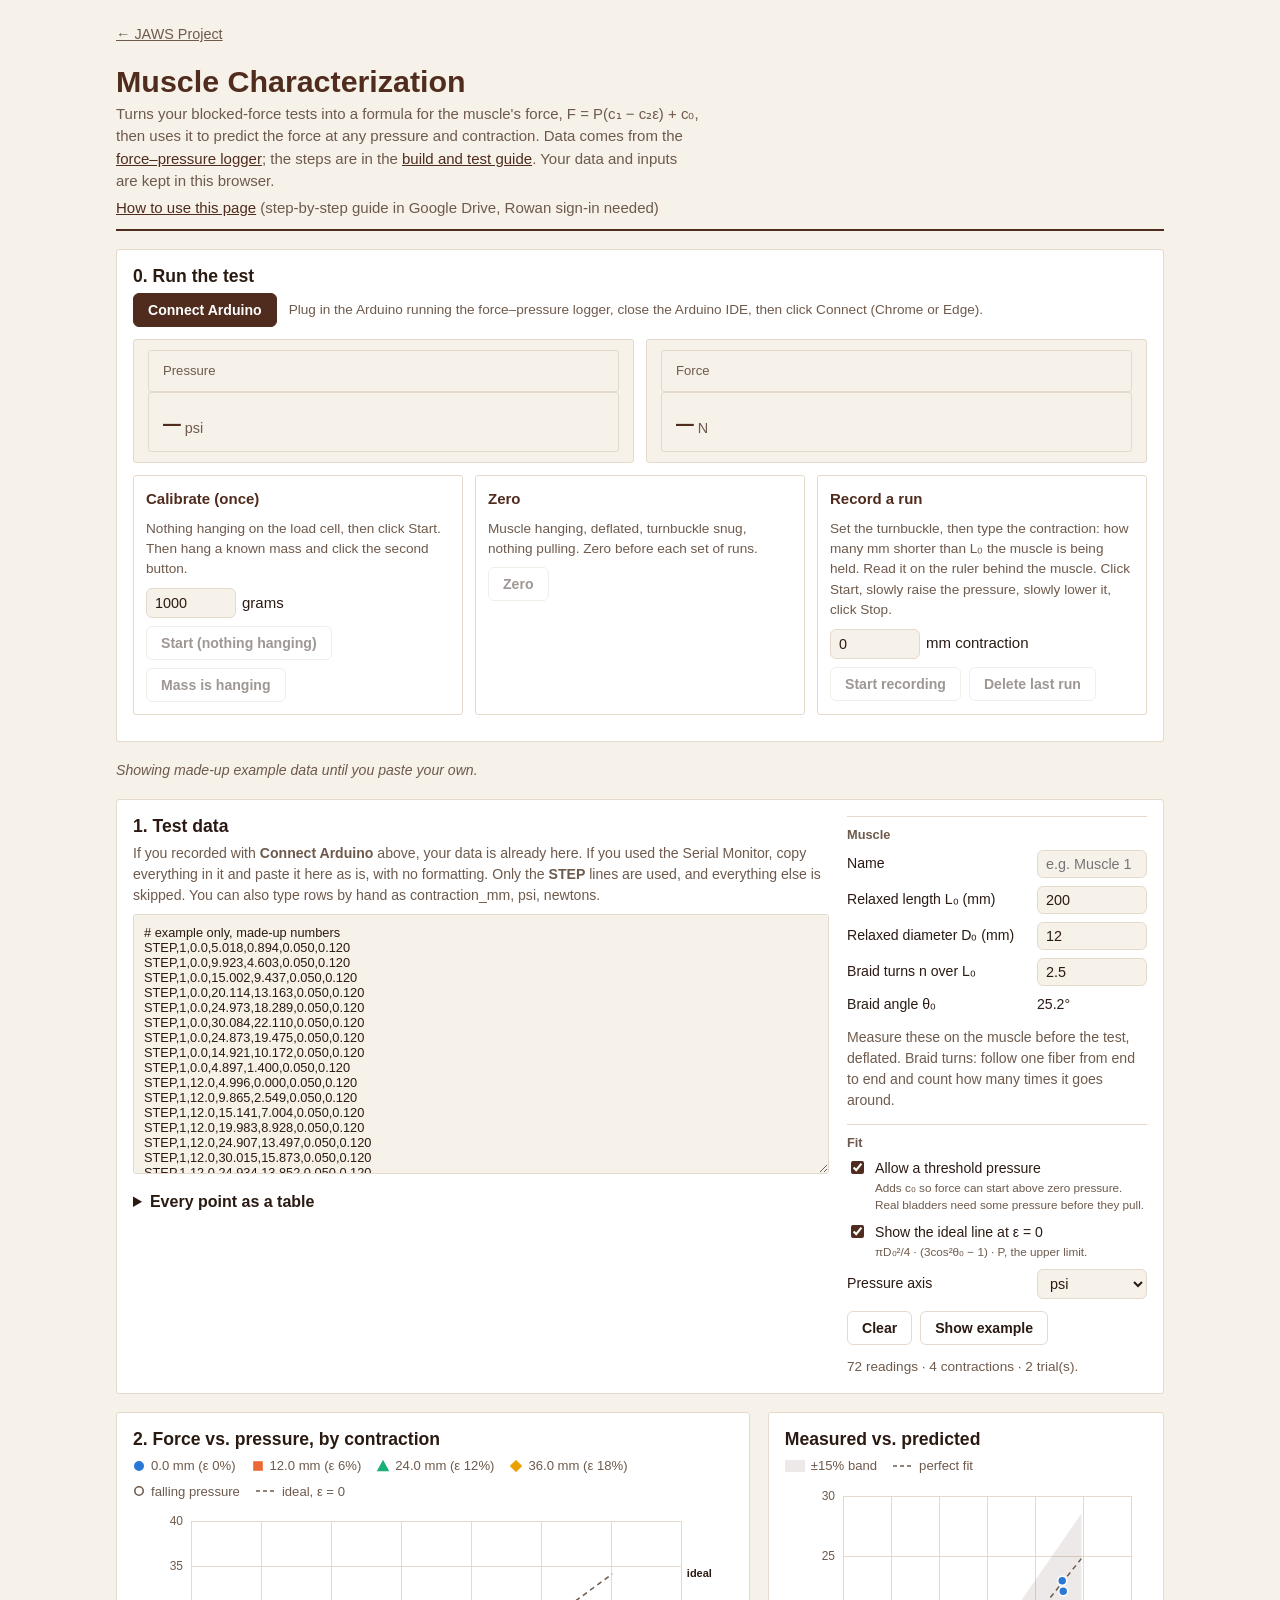
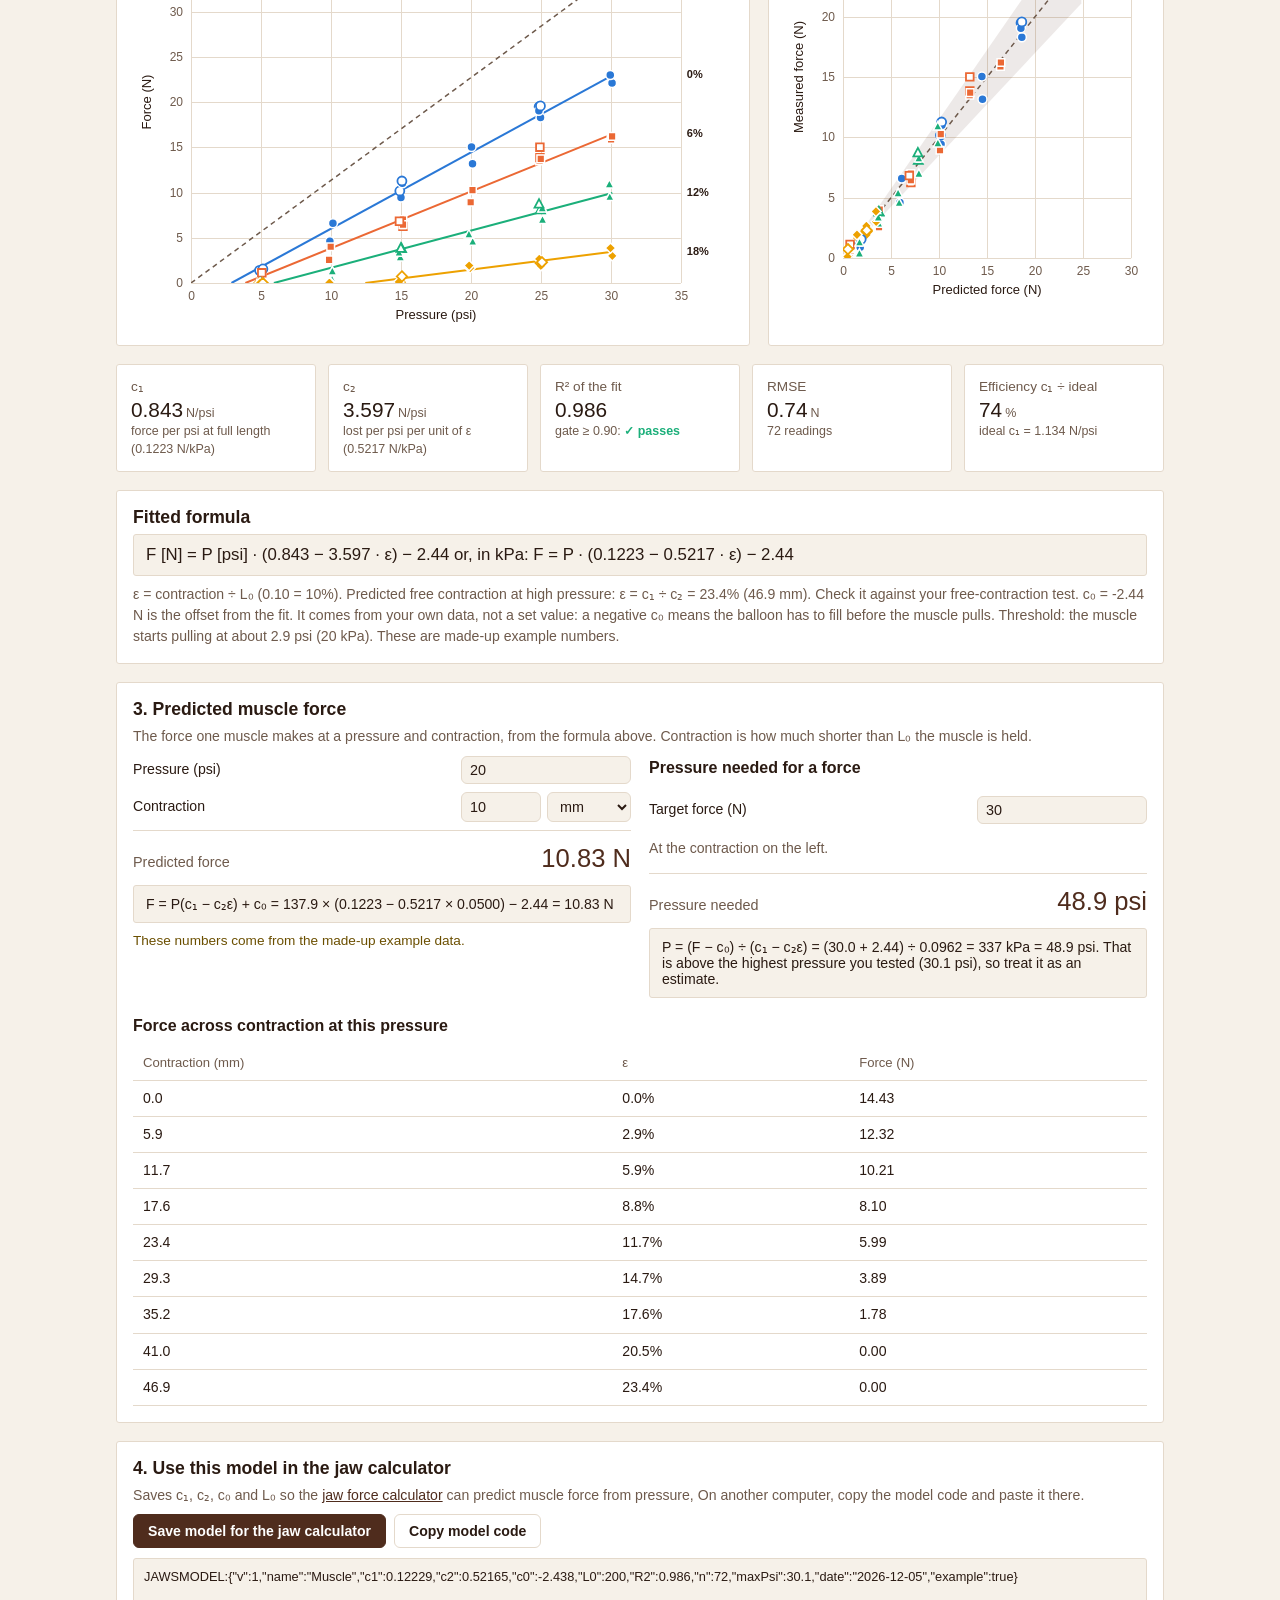
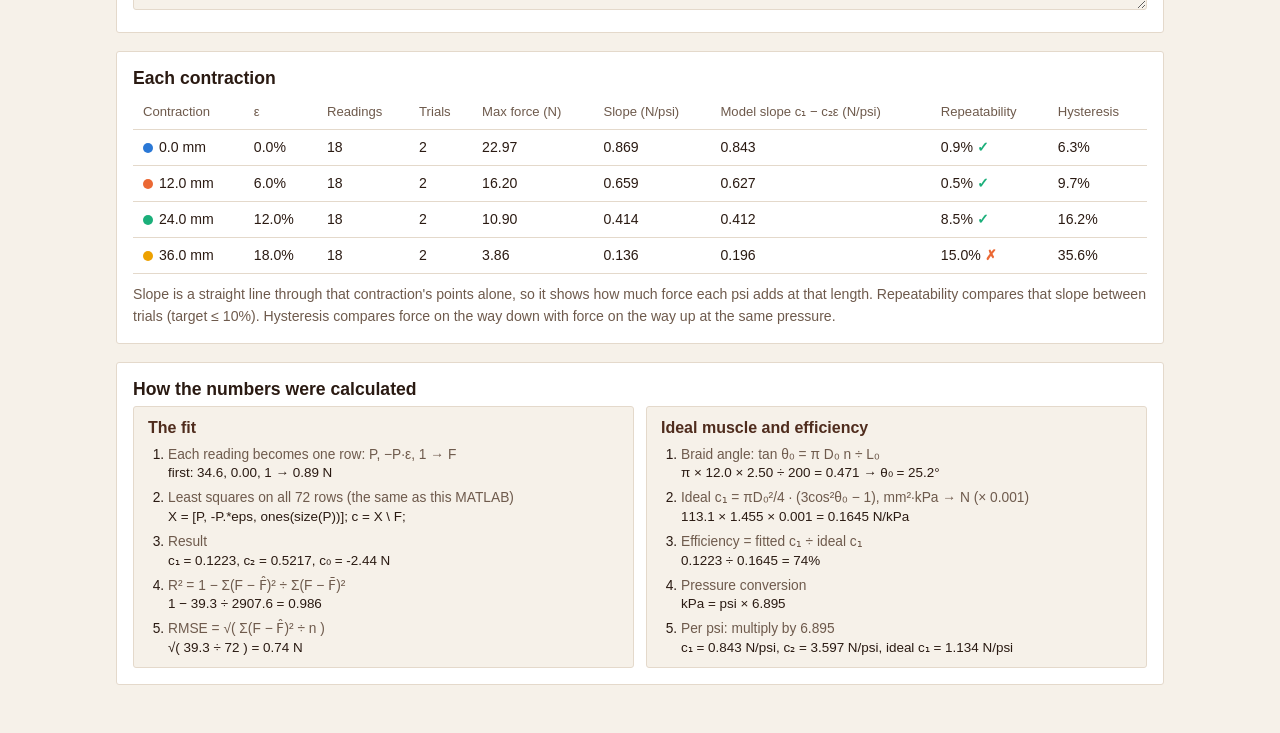
<file: tools/muscle-characterization.html>
<!DOCTYPE html>
<html lang="en">
<head>
<meta charset="utf-8">
<meta name="viewport" content="width=device-width,initial-scale=1,viewport-fit=cover">
<title>Muscle Characterization</title>
<style>
:root {
  --bg: #f6f1e9; --panel: #ffffff; --ink: #2a1a12; --muted: #6e5a4c; --line: #e4d9cb;
  --air: #4f2c1d; --air-soft: rgba(79,44,29,0.10); --gold: #ffcc00;
  --warn-bg: #fff4cc; --warn-ink: #6b4f00;
  --s1: #2a78d6; --s2: #eb6834; --s3: #1baf7a; --s4: #eda100; --s5: #e87ba4;
  --font-display: "Helvetica Neue", Helvetica, Arial, sans-serif;
  --font-body: "Helvetica Neue", Helvetica, Arial, sans-serif;
  --font-mono: "Helvetica Neue", Helvetica, Arial, sans-serif;
  color-scheme: light;
}
@media (prefers-color-scheme: dark) {
  :root:not([data-theme="light"]) {
    --bg: #1a120d; --panel: #251a14; --ink: #f4ece3; --muted: #bba795; --line: #3d2c22;
    --air: #ffcc00; --air-soft: rgba(255,204,0,0.12); --warn-bg: #3a2e0c; --warn-ink: #ffdd66;
    --s1: #3987e5; --s2: #d95926; --s3: #199e70; --s4: #c98500; --s5: #d55181; color-scheme: dark;
  }
}
:root[data-theme="dark"] {
  --bg: #1a120d; --panel: #251a14; --ink: #f4ece3; --muted: #bba795; --line: #3d2c22;
  --air: #ffcc00; --air-soft: rgba(255,204,0,0.12); --warn-bg: #3a2e0c; --warn-ink: #ffdd66;
  --s1: #3987e5; --s2: #d95926; --s3: #199e70; --s4: #c98500; --s5: #d55181; color-scheme: dark;
}
* { box-sizing: border-box; }
body { margin: 0; background: var(--bg); color: var(--ink); font: 15px/1.5 var(--font-body); }
.wrap {
  max-width: 1080px; margin: 0 auto; display: flex; flex-direction: column; gap: 18px;
  padding: max(24px, env(safe-area-inset-top)) max(16px, env(safe-area-inset-right)) max(48px, env(safe-area-inset-bottom)) max(16px, env(safe-area-inset-left));
}
header { border-bottom: 2px solid var(--air); padding-bottom: 10px; }
h1 { font: 700 1.9rem var(--font-display); margin: 0; color: var(--air); }
header p { margin: 4px 0 0; color: var(--muted); max-width: 70ch; }
header p a, .wrap > a { color: var(--air); }
h2 { font: 600 1.1rem var(--font-display); margin: 0 0 6px; }
.panel { background: var(--panel); border: 1px solid var(--line); border-radius: 3px; padding: 16px; min-width: 0; }
.tag { align-self: flex-start; font-style: italic; color: var(--muted); font-size: .88rem; }
.charts { display: grid; grid-template-columns: minmax(0, 1.6fr) minmax(0, 1fr); gap: 18px; }
.chart-wrap { position: relative; height: 420px; }
canvas { display: block; width: 100%; height: 100%; }
.legend { display: flex; flex-wrap: wrap; gap: 6px 16px; font-size: 0.82rem; color: var(--muted); margin-bottom: 8px; }
.legend span { display: inline-flex; align-items: center; gap: 6px; }
.legend svg { flex: none; }
.tip { position: absolute; pointer-events: none; background: var(--panel); border: 1px solid var(--line); border-radius: 6px; padding: 6px 9px; font-size: 0.8rem; box-shadow: 0 2px 10px rgba(0,0,0,.12); white-space: nowrap; font-variant-numeric: tabular-nums; z-index: 2; }
.tip b { font-weight: 600; }
.stats { display: grid; grid-template-columns: repeat(5, minmax(0, 1fr)); gap: 12px; }
.stat { padding: 12px 14px; }
.stat .k { font-size: 0.85rem; color: var(--muted); }
.stat .v { font: 500 1.3rem var(--font-mono); font-variant-numeric: tabular-nums; }
.stat .v small { font-size: 0.78rem; color: var(--muted); margin-left: 3px; }
.stat .sub { font-size: 0.78rem; color: var(--muted); }
.eq { font: 500 1.05rem var(--font-mono); background: var(--bg); border: 1px solid var(--line); border-radius: 3px; padding: 10px 12px; overflow-x: auto; white-space: nowrap; }
.table-scroll { overflow-x: auto; }
table { border-collapse: collapse; width: 100%; font-size: 0.88rem; font-variant-numeric: tabular-nums; }
th, td { text-align: left; padding: 7px 10px; border-bottom: 1px solid var(--line); white-space: nowrap; }
th { font-size: 0.82rem; color: var(--muted); font-weight: 500; }
td.num { font-family: var(--font-mono); }
.dot { display: inline-block; width: 10px; height: 10px; border-radius: 50%; margin-right: 6px; vertical-align: -1px; }
.calc { display: grid; grid-template-columns: repeat(auto-fit, minmax(300px, 1fr)); gap: 12px; }
.card { border: 1px solid var(--line); border-radius: 3px; padding: 12px 14px; background: var(--bg); min-width: 0; }
.card h3 { font: 600 1rem var(--font-display); margin: 0 0 8px; color: var(--air); }
.card ol { margin: 0; padding-left: 20px; display: flex; flex-direction: column; gap: 8px; font-size: 0.86rem; }
.card li span { display: block; color: var(--muted); }
.card code { display: block; font: 0.84rem var(--font-mono); overflow-wrap: anywhere; }
.input { display: grid; grid-template-columns: minmax(0, 1fr) 300px; gap: 18px; }
.hint { margin: 0 0 8px; color: var(--muted); font-size: 0.88rem; }
textarea { width: 100%; height: 260px; resize: vertical; font: 0.8rem var(--font-mono); color: var(--ink); background: var(--bg); border: 1px solid var(--line); border-radius: 3px; padding: 10px; }
.side { display: flex; flex-direction: column; gap: 12px; }
.row { display: grid; grid-template-columns: 1fr 110px; align-items: center; gap: 8px; font-size: 0.88rem; }
.row input, .row select, select { font: 0.9rem var(--font-mono); padding: 5px 8px; border-radius: 6px; border: 1px solid var(--line); background: var(--bg); color: var(--ink); width: 100%; }
.check { display: flex; gap: 8px; align-items: flex-start; font-size: 0.88rem; }
.check input { margin-top: 3px; accent-color: var(--air); }
.check small { display: block; color: var(--muted); }
.group { border-top: 1px solid var(--line); padding-top: 10px; display: flex; flex-direction: column; gap: 8px; }
.group > b { font: 600 0.8rem var(--font-body); color: var(--muted); }
button { font: 600 0.88rem var(--font-body); padding: 8px 14px; border-radius: 6px; border: 1px solid var(--line); background: var(--panel); color: var(--ink); cursor: pointer; }
button:hover { border-color: var(--air); color: var(--air); }
.buttons { display: flex; gap: 8px; flex-wrap: wrap; }
.status { font-size: 0.85rem; color: var(--muted); }
.status.err { color: var(--warn-ink); background: var(--warn-bg); padding: 8px 10px; border-radius: 6px; }
textarea:focus, input:focus-visible, select:focus-visible, button:focus-visible { outline: 2px solid var(--air); outline-offset: 1px; }
details summary { cursor: pointer; font: 600 1rem var(--font-display); }
.note { margin: 10px 0 0; font-size: .88rem; color: var(--muted); }
.gate { font-weight: 600; }
.gate.ok { color: var(--s3); } .gate.no { color: var(--s2); }
@media (max-width: 820px) {
  .charts, .input { grid-template-columns: minmax(0, 1fr); }
  .stats { grid-template-columns: repeat(2, minmax(0, 1fr)); }
  .chart-wrap { height: 320px; }
}
code, kbd, pre, textarea, input, select, button { font-family: var(--font-body); }
h3 { font-size: 1rem; margin: 0 0 8px; }
.pgrid { display: grid; grid-template-columns: repeat(auto-fit, minmax(300px, 1fr)); gap: 18px; }
.pin { display: flex; flex-direction: column; gap: 8px; min-width: 0; }
.pair { display: flex; gap: 6px; }
.pair input { width: 80px; }
.bigout { display: flex; align-items: baseline; justify-content: space-between; gap: 10px; border-top: 1px solid var(--line); padding-top: 8px; }
.bigout .k { color: var(--muted); font-size: .9rem; }
.bigout .v { font-size: 1.6rem; font-variant-numeric: tabular-nums; color: var(--air); }
.eq.small { font-size: .88rem; white-space: normal; }
.warnline { margin: 0; font-size: .85rem; color: var(--warn-ink); }
a { color: var(--air); }
button.primary { background: var(--air); border-color: var(--air); color: var(--panel); }
button.primary:hover { filter: brightness(1.1); color: var(--panel); }
#predict .row { grid-template-columns: 1fr 170px; }
#run .runtop { display: flex; align-items: center; gap: 12px; flex-wrap: wrap; }
#run .live { display: grid; grid-template-columns: repeat(2, minmax(0, 1fr)); gap: 12px; margin: 12px 0; }
#run .live div { background: var(--bg); border: 1px solid var(--line); border-radius: 3px; padding: 10px 14px; }
#run .live .k { font-size: .82rem; color: var(--muted); }
#run .live .v { font-size: 2rem; font-variant-numeric: tabular-nums; color: var(--air); line-height: 1.2; }
#run .live .v small { font-size: .9rem; color: var(--muted); margin-left: 4px; }
#run .steps { display: grid; grid-template-columns: repeat(3, minmax(0, 1fr)); gap: 12px; }
#run .step { border: 1px solid var(--line); border-radius: 3px; padding: 12px; display: flex; flex-direction: column; gap: 8px; min-width: 0; }
#run .step b { color: var(--air); }
#run .step p { margin: 0; font-size: .85rem; color: var(--muted); }
#run .step .pair input { width: 90px; font: .9rem var(--font-body); padding: 6px 8px; border-radius: 6px; border: 1px solid var(--line); background: var(--bg); color: var(--ink); }
#run button:disabled { opacity: .45; cursor: default; }
#run button.rec { background: #b3261e; border-color: #b3261e; color: #fff; }
#runMsg { margin-top: 10px; }
@media (max-width: 820px) { #run .steps { grid-template-columns: minmax(0, 1fr); } }
</style>
</head>
<body>
<div class="wrap">
  <a href="../guide.html" style="color:var(--muted);font-size:.9rem">← JAWS Project</a>
  <header>
    <h1>Muscle Characterization</h1>
    <p>Turns your blocked-force tests into a formula for the muscle's force, F = P(c₁ − c₂ε) + c₀, then uses it to predict the force at any pressure and contraction. Data comes from the <a href="https://github.com/pagano770/Jaws-Leaderboard/blob/main/arduino/muscle_force_pressure/muscle_force_pressure.ino" target="_blank" rel="noopener">force–pressure logger</a>; the steps are in the <a href="https://claude.ai/artifact/MfMrwkHXpQbDxQpVqbDntp" target="_blank" rel="noopener">build and test guide</a>. Your data and inputs are kept in this browser.</p>
  <p class="howto"><a href="https://drive.google.com/file/d/1am4YOiL4VXdsihKW4QFuSUmCzwrBapci/view?usp=sharing" target="_blank" rel="noopener">How to use this page</a> (step-by-step guide in Google Drive, Rowan sign-in needed)</p>
  </header>

  <section class="panel" id="run">
    <h2>0. Run the test</h2>
    <div class="runtop">
      <button type="button" class="primary" id="connectBtn">Connect Arduino</button>
      <span class="status" id="connState">Plug in the Arduino running the force–pressure logger, close the Arduino IDE, then click Connect (Chrome or Edge).</span>
    </div>
    <div class="live">
      <div><div class="k">Pressure</div><div class="v" id="livePsi">–<small>psi</small></div></div>
      <div><div class="k">Force</div><div class="v" id="liveN">–<small>N</small></div></div>
    </div>
    <div class="steps">
      <div class="step">
        <b>Calibrate (once)</b>
        <p id="calInfo">Nothing hanging on the load cell, then click Start. Then hang a known mass and click the second button.</p>
        <div class="pair"><input type="number" id="calMass" value="1000" min="1" step="1" aria-label="Calibration mass in grams"><span style="align-self:center">grams</span></div>
        <div class="buttons"><button type="button" id="calStart" disabled>Start (nothing hanging)</button><button type="button" id="calDone" disabled>Mass is hanging</button></div>
      </div>
      <div class="step">
        <b>Zero</b>
        <p>Muscle hanging, deflated, turnbuckle snug, nothing pulling. Zero before each set of runs.</p>
        <div class="buttons"><button type="button" id="zeroBtn" disabled>Zero</button></div>
      </div>
      <div class="step">
        <b>Record a run</b>
        <p>Set the turnbuckle, then type the contraction: how many mm shorter than L₀ the muscle is being held. Read it on the ruler behind the muscle. Click Start, slowly raise the pressure, slowly lower it, click Stop.</p>
        <div class="pair"><input type="number" id="runMm" value="0" min="0" step="0.5" aria-label="Contraction in mm"><span style="align-self:center">mm contraction</span></div>
        <div class="buttons"><button type="button" id="recBtn" disabled>Start recording</button><button type="button" id="undoBtn" disabled>Delete last run</button></div>
      </div>
    </div>
    <div class="status" id="runMsg"></div>
  </section>

  <span class="tag" id="exampleTag">Showing made-up example data until you paste your own.</span>

  <section class="panel input">
    <div>
      <h2>1. Test data</h2>
      <p class="hint">If you recorded with <b>Connect Arduino</b> above, your data is already here. If you used the Serial Monitor, copy everything in it and paste it here as is, with no formatting. Only the <b>STEP</b> lines are used, and everything else is skipped. You can also type rows by hand as <code>contraction_mm, psi, newtons</code>.</p>
      <textarea id="raw" spellcheck="false" aria-label="Serial Monitor output"></textarea>
      <details style="margin-top:12px">
        <summary>Every point as a table</summary>
        <div class="table-scroll" style="margin-top:8px"><table><thead><tr><th>Trial</th><th>Contraction (mm)</th><th>ε (%)</th><th>Pressure (kPa)</th><th>Direction</th><th>Force (N)</th><th>Predicted (N)</th><th>Error (N)</th></tr></thead><tbody id="allRows"></tbody></table></div>
      </details>
    </div>
    <div class="side">
      <div class="group"><b>Muscle</b>
        <div class="row"><label for="mname">Name</label><input type="text" id="mname" maxlength="30" placeholder="e.g. Muscle 1"></div>
        <div class="row"><label for="L0">Relaxed length L₀ (mm)</label><input type="number" id="L0" value="200" step="1"></div>
        <div class="row"><label for="D0">Relaxed diameter D₀ (mm)</label><input type="number" id="D0" value="12" step="0.1"></div>
        <div class="row"><label for="turns">Braid turns n over L₀</label><input type="number" id="turns" value="2.5" step="0.1"></div>
        <div class="row"><span>Braid angle θ₀</span><span id="theta" style="font-family:var(--font-mono)">–</span></div>
        <p class="hint" style="margin:4px 0 0">Measure these on the muscle before the test, deflated. Braid turns: follow one fiber from end to end and count how many times it goes around.</p>
      </div>
      <div class="group"><b>Fit</b>
        <label class="check"><input type="checkbox" id="offset" checked><span>Allow a threshold pressure<small>Adds c₀ so force can start above zero pressure. Real bladders need some pressure before they pull.</small></span></label>
        <label class="check"><input type="checkbox" id="ideal" checked><span>Show the ideal line at ε = 0<small>πD₀²/4 · (3cos²θ₀ − 1) · P, the upper limit.</small></span></label>
        <div class="row"><label for="unit">Pressure axis</label><select id="unit"><option value="psi" selected>psi</option><option value="kpa">kPa</option></select></div>
      </div>
      <div class="buttons"><button id="clearBtn" type="button">Clear</button><button id="exBtn" type="button">Show example</button></div>
      <div class="status" id="status"></div>
    </div>
  </section>

  <section class="charts">
    <div class="panel">
      <h2>2. Force vs. pressure, by contraction</h2>
      <div class="legend" id="legend1"></div>
      <div class="chart-wrap"><canvas id="c1" aria-label="Force versus pressure scatter with fitted lines"></canvas></div>
    </div>
    <div class="panel">
      <h2>Measured vs. predicted</h2>
      <div class="legend"><span><svg width="20" height="12"><rect width="20" height="12" fill="var(--air-soft)"/></svg>±15% band</span><span><svg width="20" height="12"><line x1="0" y1="6" x2="20" y2="6" stroke="var(--muted)" stroke-width="1.5" stroke-dasharray="4 3"/></svg>perfect fit</span></div>
      <div class="chart-wrap"><canvas id="c2" aria-label="Parity plot of measured versus predicted force"></canvas></div>
    </div>
  </section>

  <section class="stats">
    <div class="panel stat"><div class="k">c₁</div><div class="v" id="sC1">–</div><div class="sub" id="sC1s"></div></div>
    <div class="panel stat"><div class="k">c₂</div><div class="v" id="sC2">–</div><div class="sub" id="sC2s"></div></div>
    <div class="panel stat"><div class="k">R² of the fit</div><div class="v" id="sR2">–</div><div class="sub" id="sR2s"></div></div>
    <div class="panel stat"><div class="k">RMSE</div><div class="v" id="sRM">–</div><div class="sub" id="sRMs"></div></div>
    <div class="panel stat"><div class="k">Efficiency c₁ ÷ ideal</div><div class="v" id="sEf">–</div><div class="sub" id="sEfs"></div></div>
  </section>

  <section class="panel">
    <h2>Fitted formula</h2>
    <div class="eq" id="eq">–</div>
    <p class="hint" id="eqNote" style="margin:8px 0 0"></p>
  </section>

  <section class="panel" id="predict">
    <h2>3. Predicted muscle force</h2>
    <p class="hint">The force one muscle makes at a pressure and contraction, from the formula above. Contraction is how much shorter than L₀ the muscle is held.</p>
    <div class="pgrid">
      <div class="pin">
        <div class="row"><label for="pPsi">Pressure (psi)</label><input type="number" id="pPsi" value="20" step="0.5" min="0"></div>
        <div class="row"><label for="pX">Contraction</label><span class="pair"><input type="number" id="pX" value="10" step="0.5" min="0"><select id="pXu" aria-label="Contraction unit"><option value="mm">mm</option><option value="pct">% of L₀</option></select></span></div>
        <div class="bigout"><span class="k">Predicted force</span><span class="v" id="pF">–</span></div>
        <div class="eq small" id="pMath">–</div>
        <p class="warnline" id="pWarn" hidden></p>
      </div>
      <div class="pin">
        <h3>Pressure needed for a force</h3>
        <div class="row"><label for="tF">Target force (N)</label><input type="number" id="tF" value="30" step="1" min="0"></div>
        <p class="hint" style="margin:6px 0">At the contraction on the left.</p>
        <div class="bigout"><span class="k">Pressure needed</span><span class="v" id="tP">–</span></div>
        <div class="eq small" id="tMath">–</div>
      </div>
    </div>
    <h3 style="margin-top:16px">Force across contraction at this pressure</h3>
    <div class="table-scroll"><table><thead><tr><th>Contraction (mm)</th><th>ε</th><th>Force (N)</th></tr></thead><tbody id="pTable"></tbody></table></div>
  </section>

  <section class="panel" id="export">
    <h2>4. Use this model in the jaw calculator</h2>
    <p class="hint">Saves c₁, c₂, c₀ and L₀ so the <a href="jaw-calculator.html" target="_blank" rel="noopener">jaw force calculator</a> can predict muscle force from pressure, On another computer, copy the model code and paste it there.</p>
    <div class="buttons"><button type="button" class="primary" id="saveModel">Save model for the jaw calculator</button><button type="button" id="copyModel">Copy model code</button><span class="status" id="modelStatus"></span></div>
    <textarea id="modelCode" readonly rows="2" aria-label="Model code" style="height:auto;margin-top:10px"></textarea>
  </section>

  <section class="panel">
    <h2>Each contraction</h2>
    <div class="table-scroll"><table><thead id="th"></thead><tbody id="tb"></tbody></table></div>
    <p class="note">Slope is a straight line through that contraction's points alone, so it shows how much force each psi adds at that length. Repeatability compares that slope between trials (target ≤ 10%). Hysteresis compares force on the way down with force on the way up at the same pressure.</p>
  </section>

  <section class="panel">
    <h2>How the numbers were calculated</h2>
    <div class="calc" id="calc"></div>
  </section>


</div>

<script>
(function () {
  const $ = id => document.getElementById(id);
  const KPA = 6.894757;
  const SHAPES = ["circle", "square", "triangle", "diamond", "circle"];
  let isExample = false, plots = {}, FIT = null;
  const SAVE = "jaws-muscle-char-v1", MODEL = "jaws-muscle-model-v1";

  // ---------- example (made-up) ----------
  function example() {
    const L0 = 200, out = ["# example only, made-up numbers"];
    let seed = 7; const rnd = () => (seed = (seed * 9301 + 49297) % 233280) / 233280 - 0.5;
    [1, 2].forEach(tr => [0, 12, 24, 36].forEach(cmm => {
      const eps = cmm / L0, up = [5, 10, 15, 20, 25, 30], seq = up.concat([25, 15, 5]);
      seq.forEach((psi, i) => {
        const P = psi * KPA, down = i >= up.length;
        let F = P * (0.125 - 0.52 * eps) - 3 + (down ? 0.05 * P * (0.125 - 0.52 * eps) : 0) + rnd() * 1.6 + (tr - 1.5) * 0.8;
        F = Math.max(F, 0);
        out.push(["STEP", tr, cmm.toFixed(1), (psi + rnd() * 0.3).toFixed(3), F.toFixed(3), "0.050", "0.120"].join(","));
      });
    }));
    return out.join("\n");
  }

  // ---------- parse ----------
  function parse(text) {
    const pts = [];
    text.split(/\r?\n/).forEach(line => {
      let s = line.trim().replace(/^\d{1,2}:\d{2}:\d{2}(?:\.\d+)?\s*->\s*/, "");
      if (!s || s[0] === "#" || /^LIVE/i.test(s)) return;
      let nums;
      if (/^STEP/i.test(s)) {
        nums = s.split(",").slice(1).map(Number);
        if (nums.length >= 4 && nums.slice(0, 4).every(isFinite)) pts.push({ trial: nums[0], cmm: nums[1], psi: nums[2], F: nums[3] });
        return;
      }
      nums = s.split(/[,\t;]+|\s+/).filter(Boolean).map(Number);
      if (!nums.every(isFinite)) return;
      if (nums.length === 3) pts.push({ trial: 1, cmm: nums[0], psi: nums[1], F: nums[2] });
      else if (nums.length === 4) pts.push({ trial: nums[0], cmm: nums[1], psi: nums[2], F: nums[3] });
    });
    // direction: compare with previous point of the same trial and contraction
    const last = {};
    pts.forEach(p => {
      const k = p.trial + "|" + p.cmm, prev = last[k];
      p.dir = prev && p.psi < prev.psi - 0.3 ? "down" : (prev && prev.dir === "down" && Math.abs(p.psi - prev.psi) <= 0.3 ? "down" : "up");
      last[k] = p;
      p.P = p.psi * KPA;
    });
    return pts;
  }

  // ---------- math ----------
  function solve(A, b) {
    const n = b.length, M = A.map((r, i) => r.concat([b[i]]));
    for (let c = 0; c < n; c++) {
      let piv = c; for (let r = c + 1; r < n; r++) if (Math.abs(M[r][c]) > Math.abs(M[piv][c])) piv = r;
      [M[c], M[piv]] = [M[piv], M[c]];
      if (Math.abs(M[c][c]) < 1e-12) return null;
      for (let r = 0; r < n; r++) if (r !== c) { const f = M[r][c] / M[c][c]; for (let k = c; k <= n; k++) M[r][k] -= f * M[c][k]; }
    }
    return M.map((r, i) => r[n] / r[i]);
  }
  function lsq(rows, y) {
    const m = rows[0].length, A = Array.from({ length: m }, () => Array(m).fill(0)), b = Array(m).fill(0);
    rows.forEach((r, i) => { for (let a = 0; a < m; a++) { b[a] += r[a] * y[i]; for (let c = 0; c < m; c++) A[a][c] += r[a] * r[c]; } });
    return solve(A, b);
  }
  const mean = a => a.reduce((x, y) => x + y, 0) / a.length;
  const sd = a => { if (a.length < 2) return 0; const m = mean(a); return Math.sqrt(a.reduce((s, x) => s + (x - m) ** 2, 0) / (a.length - 1)); };
  const f = (n, d) => (Math.abs(n) < 0.5 * 10 ** -d ? 0 : n).toFixed(d);
  const cssv = n => getComputedStyle(document.documentElement).getPropertyValue(n).trim();
  const colorFor = i => cssv("--s" + ((i % 5) + 1));

  // ---------- update ----------
  function update() {
    const pts = parse($("raw").value);
    const L0 = +$("L0").value || 1, D0 = +$("D0").value || 0, turns = +$("turns").value || 0;
    const th = Math.atan(Math.PI * D0 * turns / L0);
    $("theta").textContent = turns > 0 ? f(th * 180 / Math.PI, 1) + "°" : "–";
    const c1Ideal = Math.PI * D0 * D0 / 4 * (3 * Math.cos(th) ** 2 - 1) * 1e-3; // N per kPa
    const useOff = $("offset").checked, psiAxis = $("unit").value === "psi";
    const st = $("status");

    if (pts.length < 3) {
      plots = {};
      st.className = "status err";
      st.textContent = $("raw").value.trim() ? "Not enough readings found. Paste the STEP lines from the Serial Monitor." : "Paste STEP lines to draw the graph.";
      ["sC1", "sC2", "sR2", "sRM", "sEf"].forEach(id => $(id).textContent = "–");
      ["th", "tb", "calc", "allRows", "legend1"].forEach(id => $(id).innerHTML = "");
      $("eq").textContent = "–"; $("eqNote").textContent = ""; $("aOut").textContent = "–";
      FIT = null; updatePredict(); persist();
      drawAll(); return;
    }

    pts.forEach(p => p.eps = p.cmm / L0);
    const levels = [...new Set(pts.map(p => p.cmm))].sort((a, b) => a - b);
    const nLevels = levels.length;
    const rows = pts.map(p => useOff ? [p.P, -p.P * p.eps, 1] : [p.P, -p.P * p.eps]);
    let c = lsq(rows, pts.map(p => p.F));
    let warn = "";
    if (!c) { c = lsq(pts.map(p => useOff ? [p.P, 1] : [p.P]), pts.map(p => p.F)); c = useOff ? [c[0], 0, c[1]] : [c[0], 0]; warn = " Only one contraction held, so c₂ can't be found; hold at least two lengths."; }
    const [c1, c2] = c, c0 = useOff ? c[2] : 0;
    const pred = p => p.P * (c1 - c2 * p.eps) + c0;
    const res = pts.map(p => p.F - pred(p));
    const Fm = mean(pts.map(p => p.F));
    const ssr = res.reduce((s, r) => s + r * r, 0), sst = pts.reduce((s, p) => s + (p.F - Fm) ** 2, 0);
    const R2 = sst > 0 ? 1 - ssr / sst : 0, rmse = Math.sqrt(ssr / pts.length);
    const eff = c1Ideal > 0 ? c1 / c1Ideal : NaN;
    FIT = { c1, c2, c0, L0, R2, n: pts.length, maxPsi: Math.max(...pts.map(p => p.psi)), maxMm: Math.max(...pts.map(p => p.cmm)), example: isExample };

    // the fit runs in kPa; shown per psi since that's what the gauge reads
    $("sC1").innerHTML = f(c1 * KPA, 3) + "<small>N/psi</small>";
    $("sC1s").textContent = "force per psi at full length (" + f(c1, 4) + " N/kPa)";
    $("sC2").innerHTML = f(c2 * KPA, 3) + "<small>N/psi</small>";
    $("sC2s").textContent = nLevels > 1 ? "lost per psi per unit of ε (" + f(c2, 4) + " N/kPa)" : "needs 2+ contractions";
    $("sR2").textContent = f(R2, 3);
    $("sR2s").innerHTML = "gate ≥ 0.90: <span class='gate " + (R2 >= 0.9 ? "ok'>✓ passes" : "no'>✗ below") + "</span>";
    $("sRM").innerHTML = f(rmse, 2) + "<small>N</small>";
    $("sRMs").textContent = pts.length + " readings";
    $("sEf").innerHTML = isFinite(eff) ? f(eff * 100, 0) + "<small>%</small>" : "–";
    $("sEfs").textContent = isFinite(eff) ? "ideal c₁ = " + f(c1Ideal * KPA, 3) + " N/psi" : "enter D₀ and braid turns";

    const offTxt = useOff ? (c0 >= 0 ? " + " : " − ") + f(Math.abs(c0), 2) : "";
    $("eq").textContent = "F [N] = P [psi] · (" + f(c1 * KPA, 3) + " − " + f(c2 * KPA, 3) + " · ε)" + offTxt + "    or, in kPa:  F = P · (" + f(c1, 4) + " − " + f(c2, 4) + " · ε)" + offTxt;
    const pth = useOff && c0 < 0 ? -c0 / c1 : 0;
    $("eqNote").textContent = "ε = contraction ÷ L₀ (0.10 = 10%)." +
      (c2 > 0 ? " Predicted free contraction at high pressure: ε = c₁ ÷ c₂ = " + f(c1 / c2 * 100, 1) + "% (" + f(c1 / c2 * L0, 1) + " mm). Check it against your free-contraction test." : "") +
      (useOff ? " c₀ = " + f(c0, 2) + " N is the offset from the fit. It comes from your own data, not a set value: a negative c₀ means the balloon has to fill before the muscle pulls." : "") +
      (pth > 0 ? " Threshold: the muscle starts pulling at about " + f(pth / KPA, 1) + " psi (" + f(pth, 0) + " kPa)." : "") +
      (isExample ? " These are made-up example numbers." : "") + warn;

    // per-level table
    const levelInfo = levels.map((cmm, i) => {
      const lp = pts.filter(p => p.cmm === cmm);
      const line = lp.length > 1 ? lsq(lp.map(p => [p.P, 1]), lp.map(p => p.F)) : null;
      const trials = [...new Set(lp.map(p => p.trial))];
      const slopes = trials.map(t => { const tp = lp.filter(p => p.trial === t); return tp.length > 1 ? lsq(tp.map(p => [p.P, 1]), tp.map(p => p.F)) : null; }).filter(Boolean).map(s => s[0]);
      const cv = slopes.length > 1 ? sd(slopes) / Math.abs(mean(slopes)) * 100 : NaN;
      // hysteresis: down points vs straight line through up points
      const upP = lp.filter(p => p.dir === "up"), dnP = lp.filter(p => p.dir === "down");
      let hys = NaN;
      if (upP.length > 1 && dnP.length) {
        const u = lsq(upP.map(p => [p.P, 1]), upP.map(p => p.F));
        if (u) hys = mean(dnP.map(p => Math.abs(p.F - (u[0] * p.P + u[1])))) / Math.max(mean(lp.map(p => p.F)), 1e-6) * 100;
      }
      let ssl = 0, stl = 0; const m = mean(lp.map(p => p.F));
      lp.forEach(p => { ssl += (p.F - pred(p)) ** 2; stl += (p.F - m) ** 2; });
      return { cmm, i, lp, line, trials, slopes, cv, hys, maxF: Math.max(...lp.map(p => p.F)) };
    });
    $("th").innerHTML = "<tr><th>Contraction</th><th>ε</th><th>Readings</th><th>Trials</th><th>Max force (N)</th><th>Slope (N/psi)</th><th>Model slope c₁ − c₂ε (N/psi)</th><th>Repeatability</th><th>Hysteresis</th></tr>";
    $("tb").innerHTML = levelInfo.map(L => "<tr><td><span class='dot' style='background:" + colorFor(L.i) + "'></span>" + f(L.cmm, 1) + " mm</td>" +
      "<td class='num'>" + f(L.cmm / L0 * 100, 1) + "%</td><td class='num'>" + L.lp.length + "</td><td class='num'>" + L.trials.length + "</td>" +
      "<td class='num'>" + f(L.maxF, 2) + "</td><td class='num'>" + (L.line ? f(L.line[0] * KPA, 3) : "–") + "</td>" +
      "<td class='num'>" + f((c1 - c2 * L.cmm / L0) * KPA, 3) + "</td>" +
      "<td class='num'>" + (isFinite(L.cv) ? f(L.cv, 1) + "% <span class='gate " + (L.cv <= 10 ? "ok'>✓" : "no'>✗") + "</span>" : "1 trial") + "</td>" +
      "<td class='num'>" + (isFinite(L.hys) ? f(L.hys, 1) + "%" : "no down steps") + "</td></tr>").join("");

    // worked calculation
    const n = pts.length, p0 = pts[0];
    $("calc").innerHTML =
      "<div class='card'><h3>The fit</h3><ol>" +
      "<li><span>Each reading becomes one row: P, −P·ε" + (useOff ? ", 1" : "") + " → F</span><code>first: " + f(p0.P, 1) + ", " + f(-p0.P * p0.eps, 2) + (useOff ? ", 1" : "") + " → " + f(p0.F, 2) + " N</code></li>" +
      "<li><span>Least squares on all " + n + " rows (the same as this MATLAB)</span><code>X = [P, -P.*eps" + (useOff ? ", ones(size(P))" : "") + "]; c = X \\ F;</code></li>" +
      "<li><span>Result</span><code>c₁ = " + f(c1, 4) + ", c₂ = " + f(c2, 4) + (useOff ? ", c₀ = " + f(c0, 2) + " N" : "") + "</code></li>" +
      "<li><span>R² = 1 − Σ(F − F̂)² ÷ Σ(F − F̄)²</span><code>1 − " + f(ssr, 1) + " ÷ " + f(sst, 1) + " = " + f(R2, 3) + "</code></li>" +
      "<li><span>RMSE = √( Σ(F − F̂)² ÷ n )</span><code>√( " + f(ssr, 1) + " ÷ " + n + " ) = " + f(rmse, 2) + " N</code></li></ol></div>" +
      "<div class='card'><h3>Ideal muscle and efficiency</h3><ol>" +
      "<li><span>Braid angle: tan θ₀ = π D₀ n ÷ L₀</span><code>π × " + f(D0, 1) + " × " + f(turns, 2) + " ÷ " + f(L0, 0) + " = " + f(Math.tan(th), 3) + " → θ₀ = " + f(th * 180 / Math.PI, 1) + "°</code></li>" +
      "<li><span>Ideal c₁ = πD₀²/4 · (3cos²θ₀ − 1), mm²·kPa → N (× 0.001)</span><code>" + f(Math.PI * D0 * D0 / 4, 1) + " × " + f(3 * Math.cos(th) ** 2 - 1, 3) + " × 0.001 = " + f(c1Ideal, 4) + " N/kPa</code></li>" +
      "<li><span>Efficiency = fitted c₁ ÷ ideal c₁</span><code>" + f(c1, 4) + " ÷ " + f(c1Ideal, 4) + " = " + (isFinite(eff) ? f(eff * 100, 0) + "%" : "–") + "</code></li>" +
      "<li><span>Pressure conversion</span><code>kPa = psi × 6.895</code></li>" +
      "<li><span>Per psi: multiply by 6.895</span><code>c₁ = " + f(c1 * KPA, 3) + " N/psi, c₂ = " + f(c2 * KPA, 3) + " N/psi, ideal c₁ = " + f(c1Ideal * KPA, 3) + " N/psi</code></li></ol></div>";


    // all-points table
    $("allRows").innerHTML = pts.map(p => "<tr><td class='num'>" + p.trial + "</td><td class='num'>" + f(p.cmm, 1) + "</td><td class='num'>" + f(p.eps * 100, 1) + "</td><td class='num'>" + f(p.P, 1) + "</td><td>" + (p.dir === "up" ? "rising" : "falling") + "</td><td class='num'>" + f(p.F, 2) + "</td><td class='num'>" + f(pred(p), 2) + "</td><td class='num'>" + f(p.F - pred(p), 2) + "</td></tr>").join("");

    // legend
    $("legend1").innerHTML = levelInfo.map(L => "<span>" + shapeSvg(SHAPES[L.i % 5], colorFor(L.i), true) + f(L.cmm, 1) + " mm (ε " + f(L.cmm / L0 * 100, 0) + "%)</span>").join("") +
      "<span>" + shapeSvg("circle", cssv("--muted"), false) + "falling pressure</span>" +
      ($("ideal").checked && c1Ideal > 0 ? "<span><svg width='20' height='12'><line x1='0' y1='6' x2='20' y2='6' stroke='" + cssv("--muted") + "' stroke-width='1.5' stroke-dasharray='4 3'/></svg>ideal, ε = 0</span>" : "");

    const xs = p => psiAxis ? p.psi : p.P;
    const Pmax = Math.max(...pts.map(p => p.P));
    plots.c1 = {
      xLabel: psiAxis ? "Pressure (psi)" : "Pressure (kPa)", yLabel: "Force (N)",
      points: pts.map(p => ({ x: xs(p), y: p.F, ci: levels.indexOf(p.cmm), hollow: p.dir === "down",
        tip: "<b>" + f(p.cmm, 1) + " mm</b> · trial " + p.trial + " · " + (p.dir === "up" ? "rising" : "falling") + "<br>" + f(p.P, 0) + " kPa (" + f(p.psi, 1) + " psi) → " + f(p.F, 2) + " N<br>model " + f(pred(p), 2) + " N" })),
      lines: levelInfo.map(L => {
        const e = L.cmm / L0, P1 = Math.max(useOff && c0 < 0 ? -c0 / Math.max(c1 - c2 * e, 1e-6) : 0, 0);
        return { pts: [[P1, P1 * (c1 - c2 * e) + c0], [Pmax, Pmax * (c1 - c2 * e) + c0]].map(q => [psiAxis ? q[0] / KPA : q[0], q[1]]), ci: L.i, label: f(e * 100, 0) + "%" };
      }).concat($("ideal").checked && c1Ideal > 0 ? [{ pts: [[0, 0], [Pmax, Pmax * c1Ideal]].map(q => [psiAxis ? q[0] / KPA : q[0], q[1]]), dash: true, label: "ideal" }] : [])
    };
    const mx = Math.max(...pts.map(p => Math.max(p.F, pred(p)))) * 1.08;
    plots.c2 = {
      xLabel: "Predicted force (N)", yLabel: "Measured force (N)", square: mx,
      points: pts.map(p => ({ x: pred(p), y: p.F, ci: levels.indexOf(p.cmm), hollow: p.dir === "down",
        tip: "<b>" + f(p.cmm, 1) + " mm</b> · trial " + p.trial + "<br>predicted " + f(pred(p), 2) + " N, measured " + f(p.F, 2) + " N" })),
      lines: [{ pts: [[0, 0], [mx, mx]], dash: true }], band: mx
    };

    updatePredict(); persist();
    st.className = "status";
    st.textContent = pts.length + " readings · " + nLevels + " contraction" + (nLevels > 1 ? "s" : "") + " · " + new Set(pts.map(p => p.trial)).size + " trial(s).";
    drawAll();
  }

  // ---------- predictor ----------
  const forceAt = (P, eps) => P * (FIT.c1 - FIT.c2 * eps) + FIT.c0;
  function updatePredict() {
    const out = ["pF", "pMath", "tP", "tMath"];
    if (!FIT) { out.forEach(id => $(id).textContent = "–"); $("pTable").innerHTML = ""; $("pWarn").hidden = true; updateModelCode(); return; }
    const psi = Math.max(+$("pPsi").value || 0, 0), P = psi * KPA, L0 = FIT.L0;
    const xin = Math.max(+$("pX").value || 0, 0), pct = $("pXu").value === "pct";
    const mm = pct ? xin / 100 * L0 : xin, eps = mm / L0;
    const F = forceAt(P, eps), Fc = Math.max(F, 0);
    $("pF").textContent = f(Fc, 2) + " N";
    $("pMath").textContent = "F = P(c₁ − c₂ε) + c₀ = " + f(P, 1) + " × (" + f(FIT.c1, 4) + " − " + f(FIT.c2, 4) + " × " + f(eps, 4) + ") " + (FIT.c0 >= 0 ? "+ " : "− ") + f(Math.abs(FIT.c0), 2) + " = " + f(F, 2) + " N" + (F < 0 ? " → 0 (below the threshold, the muscle doesn't pull)" : "");
    const warn = [];
    if (psi > FIT.maxPsi * 1.05) warn.push("Above the highest pressure you tested (" + f(FIT.maxPsi, 1) + " psi), so this is an extrapolation.");
    if (mm > FIT.maxMm * 1.05) warn.push("More contraction than you tested (" + f(FIT.maxMm, 1) + " mm), so this is an extrapolation.");
    if (FIT.example) warn.push("These numbers come from the made-up example data.");
    $("pWarn").textContent = warn.join(" "); $("pWarn").hidden = !warn.length;
    // pressure needed
    const tF = Math.max(+$("tF").value || 0, 0), slope = FIT.c1 - FIT.c2 * eps;
    if (slope > 0) {
      const Preq = (tF - FIT.c0) / slope;
      $("tP").textContent = f(Preq / KPA, 1) + " psi";
      $("tMath").textContent = "P = (F − c₀) ÷ (c₁ − c₂ε) = (" + f(tF, 1) + " " + (FIT.c0 >= 0 ? "− " : "+ ") + f(Math.abs(FIT.c0), 2) + ") ÷ " + f(slope, 4) + " = " + f(Preq, 0) + " kPa = " + f(Preq / KPA, 1) + " psi" + (Preq / KPA > FIT.maxPsi * 1.05 ? ". That is above the highest pressure you tested (" + f(FIT.maxPsi, 1) + " psi), so treat it as an estimate." : "");
    } else {
      $("tP").textContent = "not possible";
      $("tMath").textContent = "At " + f(eps * 100, 1) + "% contraction the muscle is at or past its free contraction (c₁ ÷ c₂ = " + f(FIT.c1 / FIT.c2 * 100, 1) + "%), so no pressure makes it pull.";
    }
    // table across contraction
    const free = FIT.c2 > 0 ? FIT.c1 / FIT.c2 : 0.3, rows = [];
    for (let k = 0; k <= 8; k++) { const e = free * k / 8; rows.push("<tr><td class='num'>" + f(e * L0, 1) + "</td><td class='num'>" + f(e * 100, 1) + "%</td><td class='num'>" + f(Math.max(forceAt(P, e), 0), 2) + "</td></tr>"); }
    $("pTable").innerHTML = rows.join("");
    updateModelCode();
  }
  function modelObj() {
    return FIT && { v: 1, name: ($("mname").value || "").trim() || "Muscle", c1: +FIT.c1.toFixed(5), c2: +FIT.c2.toFixed(5), c0: +FIT.c0.toFixed(3), L0: FIT.L0, R2: +FIT.R2.toFixed(3), n: FIT.n, maxPsi: +FIT.maxPsi.toFixed(1), date: new Date().toISOString().slice(0, 10), example: !!FIT.example };
  }
  function updateModelCode() { const m = modelObj(); $("modelCode").value = m ? "JAWSMODEL:" + JSON.stringify(m) : ""; }
  function persist() {
    try { localStorage.setItem(SAVE, JSON.stringify({ raw: isExample ? null : $("raw").value, L0: $("L0").value, D0: $("D0").value, turns: $("turns").value, name: $("mname").value, offset: $("offset").checked })); } catch (e) {}
  }
  const say = (msg, err) => { $("modelStatus").className = "status" + (err ? " err" : ""); $("modelStatus").textContent = msg; };
  $("saveModel").addEventListener("click", () => {
    const m = modelObj();
    if (!m) return say("Paste test data first.", true);
    try { localStorage.setItem(MODEL, JSON.stringify(m)); say("Saved \"" + m.name + "\". Open the jaw calculator and pick \"Measured muscle model\"." + (m.example ? " (This is the example data.)" : "")); }
    catch (e) { say("This browser blocked saving. Use Copy model code instead.", true); }
  });
  $("copyModel").addEventListener("click", async () => {
    if (!$("modelCode").value) return say("Paste test data first.", true);
    try { await navigator.clipboard.writeText($("modelCode").value); say("Copied. Paste it into the jaw calculator's model box."); }
    catch (e) { $("modelCode").select(); say("Copying was blocked; the code is selected below, so press Ctrl+C.", true); }
  });
  ["pPsi", "pX", "tF"].forEach(id => $(id).addEventListener("input", updatePredict));
  $("pXu").addEventListener("change", () => { if (FIT) { const v = +$("pX").value || 0; $("pX").value = $("pXu").value === "pct" ? f(v / FIT.L0 * 100, 1) : f(v / 100 * FIT.L0, 1); } updatePredict(); });
  $("mname").addEventListener("input", () => { updateModelCode(); persist(); });

  function shapeSvg(shape, color, filled) {
    const fill = filled ? color : "none", s = "stroke='" + color + "' stroke-width='1.6' fill='" + fill + "'";
    const body = shape === "square" ? "<rect x='2' y='2' width='8' height='8' " + s + "/>"
      : shape === "triangle" ? "<polygon points='6,1.5 11,10.5 1,10.5' " + s + "/>"
      : shape === "diamond" ? "<polygon points='6,1 11,6 6,11 1,6' " + s + "/>"
      : "<circle cx='6' cy='6' r='4.2' " + s + "/>";
    return "<svg width='12' height='12'>" + body + "</svg>";
  }

  // ---------- drawing ----------
  function nice(range, count) { const r = range / count, p = 10 ** Math.floor(Math.log10(r)), q = r / p; return (q < 1.5 ? 1 : q < 3 ? 2 : q < 7 ? 5 : 10) * p; }
  function mark(ctx, shape, x, y, r) {
    ctx.beginPath();
    if (shape === "square") ctx.rect(x - r * 0.85, y - r * 0.85, r * 1.7, r * 1.7);
    else if (shape === "triangle") { ctx.moveTo(x, y - r * 1.1); ctx.lineTo(x + r, y + r * 0.8); ctx.lineTo(x - r, y + r * 0.8); ctx.closePath(); }
    else if (shape === "diamond") { ctx.moveTo(x, y - r * 1.15); ctx.lineTo(x + r * 1.15, y); ctx.lineTo(x, y + r * 1.15); ctx.lineTo(x - r * 1.15, y); ctx.closePath(); }
    else ctx.arc(x, y, r, 0, Math.PI * 2);
  }
  function draw(id) {
    const cv = $(id), box = cv.parentElement.getBoundingClientRect(), dpr = window.devicePixelRatio || 1;
    cv.width = Math.round(box.width * dpr); cv.height = Math.round(box.height * dpr);
    const ctx = cv.getContext("2d"); ctx.setTransform(dpr, 0, 0, dpr, 0, 0);
    const W = box.width, H = box.height, ink = cssv("--ink"), muted = cssv("--muted"), line = cssv("--line"), panel = cssv("--panel");
    ctx.fillStyle = panel; ctx.fillRect(0, 0, W, H);
    const P = plots[id];
    if (!P) { ctx.fillStyle = muted; ctx.font = "13px Helvetica, Arial, sans-serif"; ctx.textAlign = "center"; ctx.fillText("Your graph will appear here", W / 2, H / 2); cv._hits = []; return; }
    const L = 58, R = id === "c1" ? 52 : 16, T = 12, B = 46, pw = W - L - R, ph = H - T - B;
    let xMax, yMax;
    if (P.square) { xMax = yMax = P.square; }
    else { xMax = Math.max(...P.points.map(p => p.x), ...P.lines.flatMap(l => l.pts.map(q => q[0]))); yMax = Math.max(...P.points.map(p => p.y), ...P.lines.flatMap(l => l.pts.map(q => q[1]))); }
    const xs = nice(xMax, 6), ys = nice(yMax, 5);
    xMax = Math.ceil(xMax * 1.02 / xs) * xs; yMax = Math.ceil(yMax * 1.05 / ys) * ys;
    const X = v => L + v / xMax * pw, Y = v => T + (1 - v / yMax) * ph;
    ctx.font = "12px Helvetica, Arial, sans-serif"; ctx.strokeStyle = line; ctx.lineWidth = 1; ctx.fillStyle = muted;
    ctx.textAlign = "right"; ctx.textBaseline = "middle";
    for (let v = 0; v <= yMax + 1e-9; v += ys) { const y = Math.round(Y(v)) + .5; ctx.beginPath(); ctx.moveTo(L, y); ctx.lineTo(L + pw, y); ctx.stroke(); ctx.fillText(f(v, ys < 1 ? 1 : 0), L - 8, y); }
    ctx.textAlign = "center"; ctx.textBaseline = "top";
    for (let v = 0; v <= xMax + 1e-9; v += xs) { const x = Math.round(X(v)) + .5; ctx.beginPath(); ctx.moveTo(x, T); ctx.lineTo(x, T + ph); ctx.stroke(); ctx.fillText(f(v, xs < 1 ? 1 : 0), x, T + ph + 8); }
    ctx.fillStyle = ink; ctx.font = "500 13px Helvetica, Arial, sans-serif";
    ctx.fillText(P.xLabel, L + pw / 2, T + ph + 26);
    ctx.save(); ctx.translate(14, T + ph / 2); ctx.rotate(-Math.PI / 2); ctx.textBaseline = "middle"; ctx.fillText(P.yLabel, 0, 0); ctx.restore();
    ctx.save(); ctx.beginPath(); ctx.rect(L, T, pw, ph); ctx.clip();
    if (P.band) {
      ctx.fillStyle = cssv("--air-soft"); ctx.beginPath();
      ctx.moveTo(X(0), Y(0)); ctx.lineTo(X(P.band), Y(P.band * 1.15)); ctx.lineTo(X(P.band), Y(P.band * 0.85)); ctx.closePath(); ctx.fill();
    }
    P.lines.forEach(l => {
      ctx.strokeStyle = l.ci == null ? muted : colorFor(l.ci); ctx.lineWidth = l.dash ? 1.5 : 2;
      ctx.setLineDash(l.dash ? [5, 4] : []); ctx.beginPath(); ctx.moveTo(X(l.pts[0][0]), Y(l.pts[0][1])); ctx.lineTo(X(l.pts[1][0]), Y(l.pts[1][1])); ctx.stroke();
    });
    ctx.setLineDash([]);
    const hits = [];
    P.points.forEach(p => {
      const x = X(p.x), y = Y(p.y), col = colorFor(p.ci);
      mark(ctx, SHAPES[p.ci % 5], x, y, 4.5);
      if (p.hollow) { ctx.fillStyle = panel; ctx.fill(); ctx.strokeStyle = col; ctx.lineWidth = 1.8; ctx.stroke(); }
      else { ctx.fillStyle = col; ctx.fill(); ctx.strokeStyle = panel; ctx.lineWidth = 1.5; ctx.stroke(); }
      hits.push({ x, y, tip: p.tip });
    });
    ctx.restore();
    // direct labels at the right end of each model line
    if (id === "c1") {
      ctx.font = "600 11px Helvetica, Arial, sans-serif"; ctx.textAlign = "left"; ctx.textBaseline = "middle";
      const used = [];
      P.lines.forEach(l => {
        if (!l.label) return; let y = Y(l.pts[1][1]);
        used.forEach(u => { if (Math.abs(u - y) < 12) y = u + 12; }); used.push(y);
        ctx.fillStyle = ink; ctx.fillText(l.label, L + pw + 6, Math.min(Math.max(y, T + 6), T + ph));
      });
    }
    cv._hits = hits;
  }
  function drawAll() { draw("c1"); draw("c2"); }

  function hover(id) {
    const cv = $(id), wrap = cv.parentElement, tip = document.createElement("div");
    tip.className = "tip"; tip.hidden = true; wrap.appendChild(tip);
    cv.addEventListener("mousemove", e => {
      const r = cv.getBoundingClientRect(), mx = e.clientX - r.left, my = e.clientY - r.top;
      let best = null, bd = 14 * 14;
      (cv._hits || []).forEach(h => { const d = (h.x - mx) ** 2 + (h.y - my) ** 2; if (d < bd) { bd = d; best = h; } });
      if (!best) { tip.hidden = true; return; }
      tip.innerHTML = best.tip; tip.hidden = false;
      const tw = tip.offsetWidth; let lx = best.x + 12; if (lx + tw > r.width) lx = best.x - tw - 12;
      tip.style.left = lx + "px"; tip.style.top = Math.max(best.y - 40, 0) + "px";
    });
    cv.addEventListener("mouseleave", () => tip.hidden = true);
  }

  // ---------- live Arduino control (Web Serial) ----------
  const ser = { port: null, reader: null, writer: null, rec: false, runStart: null, runPts: 0, calStage: 0, lastLine: 0 };
  const FACTOR_KEY = "jaws-lc-factor-v1";
  const runMsg = (t, err) => { $("runMsg").className = "status" + (err ? " err" : ""); $("runMsg").textContent = t; };
  function serSetUI() {
    const on = !!ser.port;
    $("connectBtn").textContent = on ? "Disconnect" : "Connect Arduino";
    ["zeroBtn", "calStart"].forEach(id => $(id).disabled = !on || ser.rec);
    $("calDone").disabled = !on || ser.rec || ser.calStage !== 1;
    $("recBtn").disabled = !on;
    $("recBtn").textContent = ser.rec ? "Stop recording" : "Start recording";
    $("recBtn").classList.toggle("rec", ser.rec);
    $("undoBtn").disabled = ser.rec || ser.runStart === null;
    $("runMm").disabled = ser.rec;
    if (!on) { $("livePsi").innerHTML = "–<small>psi</small>"; $("liveN").innerHTML = "–<small>N</small>"; }
  }
  async function serSend(cmd) { if (ser.writer) { try { await ser.writer.write(cmd + "\n"); } catch (e) { runMsg("Couldn't talk to the Arduino. Reconnect it.", true); } } }
  function showLive(psi, n) {
    if (isFinite(psi)) $("livePsi").innerHTML = psi.toFixed(2) + "<small>psi</small>";
    $("liveN").innerHTML = (isFinite(n) ? n.toFixed(2) : "–") + "<small>N</small>";
  }
  function addStepLine(line) {
    if (isExample) { $("raw").value = ""; isExample = false; $("exampleTag").hidden = true; }
    const r = $("raw");
    if (r.value && !r.value.endsWith("\n")) r.value += "\n";
    r.value += line + "\n";
    later();
  }
  function serLine(line) {
    ser.lastLine = performance.now();
    if (!line) return;
    let m;
    if ((m = line.match(/^LIVE,[^,]*,(-?[\d.]+),(.*)$/))) { showLive(+m[1], parseFloat(m[2])); return; }
    if (/^STEP,/.test(line)) {
      const f = line.split(",").map(Number);
      if (ser.calStage === 2) { finishCal(f[4]); return; }
      showLive(f[3], f[4]);
      if (ser.rec) { addStepLine(line); ser.runPts++; runMsg("Recording " + $("runMm").value + " mm: " + ser.runPts + " points. Slowly raise the pressure, then lower it."); }
      return;
    }
    if (/^# zeroed/.test(line)) {
      if (!ser.ready) { ser.ready = true; const k = parseFloat(localStorage.getItem(FACTOR_KEY)); if (Math.abs(k) >= 100) serSend("f" + k); else if (k) { try { localStorage.removeItem(FACTOR_KEY); } catch (e) {} runMsg("The saved calibration was bad, so it was cleared. Please calibrate again.", true); } serSend("l1"); }
      if (ser.calStage === 1) runMsg("Zeroed with nothing hanging. Now hang " + $("calMass").value + " g from the rod end and click \u201cMass is hanging\u201d.");
      else runMsg("Zeroed.");
      return;
    }
    if ((m = line.match(/^# STOPPED(?: \((.*)\))?:/))) {
      const wasRec = ser.rec; ser.rec = false; serSetUI(); serSend("l1");
      if (m[1]) runMsg("Stopped: " + m[1] + ". " + ser.runPts + " points kept.", true);
      else if (wasRec) runMsg("Run saved: " + ser.runPts + " points at " + $("runMm").value + " mm. Change the turnbuckle and contraction, then record the next run.");
      return;
    }
    if (/^# ERROR/.test(line)) { runMsg(line.replace(/^# /, ""), true); return; }
  }
  async function serConnect() {
    if (ser.port) { try { await ser.reader.cancel(); } catch (e) {} return; }
    if (!("serial" in navigator)) { runMsg("This browser can't talk to USB. Open this page in Chrome or Edge on a laptop.", true); return; }
    try { ser.port = await navigator.serial.requestPort(); await ser.port.open({ baudRate: 115200 }); }
    catch (e) {
      ser.port = null;
      if (e.name === "NotFoundError") return;
      runMsg(e.name === "InvalidStateError" ? "The Arduino is already open in another tab." : "The Arduino is busy. Close the Arduino IDE and Serial Monitor, unplug and replug the USB, then try again.", true);
      return;
    }
    const dec = new TextDecoderStream(); ser.readClosed = ser.port.readable.pipeTo(dec.writable).catch(() => {});
    ser.reader = dec.readable.getReader();
    const enc = new TextEncoderStream(); ser.writeClosed = enc.readable.pipeTo(ser.port.writable).catch(() => {});
    ser.writer = enc.writable.getWriter();
    ser.ready = false; ser.lastLine = performance.now();
    $("connState").textContent = "Connected. Waiting for the Arduino…";
    serSetUI();
    setTimeout(() => { if (ser.port && !ser.ready) { serSend("t"); } }, 3500);
    clearInterval(ser.watch);
    ser.watch = setInterval(() => {
      if (!ser.port) return clearInterval(ser.watch);
      const quiet = performance.now() - ser.lastLine > 6000;
      $("connState").textContent = quiet
        ? "Connected, but nothing is coming from the Arduino. Is the force\u2013pressure logger uploaded? Check the HX711 wires (5V, GND, DT pin 3, SCK pin 2)."
        : "Connected" + (Math.abs(parseFloat(localStorage.getItem(FACTOR_KEY))) >= 100 ? " · calibrated" : " · not calibrated yet");
    }, 1000);
    let buf = "";
    try {
      while (true) {
        const { value, done } = await ser.reader.read();
        if (done) break;
        buf += value; let i;
        while ((i = buf.indexOf("\n")) >= 0) { serLine(buf.slice(0, i).trim()); buf = buf.slice(i + 1); }
      }
    } catch (e) { runMsg("Arduino disconnected.", true); }
    try { ser.reader.releaseLock(); } catch (e) {}
    try { await ser.writer.close(); } catch (e) {}
    try { await ser.readClosed; await ser.writeClosed; } catch (e) {}
    try { await ser.port.close(); } catch (e) {}
    ser.port = ser.reader = ser.writer = null; ser.rec = false; ser.calStage = 0; clearInterval(ser.watch);
    $("connState").textContent = "Not connected.";
    serSetUI();
  }
  function finishCal(counts) {
    const g = parseFloat($("calMass").value), want = g / 1000 * 9.80665;
    ser.calStage = 0;
    if (!(g > 0) || !isFinite(counts) || Math.abs(counts) < 1e-6) { runMsg("Calibration didn't get a reading. Check the mass is hanging, then try again.", true); serSend("l1"); serSetUI(); return; }
    const k = counts / want;
    if (Math.abs(k) < 100) { runMsg("Calibration didn't work: the reading barely changed when the mass was added (factor " + k.toFixed(1) + "). Use a heavier mass (1000 g is good), click Start with nothing hanging, hang the mass, wait until it stops swinging, then click Mass is hanging.", true); serSend("l1"); serSetUI(); return; }
    try { localStorage.setItem(FACTOR_KEY, String(k)); } catch (e) {}
    serSend("f" + k.toFixed(3)); serSend("l1");
    $("calInfo").textContent = "Calibrated with " + g + " g (factor " + k.toFixed(1) + "). Saved in this browser, so you only do this once.";
    runMsg("Calibrated. The " + g + " g mass should now read about " + want.toFixed(2) + " N. Take it off, then Zero.");
    serSetUI();
  }
  $("connectBtn").addEventListener("click", serConnect);
  $("zeroBtn").addEventListener("click", () => { runMsg("Zeroing… keep everything still."); serSend("t"); });
  $("calStart").addEventListener("click", () => { ser.calStage = 1; serSetUI(); runMsg("Zeroing with nothing hanging…"); serSend("f1"); serSend("t"); });
  $("calDone").addEventListener("click", () => { ser.calStage = 2; serSetUI(); runMsg("Reading the mass… hold still for 3 seconds."); serSend("l0"); serSend("h"); });
  $("recBtn").addEventListener("click", () => {
    if (ser.rec) { serSend("s"); return; }
    const mm = parseFloat($("runMm").value);
    if (!(mm >= 0)) { runMsg("Type the contraction in mm first (0 = full length).", true); return; }
    ser.runStart = isExample ? 0 : $("raw").value.length; ser.runPts = 0; ser.rec = true; serSetUI();
    runMsg("Recording " + mm + " mm… slowly raise the pressure.");
    serSend("c" + mm); serSend("s");
  });
  $("undoBtn").addEventListener("click", () => {
    if (ser.runStart === null) return;
    $("raw").value = $("raw").value.slice(0, ser.runStart); ser.runStart = null; serSetUI(); update();
    runMsg("Deleted the last run. Record it again when ready.");
  });
  if ("serial" in navigator) navigator.serial.addEventListener("disconnect", e => { if (e.target === ser.port) runMsg("Arduino unplugged.", true); });

  // ---------- wiring ----------
  let timer; const later = () => { clearTimeout(timer); timer = setTimeout(update, 120); };
  $("raw").addEventListener("input", () => { if (isExample) { isExample = false; $("exampleTag").hidden = true; } later(); });
  ["L0", "D0", "turns"].forEach(id => $(id).addEventListener("input", later));
  ["offset", "ideal", "unit"].forEach(id => $(id).addEventListener("change", update));
  $("clearBtn").addEventListener("click", () => {
    const b = $("clearBtn");
    if (!b.dataset.armed) { b.dataset.armed = "1"; b.textContent = "Click again to clear"; setTimeout(() => { delete b.dataset.armed; b.textContent = "Clear"; }, 3000); return; }
    delete b.dataset.armed; b.textContent = "Clear";
    $("raw").value = ""; isExample = false; $("exampleTag").hidden = true; update(); $("raw").focus();
  });
  $("exBtn").addEventListener("click", () => { $("raw").value = example(); isExample = true; $("exampleTag").hidden = false; update(); });
  hover("c1"); hover("c2");
  window.addEventListener("resize", drawAll);
  try { matchMedia("(prefers-color-scheme: dark)").addEventListener("change", update); } catch (e) {}
  if (document.fonts && document.fonts.ready) document.fonts.ready.then(drawAll);
  let saved = null;
  try { saved = JSON.parse(localStorage.getItem(SAVE)); } catch (e) {}
  if (saved) { ["L0", "D0", "turns"].forEach(k => { if (saved[k]) $(k).value = saved[k]; }); $("mname").value = saved.name || ""; $("offset").checked = saved.offset !== false; }
  if (saved && saved.raw) { $("raw").value = saved.raw; isExample = false; $("exampleTag").hidden = true; }
  else { $("raw").value = example(); isExample = true; }
  update();
})();
</script>
</body>
</html>
</file>
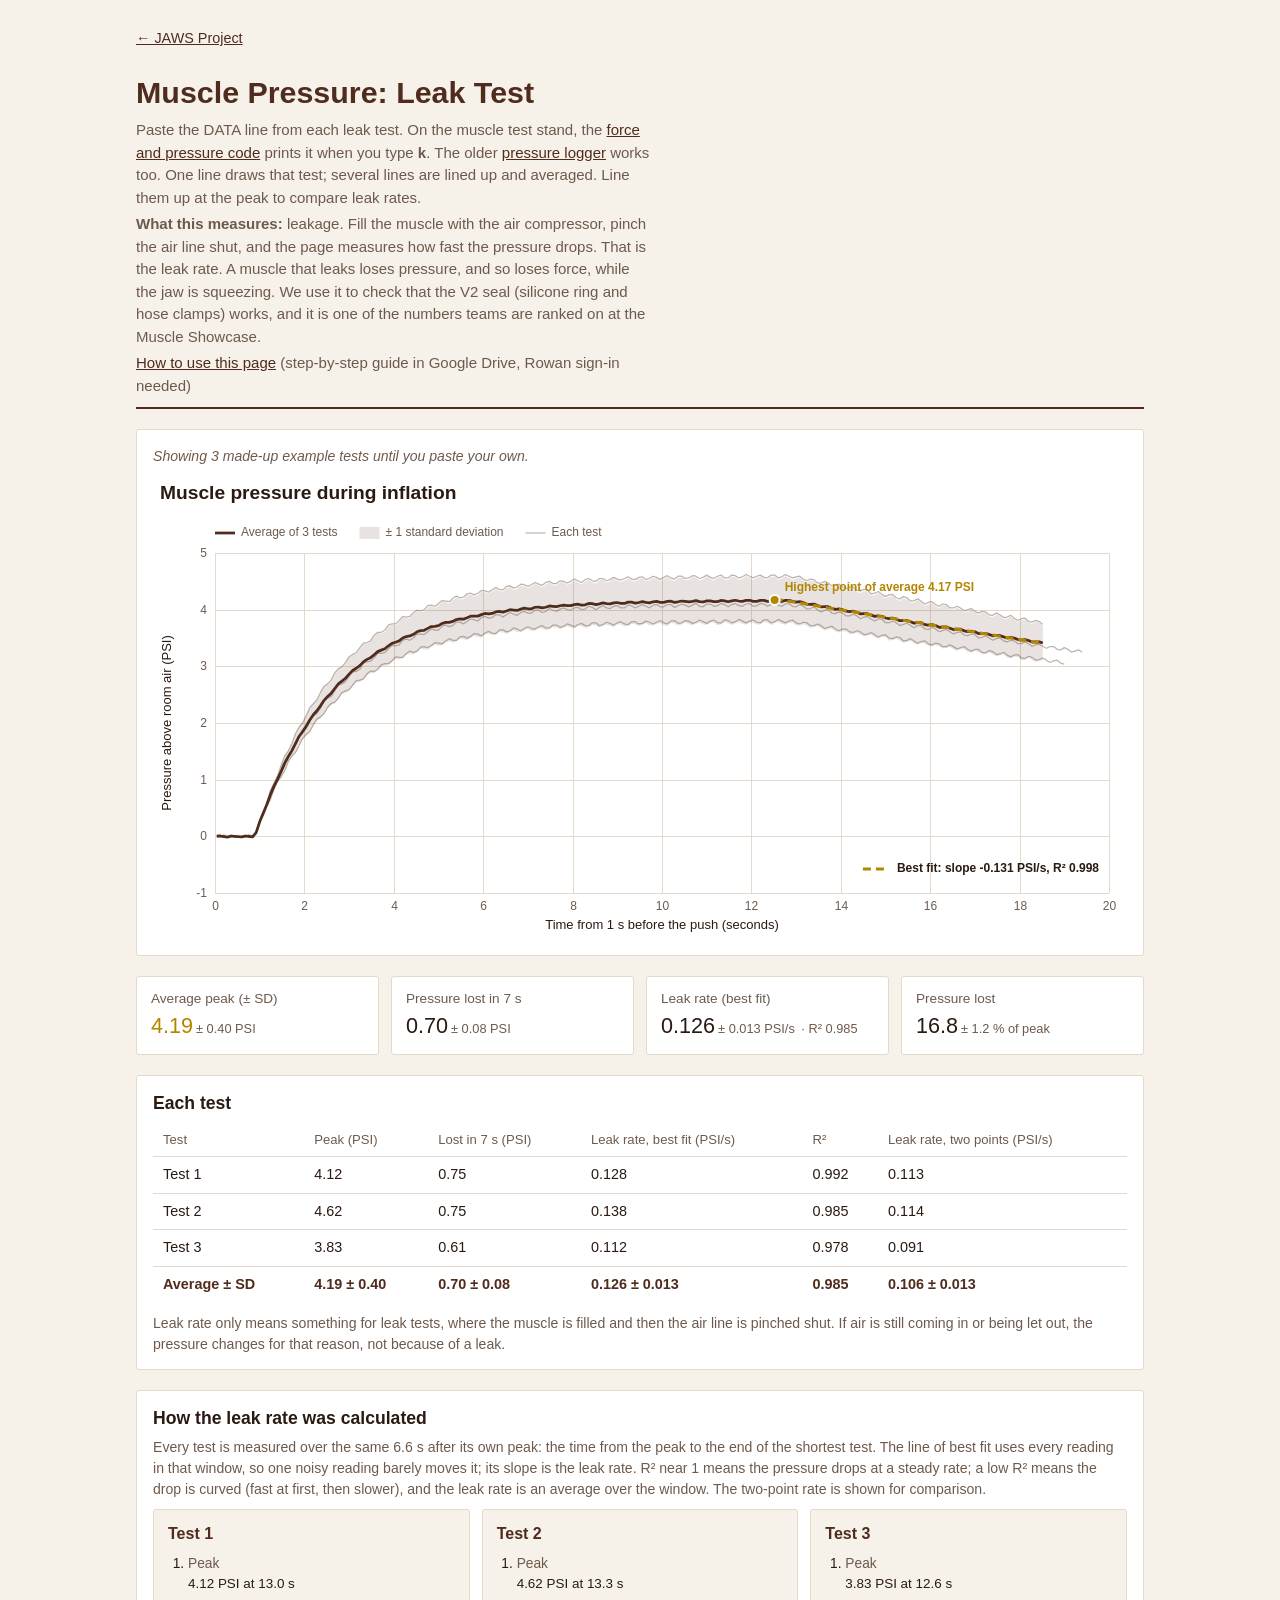
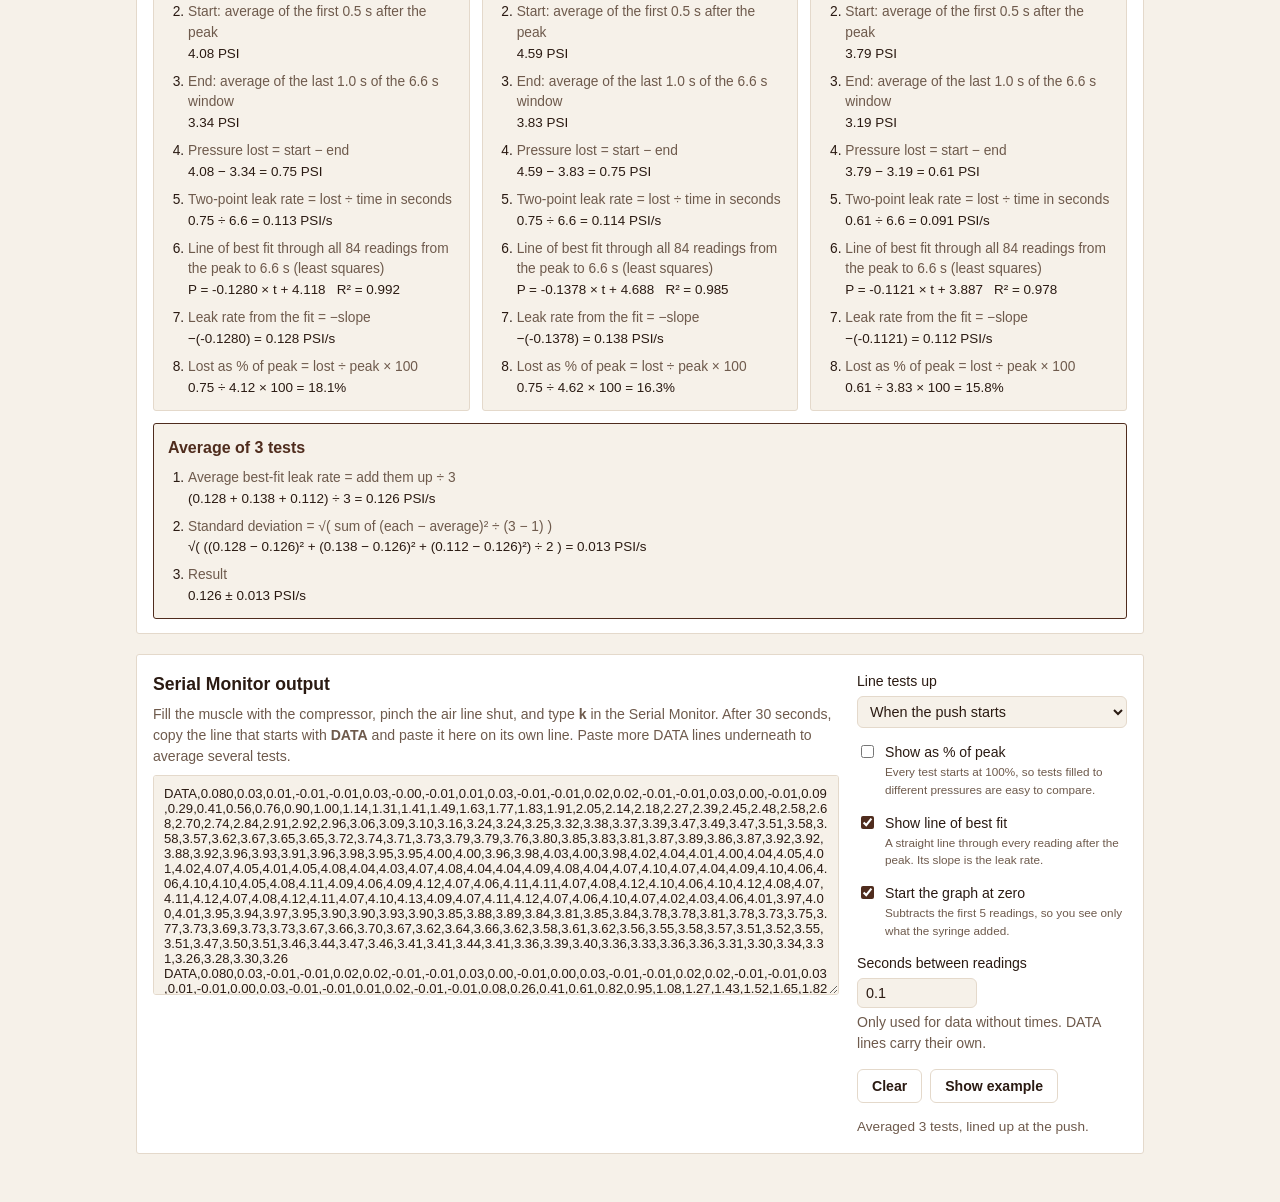
<file: tools/muscle-pressure.html>
<!DOCTYPE html>
<html lang="en">
<head>
<meta charset="utf-8">
<meta name="viewport" content="width=device-width,initial-scale=1,viewport-fit=cover">
<title>Muscle Pressure: Leak Test</title>
<style>
:root {
  --bg: #f6f1e9;
  --panel: #ffffff;
  --ink: #2a1a12;
  --muted: #6e5a4c;
  --line: #e4d9cb;
  --air: #4f2c1d;
  --air-soft: rgba(79, 44, 29, 0.13);
  --trace: rgba(110, 90, 76, 0.45);
  --muscle: #b38600;
  --warn-bg: #fff4cc;
  --warn-ink: #6b4f00;
  --font-display: "Helvetica Neue", Helvetica, Arial, sans-serif;
  --font-body: "Helvetica Neue", Helvetica, Arial, sans-serif;
  --font-mono: "Helvetica Neue", Helvetica, Arial, sans-serif;
  color-scheme: light;
}
@media (prefers-color-scheme: dark) {
  :root:not([data-theme="light"]) {
    --bg: #1a120d; --panel: #251a14; --ink: #f4ece3; --muted: #bba795; --line: #3d2c22;
    --air: #ffcc00; --air-soft: rgba(255, 204, 0, 0.15); --trace: rgba(187, 167, 149, 0.45);
    --muscle: #fff1c7; --warn-bg: #3a2e0c; --warn-ink: #ffdd66; color-scheme: dark;
  }
}
:root[data-theme="dark"] {
  --bg: #1a120d; --panel: #251a14; --ink: #f4ece3; --muted: #bba795; --line: #3d2c22;
  --air: #ffcc00; --air-soft: rgba(255, 204, 0, 0.15); --trace: rgba(187, 167, 149, 0.45);
  --muscle: #fff1c7; --warn-bg: #3a2e0c; --warn-ink: #ffdd66; color-scheme: dark;
}
* { box-sizing: border-box; }
header h1 { color: var(--air); }
header { border-bottom: 2px solid var(--air); padding-bottom: 10px; }
header p a, .back { color: var(--air); }
.back { font-size: .9rem; }
body {
  margin: 0; background: var(--bg); color: var(--ink); font-family: var(--font-body); font-size: 15px; line-height: 1.5;
}
.wrap {
  max-width: 1040px; margin: 0 auto;
  padding-top: max(28px, env(safe-area-inset-top, 0px));
  padding-bottom: max(48px, env(safe-area-inset-bottom, 0px));
  padding-left: max(16px, env(safe-area-inset-left, 0px));
  padding-right: max(16px, env(safe-area-inset-right, 0px));
  display: flex; flex-direction: column; gap: 20px;
}
header h1 {
  font-family: var(--font-display); font-weight: 700; font-size: 1.9rem;
  margin: 0; text-wrap: balance;
}
header p { margin: 4px 0 0; color: var(--muted); max-width: 62ch; }
.panel { background: var(--panel); border: 1px solid var(--line); border-radius: 3px; }
.chart-panel { padding: 16px; display: flex; flex-direction: column; gap: 10px; min-width: 0; }
.title-input {
  font-family: var(--font-display); font-weight: 600; font-size: 1.2rem; color: var(--ink);
  background: transparent; border: 1px dashed transparent; border-radius: 6px; padding: 4px 6px; width: 100%;
}
.title-input:hover { border-color: var(--line); }
.title-input:focus { outline: none; border-color: var(--air); }
.canvas-box { position: relative; width: 100%; height: 420px; }
canvas { display: block; width: 100%; height: 100%; }
.example-tag { align-self: flex-start; font-style: italic; color: var(--muted); font-size: .88rem; }
.stats { display: grid; grid-template-columns: repeat(4, minmax(0, 1fr)); gap: 12px; }
.stat { padding: 12px 14px; min-width: 0; }
.stat .k { font-size: 0.85rem; color: var(--muted); }
.stat .v { font-family: var(--font-mono); font-size: 1.35rem; font-weight: 500; font-variant-numeric: tabular-nums; }
.stat .v small { font-size: 0.8rem; color: var(--muted); margin-left: 3px; }
.stat.peak .v { color: var(--muscle); }
.tests-panel { padding: 14px 16px; }
.tests-panel h2, .input-panel h2 { font-family: var(--font-display); font-weight: 600; font-size: 1.1rem; margin: 0 0 6px; }
.table-scroll { overflow-x: auto; }
table { border-collapse: collapse; width: 100%; font-size: 0.9rem; font-variant-numeric: tabular-nums; }
th, td { text-align: left; padding: 7px 10px; border-bottom: 1px solid var(--line); white-space: nowrap; }
th { font-size: 0.82rem; color: var(--muted); font-weight: 500; }
td.num { font-family: var(--font-mono); }
tr.avg td { font-weight: 600; color: var(--air); border-bottom: none; }
.note { margin: 10px 0 0; font-size: .88rem; color: var(--muted); }
.calc-grid { display: grid; grid-template-columns: repeat(auto-fit, minmax(300px, 1fr)); gap: 12px; }
.calc-card { border: 1px solid var(--line); border-radius: 3px; padding: 12px 14px; min-width: 0; background: var(--bg); }
.calc-card h3 { font-family: var(--font-display); font-weight: 600; font-size: 1rem; margin: 0 0 8px; color: var(--air); }
.calc-card ol { margin: 0; padding-left: 20px; display: flex; flex-direction: column; gap: 8px; font-size: 0.86rem; }
.calc-card li span { display: block; color: var(--muted); }
.calc-card code { display: block; font-family: var(--font-mono); font-size: 0.84rem; color: var(--ink); overflow-wrap: anywhere; font-variant-numeric: tabular-nums; }
.calc-avg { grid-column: 1 / -1; border-color: var(--air); }
.input-panel { padding: 16px; display: grid; grid-template-columns: minmax(0, 1fr) 270px; gap: 18px; }
.hint { margin: 0 0 8px; color: var(--muted); font-size: 0.88rem; }
textarea {
  width: 100%; height: 220px; resize: vertical;
  font-family: var(--font-mono); font-size: 0.82rem; color: var(--ink);
  background: var(--bg); border: 1px solid var(--line); border-radius: 3px; padding: 10px;
}
textarea:focus, input:focus-visible, select:focus-visible, button:focus-visible { outline: 2px solid var(--air); outline-offset: 1px; }
.side { display: flex; flex-direction: column; gap: 14px; }
.field { display: flex; flex-direction: column; gap: 4px; font-size: 0.88rem; }
.field input[type="number"], .field select {
  font-family: var(--font-body); font-size: 0.9rem; padding: 6px 8px; border-radius: 6px;
  border: 1px solid var(--line); background: var(--bg); color: var(--ink);
}
.field input[type="number"] { font-family: var(--font-mono); width: 120px; }
.check { display: flex; gap: 8px; align-items: flex-start; font-size: 0.88rem; }
.check input { margin-top: 3px; accent-color: var(--air); }
.check span small { display: block; color: var(--muted); }
.buttons { display: flex; gap: 8px; flex-wrap: wrap; }
button {
  font-family: var(--font-body); font-weight: 600; font-size: 0.88rem; padding: 8px 14px; border-radius: 6px;
  border: 1px solid var(--line); background: var(--panel); color: var(--ink); cursor: pointer;
}
button:hover { border-color: var(--air); color: var(--air); }
.status { font-size: 0.85rem; color: var(--muted); }
.status.err { color: var(--warn-ink); background: var(--warn-bg); padding: 8px 10px; border-radius: 6px; }
@media (max-width: 760px) {
  .stats { grid-template-columns: repeat(2, minmax(0, 1fr)); }
  .input-panel { grid-template-columns: minmax(0, 1fr); }
  .canvas-box { height: 300px; }
}
code, kbd, pre, textarea, input, select, button { font-family: var(--font-body); }
</style>
</head>
<body>
<div class="wrap">
  <a class="back" href="../guide.html">← JAWS Project</a>
  <header>
    <h1>Muscle Pressure: Leak Test</h1>
    <p>Paste the DATA line from each leak test. On the muscle test stand, the <a href="https://github.com/pagano770/Jaws-Leaderboard/blob/main/arduino/muscle_force_pressure/muscle_force_pressure.ino" target="_blank" rel="noopener">force and pressure code</a> prints it when you type <b>k</b>. The older <a href="https://github.com/pagano770/Jaws-Leaderboard/blob/main/arduino/muscle_pressure_logger/muscle_pressure_logger.ino" target="_blank" rel="noopener">pressure logger</a> works too. One line draws that test; several lines are lined up and averaged. Line them up at the peak to compare leak rates.</p>
    <p><b>What this measures:</b> leakage. Fill the muscle with the air compressor, pinch the air line shut, and the page measures how fast the pressure drops. That is the leak rate. A muscle that leaks loses pressure, and so loses force, while the jaw is squeezing. We use it to check that the V2 seal (silicone ring and hose clamps) works, and it is one of the numbers teams are ranked on at the Muscle Showcase.</p>
  <p class="howto"><a href="https://drive.google.com/file/d/1fF00G31CKlRnlN5swF3SZMw2_DQHdNsM/view?usp=sharing" target="_blank" rel="noopener">How to use this page</a> (step-by-step guide in Google Drive, Rowan sign-in needed)</p>
  </header>

  <section class="panel chart-panel">
    <span class="example-tag" id="exampleTag">Showing 3 made-up example tests until you paste your own.</span>
    <input class="title-input" id="graphTitle" value="Muscle pressure during inflation" aria-label="Graph title">
    <div class="canvas-box"><canvas id="chart" aria-label="Pressure over time graph"></canvas></div>
  </section>

  <section class="stats">
    <div class="panel stat peak"><div class="k" id="kA">Peak pressure</div><div class="v" id="sA">–</div></div>
    <div class="panel stat"><div class="k" id="kB">–</div><div class="v" id="sB">–</div></div>
    <div class="panel stat"><div class="k" id="kC">–</div><div class="v" id="sC">–</div></div>
    <div class="panel stat"><div class="k" id="kD">–</div><div class="v" id="sD">–</div></div>
  </section>

  <section class="panel tests-panel" id="testsPanel" hidden>
    <h2>Each test</h2>
    <div class="table-scroll">
      <table>
        <thead id="testsHead"></thead>
        <tbody id="testsBody"></tbody>
      </table>
    </div>
    <p class="note" id="leakNote" hidden>Leak rate only means something for leak tests, where the muscle is filled and then the air line is pinched shut. If air is still coming in or being let out, the pressure changes for that reason, not because of a leak.</p>
  </section>

  <section class="panel tests-panel" id="calcPanel" hidden>
    <h2>How the leak rate was calculated</h2>
    <p class="hint" id="calcIntro"></p>
    <div class="calc-grid" id="calcBody"></div>
  </section>

  <section class="panel input-panel">
    <div>
      <h2>Serial Monitor output</h2>
      <p class="hint">Fill the muscle with the compressor, pinch the air line shut, and type <b>k</b> in the Serial Monitor. After 30 seconds, copy the line that starts with <b>DATA</b> and paste it here on its own line. Paste more DATA lines underneath to average several tests.</p>
      <textarea id="raw" spellcheck="false" aria-label="Serial Monitor output"></textarea>
    </div>
    <div class="side">
      <div class="field">
        <label for="alignMode">Line tests up</label>
        <select id="alignMode">
          <option value="push" selected>When the push starts</option>
          <option value="peak">At the peak (best for leak rate)</option>
          <option value="none">Don't line up</option>
        </select>
      </div>
      <label class="check" for="pct">
        <input type="checkbox" id="pct">
        <span>Show as % of peak<small>Every test starts at 100%, so tests filled to different pressures are easy to compare.</small></span>
      </label>
      <label class="check" for="fitOn">
        <input type="checkbox" id="fitOn" checked>
        <span>Show line of best fit<small>A straight line through every reading after the peak. Its slope is the leak rate.</small></span>
      </label>
      <label class="check" for="zero">
        <input type="checkbox" id="zero" checked>
        <span>Start the graph at zero<small>Subtracts the first 5 readings, so you see only what the syringe added.</small></span>
      </label>
      <div class="field">
        <label for="interval">Seconds between readings</label>
        <input type="number" id="interval" value="0.1" min="0.01" step="0.05">
        <small class="hint" style="margin:0">Only used for data without times. DATA lines carry their own.</small>
      </div>
      <div class="buttons">
        <button id="clearBtn" type="button">Clear</button>
        <button id="exampleBtn" type="button">Show example</button>
      </div>
      <div class="status" id="status"></div>
    </div>
  </section>
</div>

<script>
(function () {
  const $ = id => document.getElementById(id);
  const fitOn = $("fitOn");
  const raw = $("raw"), zero = $("zero"), alignMode = $("alignMode"), pct = $("pct"), interval = $("interval");
  const statusEl = $("status"), exampleTag = $("exampleTag"), canvas = $("chart");
  const LEAD = 1.0;          // seconds of rest kept before the push when lining up at the push
  const ONSET_PSI = 0.15;    // pressure that counts as "push started"
  let isExample = false;
  let view = null;

  // ---------- example data (clearly marked as made up) ----------
  function exampleLine(peak, onset, seed) {
    const dt = 0.08, vals = [];
    for (let i = 0; i < 250; i++) {
      const t = i * dt;
      let p = 0;
      const up = t - onset;
      if (up > 0 && up < 12) p = peak * (1 - Math.exp(-up * 0.55)) / (1 - Math.exp(-12 * 0.55));
      if (up >= 12) p = peak * Math.exp(-(up - 12) * 0.035);
      p += Math.sin(i * 1.7 + seed) * 0.03;
      vals.push(Math.max(p, -0.01).toFixed(2));
    }
    return "DATA," + dt.toFixed(3) + "," + vals.join(",");
  }
  function makeExample() {
    return [exampleLine(4.1, 1.4, 1), exampleLine(4.6, 2.3, 2), exampleLine(3.8, 1.8, 3)].join("\n");
  }

  // ---------- parsing ----------
  function parse(text) {
    const tests = [], psi = [], hpa = [], timed = [];
    text.split(/\r?\n/).forEach(line => {
      const s = line.trim().replace(/^\d{1,2}:\d{2}:\d{2}(?:\.\d+)?\s*->\s*/, "");
      if (!s) return;
      let m;
      if ((m = s.match(/^DATA,\s*(\d*\.?\d+)\s*,(.*)$/i))) {
        const dt = +m[1] || 0.1, pts = [];
        m[2].split(",").forEach(v => { const n = parseFloat(v); if (!isNaN(n)) pts.push([pts.length * dt, n]); });
        if (pts.length > 1) tests.push(pts);
        return;
      }
      if ((m = s.match(/^(-?\d+(?:\.\d+)?)\s*,\s*(-?\d+(?:\.\d+)?)\s*$/))) { timed.push([+m[1], +m[2]]); return; }
      if ((m = s.match(/Muscle_Pressure_PSI:\s*(-?\d+(?:\.\d+)?)/i))) { psi.push(+m[1]); return; }
      if ((m = s.match(/\(PSI\)\s*:\s*(-?\d+(?:\.\d+)?)/i))) { psi.push(+m[1]); return; }
      if ((m = s.match(/\(hPa\)\s*:\s*(-?\d+(?:\.\d+)?)/i))) { hpa.push(+m[1] / 68.947572932); return; }
      if ((m = s.match(/^(-?\d+(?:\.\d+)?)$/))) { psi.push(+m[1]); return; }
    });
    if (tests.length) return tests;
    if (timed.length > 1) return [timed];
    const vals = psi.length ? psi : hpa;
    const dt = Math.max(parseFloat(interval.value) || 0.1, 0.001);
    return vals.length > 1 ? [vals.map((v, i) => [i * dt, v])] : [];
  }

  // ---------- math helpers ----------
  function prep(test) {
    const n0 = Math.min(5, test.length);
    const base = zero.checked ? test.slice(0, n0).reduce((a, p) => a + p[1], 0) / n0 : 0;
    const t0 = test[0][0];
    return test.map(p => [p[0] - t0, p[1] - base]);
  }
  function peakOf(test) {
    let pk = test[0];
    test.forEach(p => { if (p[1] > pk[1]) pk = p; });
    return pk;
  }
  function lineUp(test, mode) {
    if (mode === "peak") {
      const pkT = peakOf(test)[0];
      return test.map(p => [p[0] - pkT, p[1]]);
    }
    let shift = 0;
    if (mode === "push") {
      const hit = test.find(p => p[1] > ONSET_PSI);
      shift = Math.max((hit ? hit[0] : 0) - LEAD, 0);
    }
    return test.filter(p => p[0] >= shift - 1e-9).map(p => [p[0] - shift, p[1]]);
  }
  function valueAt(test, t) {
    if (t <= test[0][0]) return test[0][1];
    for (let i = 1; i < test.length; i++) {
      if (test[i][0] >= t) {
        const a = test[i - 1], b = test[i];
        return a[1] + (b[1] - a[1]) * (t - a[0]) / ((b[0] - a[0]) || 1);
      }
    }
    return test[test.length - 1][1];
  }
  // average of the readings within `w` seconds after time t, to smooth sensor noise
  function smoothAt(test, t, w) {
    const pts = test.filter(p => p[0] >= t - 1e-9 && p[0] <= t + w + 1e-9);
    return pts.length ? pts.reduce((a, p) => a + p[1], 0) / pts.length : valueAt(test, t);
  }
  // least-squares straight line y = m·x + b through points [[x, y], …], with R²
  function linfit(pts) {
    const n = pts.length;
    if (n < 2) return null;
    let sx = 0, sy = 0;
    pts.forEach(p => { sx += p[0]; sy += p[1]; });
    const mx = sx / n, my = sy / n;
    let sxx = 0, sxy = 0, syy = 0;
    pts.forEach(p => { const dx = p[0] - mx, dy = p[1] - my; sxx += dx * dx; sxy += dx * dy; syy += dy * dy; });
    if (sxx === 0) return null;
    const m = sxy / sxx, b = my - m * mx;
    const r2 = syy > 0 ? (sxy * sxy) / (sxx * syy) : 1;
    return { m, b, r2, n, x0: pts[0][0], x1: pts[n - 1][0] };
  }
  function mean(a) { return a.reduce((x, y) => x + y, 0) / a.length; }
  function sd(a) {
    if (a.length < 2) return 0;
    const m = mean(a);
    return Math.sqrt(a.reduce((s, x) => s + (x - m) * (x - m), 0) / (a.length - 1));
  }
  function fmt(n, d) { return (Math.abs(n) < Math.pow(10, -d) / 2 ? 0 : n).toFixed(d); }
  function pm(arr, d, unit, n) {
    return fmt(mean(arr), d) + "<small>" + (n > 1 ? "± " + fmt(sd(arr), d) + " " : "") + unit + "</small>";
  }

  // ---------- update ----------
  function setStat(id, label, html) { $("k" + id).textContent = label; $("s" + id).innerHTML = html; }

  function update() {
    const mode = alignMode.value;
    const tests = parse(raw.value).map(prep);
    $("testsPanel").hidden = true;
    $("calcPanel").hidden = true;

    if (!tests.length) {
      view = null;
      statusEl.className = "status err";
      statusEl.textContent = raw.value.trim()
        ? "No pressure numbers found. Paste the line that starts with DATA from the Serial Monitor."
        : "Paste a DATA line to draw the graph.";
      ["A", "B", "C", "D"].forEach(id => $("s" + id).textContent = "–");
      draw();
      return;
    }

    const lined = tests.map(t => lineUp(t, mode));
    const n = lined.length;
    const peaks = tests.map(peakOf);
    const pv = peaks.map(p => p[1]);
    const start = Math.max(...lined.map(t => t[0][0]));
    const end = Math.min(...lined.map(t => t[t.length - 1][0]));

    // leak numbers, measured from the peak over the shared window (in PSI)
    // (always calculated from each test's own peak, whatever the graph is lined up by)
    const fromPeak = tests.map(t => lineUp(t, "peak").filter(p => p[0] >= -1e-9));
    const window = Math.min(...fromPeak.map(t => t[t.length - 1][0]));
    const lost = [], rate = [], startArr = [], endArr = [], fits = [], fitRate = [], fitR2 = [];
    const endW = Math.min(1, window / 4);
    fromPeak.forEach(t => {
      const startP = smoothAt(t, 0, 0.5);
      const endP = smoothAt(t, Math.max(window - endW, 0), endW);
      const d = startP - endP;
      startArr.push(startP); endArr.push(endP);
      lost.push(d);
      rate.push(window > 0 ? d / window : 0);
      const f = linfit(t.filter(p => p[0] <= window + 1e-9));
      fits.push(f);
      fitRate.push(f ? -f.m : 0);
      fitR2.push(f ? f.r2 : 0);
    });

    // values to draw: PSI or % of each test's peak
    const shown = lined.map((t, i) => pct.checked ? t.map(p => [p[0], pv[i] > 0.05 ? p[1] / pv[i] * 100 : 0]) : t);

    let main, band = null;
    if (n === 1) {
      main = shown[0];
    } else {
      const steps = shown.map(t => (t[t.length - 1][0] - t[0][0]) / (t.length - 1));
      const step = Math.min(...steps);
      main = []; const lo = [], hi = [];
      for (let x = start; x <= end + 1e-9; x += step) {
        const vals = shown.map(t => valueAt(t, x));
        const m = mean(vals), s = sd(vals);
        main.push([x, m]); lo.push([x, m - s]); hi.push([x, m + s]);
      }
      band = { lo, hi };
    }
    view = { main, faint: n > 1 ? shown : [], band, n, mode, peak: mode === "peak" ? main.reduce((a, p) => Math.abs(p[0]) < Math.abs(a[0]) ? p : a) : peakOf(main) };
    view.fit = linfit(main.filter(p => p[0] >= view.peak[0] - 1e-9 && p[0] <= view.peak[0] + window + 1e-9));

    // stat tiles
    setStat("A", n > 1 ? "Average peak (± SD)" : "Peak pressure", pm(pv, 2, "PSI", n));
    setStat("B", "Pressure lost in " + fmt(window, 0) + " s", pm(lost, 2, "PSI", n));
    setStat("C", "Leak rate (best fit)", pm(fitRate, 3, "PSI/s", n) + "<small> · R² " + fmt(mean(fitR2), 3) + "</small>");
    const pctLost = lost.map((d, i) => pv[i] > 0.05 ? d / pv[i] * 100 : 0);
    setStat("D", "Pressure lost", pm(pctLost, 1, "% of peak", n));

    // table
    $("testsHead").innerHTML = "<tr><th>Test</th><th>Peak (PSI)</th><th>Lost in " + fmt(window, 0) + " s (PSI)</th><th>Leak rate, best fit (PSI/s)</th><th>R²</th><th>Leak rate, two points (PSI/s)</th></tr>";
    const rows = lined.map((t, i) =>
      "<tr><td>Test " + (i + 1) + "</td><td class=\"num\">" + fmt(pv[i], 2) + "</td>" +
      "<td class=\"num\">" + fmt(lost[i], 2) + "</td><td class=\"num\">" + fmt(fitRate[i], 3) + "</td><td class=\"num\">" + fmt(fitR2[i], 3) + "</td><td class=\"num\">" + fmt(rate[i], 3) + "</td></tr>").join("");
    const avgRow = n > 1 ? "<tr class=\"avg\"><td>Average ± SD</td><td class=\"num\">" + fmt(mean(pv), 2) + " ± " + fmt(sd(pv), 2) + "</td>" +
      "<td class=\"num\">" + fmt(mean(lost), 2) + " ± " + fmt(sd(lost), 2) + "</td><td class=\"num\">" + fmt(mean(fitRate), 3) + " ± " + fmt(sd(fitRate), 3) + "</td><td class=\"num\">" + fmt(mean(fitR2), 3) + "</td><td class=\"num\">" + fmt(mean(rate), 3) + " ± " + fmt(sd(rate), 3) + "</td></tr>" : "";
    $("testsBody").innerHTML = rows + avgRow;
    $("leakNote").hidden = false;
    $("testsPanel").hidden = false;

    // worked calculations
    const cards = fromPeak.map((t, i) => {
      const pctL = pv[i] > 0.05 ? lost[i] / pv[i] * 100 : 0;
      return "<div class=\"calc-card\"><h3>Test " + (i + 1) + "</h3><ol>" +
        "<li><span>Peak</span><code>" + fmt(pv[i], 2) + " PSI at " + fmt(peaks[i][0], 1) + " s</code></li>" +
        "<li><span>Start: average of the first 0.5 s after the peak</span><code>" + fmt(startArr[i], 2) + " PSI</code></li>" +
        "<li><span>End: average of the last " + fmt(endW, 1) + " s of the " + fmt(window, 1) + " s window</span><code>" + fmt(endArr[i], 2) + " PSI</code></li>" +
        "<li><span>Pressure lost = start − end</span><code>" + fmt(startArr[i], 2) + " − " + fmt(endArr[i], 2) + " = " + fmt(lost[i], 2) + " PSI</code></li>" +
        "<li><span>Two-point leak rate = lost ÷ time in seconds</span><code>" + fmt(lost[i], 2) + " ÷ " + fmt(window, 1) + " = " + fmt(rate[i], 3) + " PSI/s</code></li>" +
        (fits[i] ? "<li><span>Line of best fit through all " + fits[i].n + " readings from the peak to " + fmt(window, 1) + " s (least squares)</span><code>P = " + fmt(fits[i].m, 4) + " × t + " + fmt(fits[i].b, 3) + " &nbsp; R² = " + fmt(fits[i].r2, 3) + "</code></li>" +
        "<li><span>Leak rate from the fit = −slope</span><code>−(" + fmt(fits[i].m, 4) + ") = " + fmt(fitRate[i], 3) + " PSI/s</code></li>" : "") +
        "<li><span>Lost as % of peak = lost ÷ peak × 100</span><code>" + fmt(lost[i], 2) + " ÷ " + fmt(pv[i], 2) + " × 100 = " + fmt(pctL, 1) + "%</code></li>" +
        "</ol></div>";
    }).join("");
    let avg = "";
    if (n > 1) {
      const m = mean(fitRate);
      avg = "<div class=\"calc-card calc-avg\"><h3>Average of " + n + " tests</h3><ol>" +
        "<li><span>Average best-fit leak rate = add them up ÷ " + n + "</span><code>(" + fitRate.map(r => fmt(r, 3)).join(" + ") + ") ÷ " + n + " = " + fmt(m, 3) + " PSI/s</code></li>" +
        "<li><span>Standard deviation = √( sum of (each − average)² ÷ (" + n + " − 1) )</span><code>√( (" + fitRate.map(r => "(" + fmt(r, 3) + " − " + fmt(m, 3) + ")²").join(" + ") + ") ÷ " + (n - 1) + " ) = " + fmt(sd(fitRate), 3) + " PSI/s</code></li>" +
        "<li><span>Result</span><code>" + fmt(m, 3) + " ± " + fmt(sd(fitRate), 3) + " PSI/s</code></li>" +
        "</ol></div>";
    }
    $("calcIntro").textContent = "Every test is measured over the same " + fmt(window, 1) +
      " s after its own peak: the time from the peak to the end of the shortest test. The line of best fit uses every reading in that window, so one noisy reading barely moves it; its slope is the leak rate. R² near 1 means the pressure drops at a steady rate; a low R² means the drop is curved (fast at first, then slower), and the leak rate is an average over the window. The two-point rate is shown for comparison.";
    $("calcBody").innerHTML = cards + avg;
    $("calcPanel").hidden = false;

    statusEl.className = "status";
    statusEl.textContent = (n > 1 ? "Averaged " + n + " tests" : "Graphed 1 test") +
      (mode === "peak" ? ", lined up at the peak." : mode === "push" ? ", lined up at the push." : ".");
    draw();
  }

  // ---------- drawing ----------
  function niceStep(range, count) {
    const rawStep = range / count;
    const p = Math.pow(10, Math.floor(Math.log10(rawStep)));
    const f = rawStep / p;
    return (f < 1.5 ? 1 : f < 3 ? 2 : f < 7 ? 5 : 10) * p;
  }
  function cssVar(name) { return getComputedStyle(document.documentElement).getPropertyValue(name).trim(); }

  function draw() {
    const box = canvas.parentElement.getBoundingClientRect();
    const dpr = window.devicePixelRatio || 1;
    canvas.width = Math.round(box.width * dpr);
    canvas.height = Math.round(box.height * dpr);
    const ctx = canvas.getContext("2d");
    ctx.setTransform(dpr, 0, 0, dpr, 0, 0);
    const W = box.width, H = box.height;

    const ink = cssVar("--ink"), muted = cssVar("--muted"), line = cssVar("--line");
    const air = cssVar("--air"), airSoft = cssVar("--air-soft"), muscle = cssVar("--muscle");
    const trace = cssVar("--trace"), panel = cssVar("--panel");
    ctx.fillStyle = panel; ctx.fillRect(0, 0, W, H);

    const L = 62, R = 18, T = view && view.n > 1 ? 34 : 14, B = 46;
    const pw = W - L - R, ph = H - T - B;
    ctx.font = "12px Helvetica, Arial, sans-serif";

    if (!view) {
      ctx.fillStyle = muted; ctx.textAlign = "center"; ctx.textBaseline = "middle";
      ctx.fillText("Your graph will appear here", W / 2, H / 2);
      return;
    }

    const isPct = pct.checked;
    const all = view.main.concat(...view.faint, view.band ? view.band.hi.concat(view.band.lo) : []);
    const xMinData = Math.min(0, ...all.map(p => p[0]));
    const xMax = Math.max(...all.map(p => p[0])) || 1;
    let yMin = Math.min(0, ...all.map(p => p[1]));
    let yMax = Math.max(...all.map(p => p[1]));
    if (yMax - yMin < 0.5) yMax = yMin + 0.5;
    const yStep = niceStep(yMax - yMin, 5);
    yMin = Math.floor(yMin / yStep) * yStep;
    yMax = Math.ceil((yMax + yStep * 0.3) / yStep) * yStep;
    const xStep = niceStep(xMax - xMinData, 7);
    const xTop = Math.ceil(xMax / xStep) * xStep;
    const xLo = Math.floor(xMinData / xStep) * xStep;
    const X = v => L + ((v - xLo) / (xTop - xLo)) * pw;
    const Y = v => T + (1 - (v - yMin) / (yMax - yMin)) * ph;

    ctx.strokeStyle = line; ctx.lineWidth = 1; ctx.fillStyle = muted;
    ctx.textAlign = "right"; ctx.textBaseline = "middle";
    const yDec = yStep < 1 ? (yStep < 0.1 ? 2 : 1) : 0;
    for (let v = yMin; v <= yMax + 1e-9; v += yStep) {
      const y = Math.round(Y(v)) + 0.5;
      ctx.beginPath(); ctx.moveTo(L, y); ctx.lineTo(L + pw, y); ctx.stroke();
      ctx.fillText(fmt(v, yDec), L - 8, y);
    }
    ctx.textAlign = "center"; ctx.textBaseline = "top";
    const xDec = xStep < 1 ? 1 : 0;
    for (let v = xLo; v <= xTop + 1e-9; v += xStep) {
      const x = Math.round(X(v)) + 0.5;
      ctx.beginPath(); ctx.moveTo(x, T); ctx.lineTo(x, T + ph); ctx.stroke();
      ctx.fillText(fmt(v, xDec), x, T + ph + 8);
    }

    ctx.fillStyle = ink; ctx.font = "500 13px Helvetica, Arial, sans-serif";
    const xTitle = view.mode === "peak" ? "Time from the peak (seconds) · before ← 0 → after"
      : view.mode === "push" ? "Time from 1 s before the push (seconds)" : "Time (seconds)";
    ctx.fillText(xTitle, L + pw / 2, T + ph + 26);
    ctx.save(); ctx.translate(14, T + ph / 2); ctx.rotate(-Math.PI / 2);
    ctx.textBaseline = "middle";
    ctx.fillText(isPct ? "Pressure (% of peak)" : zero.checked ? "Pressure above room air (PSI)" : "Pressure (PSI)", 0, 0);
    ctx.restore();

    if (view.mode === "peak") {
      ctx.save(); ctx.setLineDash([4, 4]); ctx.strokeStyle = muted; ctx.lineWidth = 1;
      const x0 = Math.round(X(0)) + 0.5;
      ctx.beginPath(); ctx.moveTo(x0, T); ctx.lineTo(x0, T + ph); ctx.stroke(); ctx.restore();
    }

    const path = pts => { ctx.beginPath(); pts.forEach((p, i) => i ? ctx.lineTo(X(p[0]), Y(p[1])) : ctx.moveTo(X(p[0]), Y(p[1]))); };

    if (view.n === 1) {
      const base = Y(Math.max(yMin, 0)), s = view.main;
      path(s); ctx.lineTo(X(s[s.length - 1][0]), base); ctx.lineTo(X(s[0][0]), base); ctx.closePath();
      ctx.fillStyle = airSoft; ctx.fill();
    } else {
      const hi = view.band.hi, lo = view.band.lo;
      path(hi); for (let i = lo.length - 1; i >= 0; i--) ctx.lineTo(X(lo[i][0]), Y(lo[i][1]));
      ctx.closePath(); ctx.fillStyle = airSoft; ctx.fill();
      ctx.strokeStyle = trace; ctx.lineWidth = 1.25; ctx.lineJoin = "round";
      view.faint.forEach(t => { path(t); ctx.stroke(); });
    }

    path(view.main);
    ctx.strokeStyle = air; ctx.lineWidth = view.n > 1 ? 2.75 : 2.25; ctx.lineJoin = "round"; ctx.stroke();

    // line of best fit over the leak window
    if (fitOn.checked && view.fit) {
      const f = view.fit;
      ctx.save(); ctx.setLineDash([8, 5]); ctx.strokeStyle = muscle; ctx.lineWidth = 3;
      ctx.beginPath(); ctx.moveTo(X(f.x0), Y(f.m * f.x0 + f.b)); ctx.lineTo(X(f.x1), Y(f.m * f.x1 + f.b)); ctx.stroke(); ctx.restore();
      const unit = isPct ? "%/s" : "PSI/s";
      const txt = "Best fit: slope " + fmt(f.m, 3) + " " + unit + ", R² " + fmt(f.r2, 3);
      ctx.font = "600 12px Helvetica, Arial, sans-serif"; ctx.fillStyle = ink;
      const tw2 = ctx.measureText(txt).width;
      const ty = T + ph - 24, tx = L + pw - tw2 - 10;
      ctx.save(); ctx.setLineDash([8, 5]); ctx.strokeStyle = muscle; ctx.lineWidth = 3;
      ctx.beginPath(); ctx.moveTo(tx - 34, ty); ctx.lineTo(tx - 8, ty); ctx.stroke(); ctx.restore();
      ctx.textAlign = "left"; ctx.textBaseline = "middle";
      ctx.fillText(txt, tx, ty);
    }

    // peak marker: in peak mode it sits at time 0, where every test is at its own peak
    const pk = view.peak, px = X(pk[0]), py = Y(pk[1]);
    ctx.beginPath(); ctx.arc(px, py, 5, 0, Math.PI * 2);
    ctx.fillStyle = muscle; ctx.fill();
    ctx.strokeStyle = panel; ctx.lineWidth = 2; ctx.stroke();
    const value = isPct ? fmt(pk[1], 0) + "%" : fmt(pk[1], 2) + " PSI";
    const label = view.n > 1
      ? (view.mode === "peak" ? "Average peak " + value : "Highest point of average " + value)
      : "Peak " + value;
    ctx.font = "600 12px Helvetica, Arial, sans-serif";
    const tw = ctx.measureText(label).width;
    let lx = px + 10, alignTxt = "left";
    if (lx + tw > L + pw) { lx = px - 10; alignTxt = "right"; }
    ctx.textAlign = alignTxt; ctx.textBaseline = "bottom"; ctx.fillStyle = muscle;
    ctx.fillText(label, lx, Math.max(py - 6, T + 14));

    if (view.n > 1) {
      ctx.font = "12px Helvetica, Arial, sans-serif"; ctx.textBaseline = "middle"; ctx.textAlign = "left";
      let x = L; const y = 14;
      const item = (drawKey, text) => { drawKey(x, y); x += 26; ctx.fillStyle = muted; ctx.fillText(text, x, y); x += ctx.measureText(text).width + 22; };
      item((x0, y0) => { ctx.strokeStyle = air; ctx.lineWidth = 2.75; ctx.beginPath(); ctx.moveTo(x0, y0); ctx.lineTo(x0 + 20, y0); ctx.stroke(); }, "Average of " + view.n + " tests");
      item((x0, y0) => { ctx.fillStyle = airSoft; ctx.fillRect(x0, y0 - 6, 20, 12); }, "± 1 standard deviation");
      if (x + 120 < W) item((x0, y0) => { ctx.strokeStyle = trace; ctx.lineWidth = 1.25; ctx.beginPath(); ctx.moveTo(x0, y0); ctx.lineTo(x0 + 20, y0); ctx.stroke(); }, "Each test");
    }
  }

  // ---------- wiring ----------
  let timer;
  function scheduled() { clearTimeout(timer); timer = setTimeout(update, 120); }
  raw.addEventListener("input", () => {
    if (isExample) { isExample = false; exampleTag.hidden = true; }
    scheduled();
  });
  [zero, alignMode, pct, fitOn].forEach(el => el.addEventListener("change", update));
  interval.addEventListener("input", scheduled);
  $("clearBtn").addEventListener("click", () => {
    raw.value = ""; isExample = false; exampleTag.hidden = true; update(); raw.focus();
  });
  $("exampleBtn").addEventListener("click", loadExample);
  function loadExample() { raw.value = makeExample(); isExample = true; exampleTag.hidden = false; update(); }

  window.addEventListener("resize", draw);
  try { window.matchMedia("(prefers-color-scheme: dark)").addEventListener("change", draw); } catch (e) {}
  new MutationObserver(draw).observe(document.documentElement, { attributes: true, attributeFilter: ["data-theme"] });
  if (document.fonts && document.fonts.ready) document.fonts.ready.then(draw);

  loadExample();
})();
</script>
</body>
</html>
</file>
